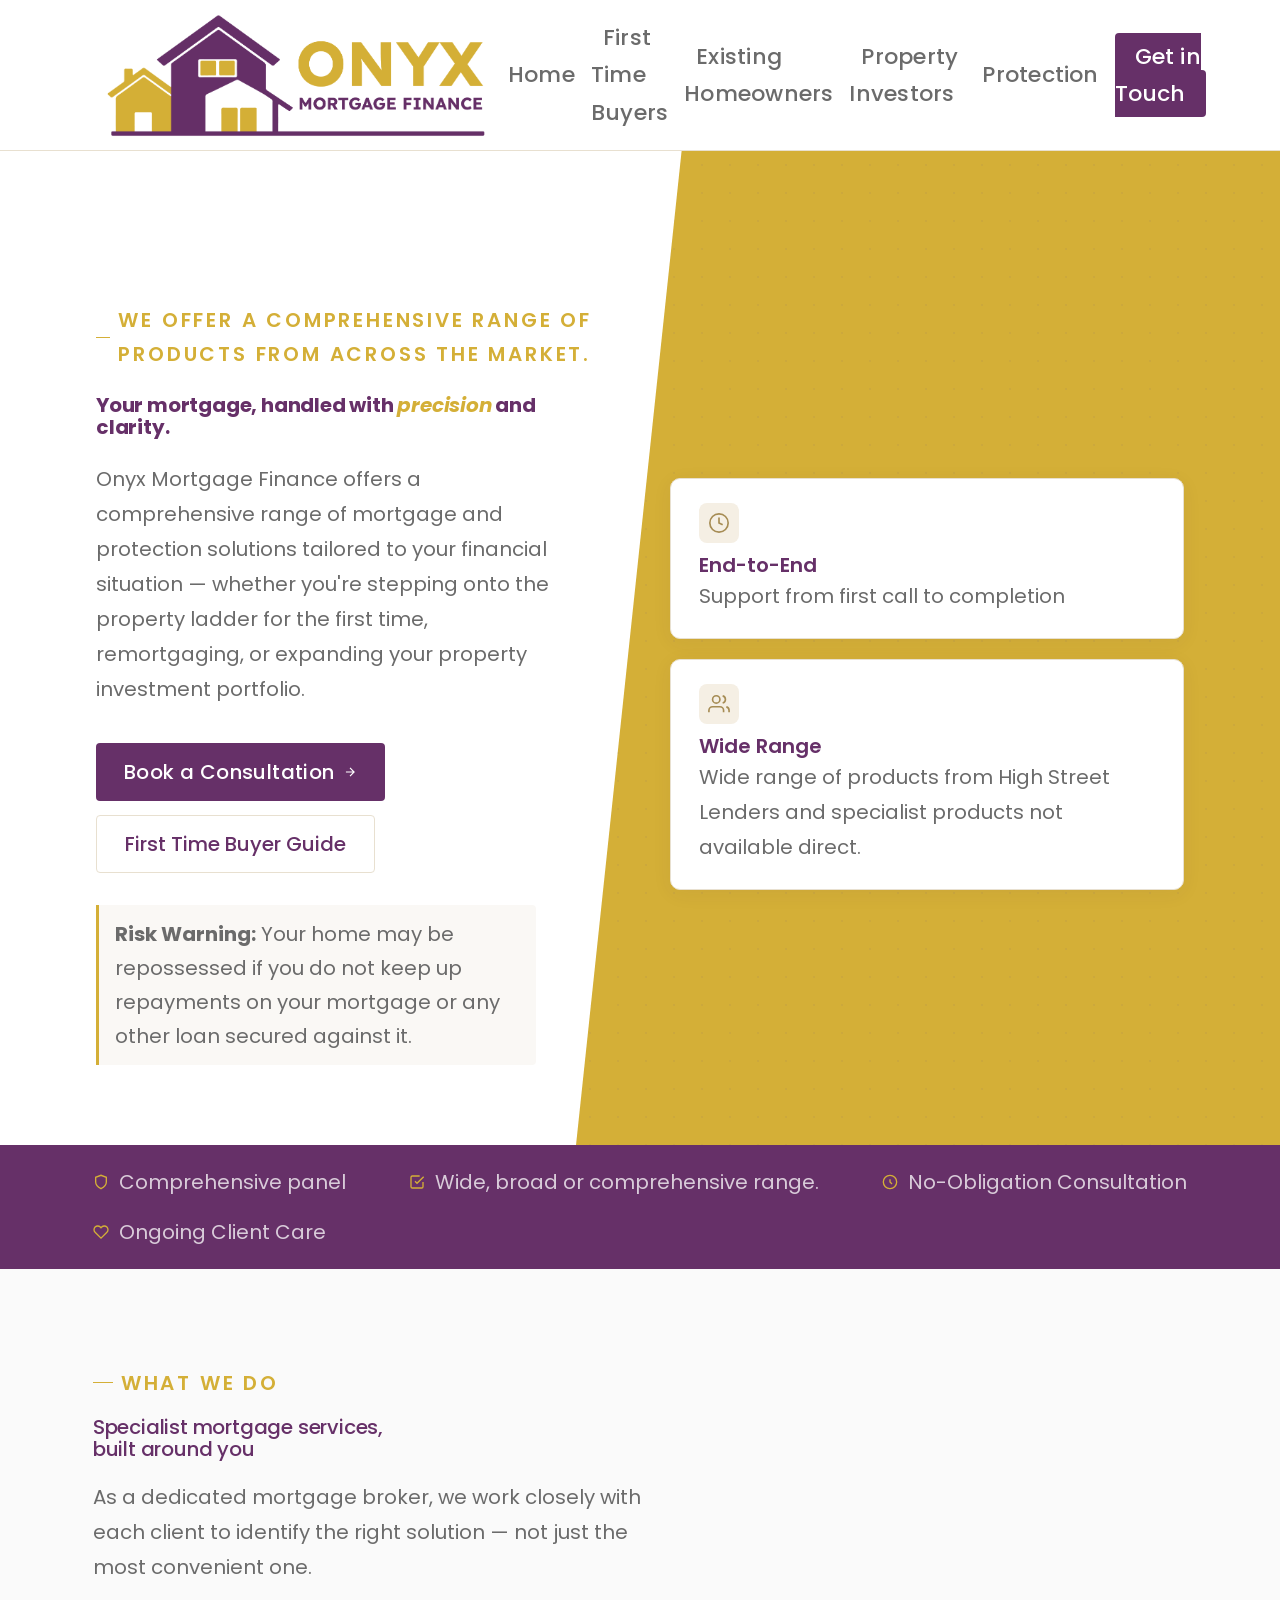
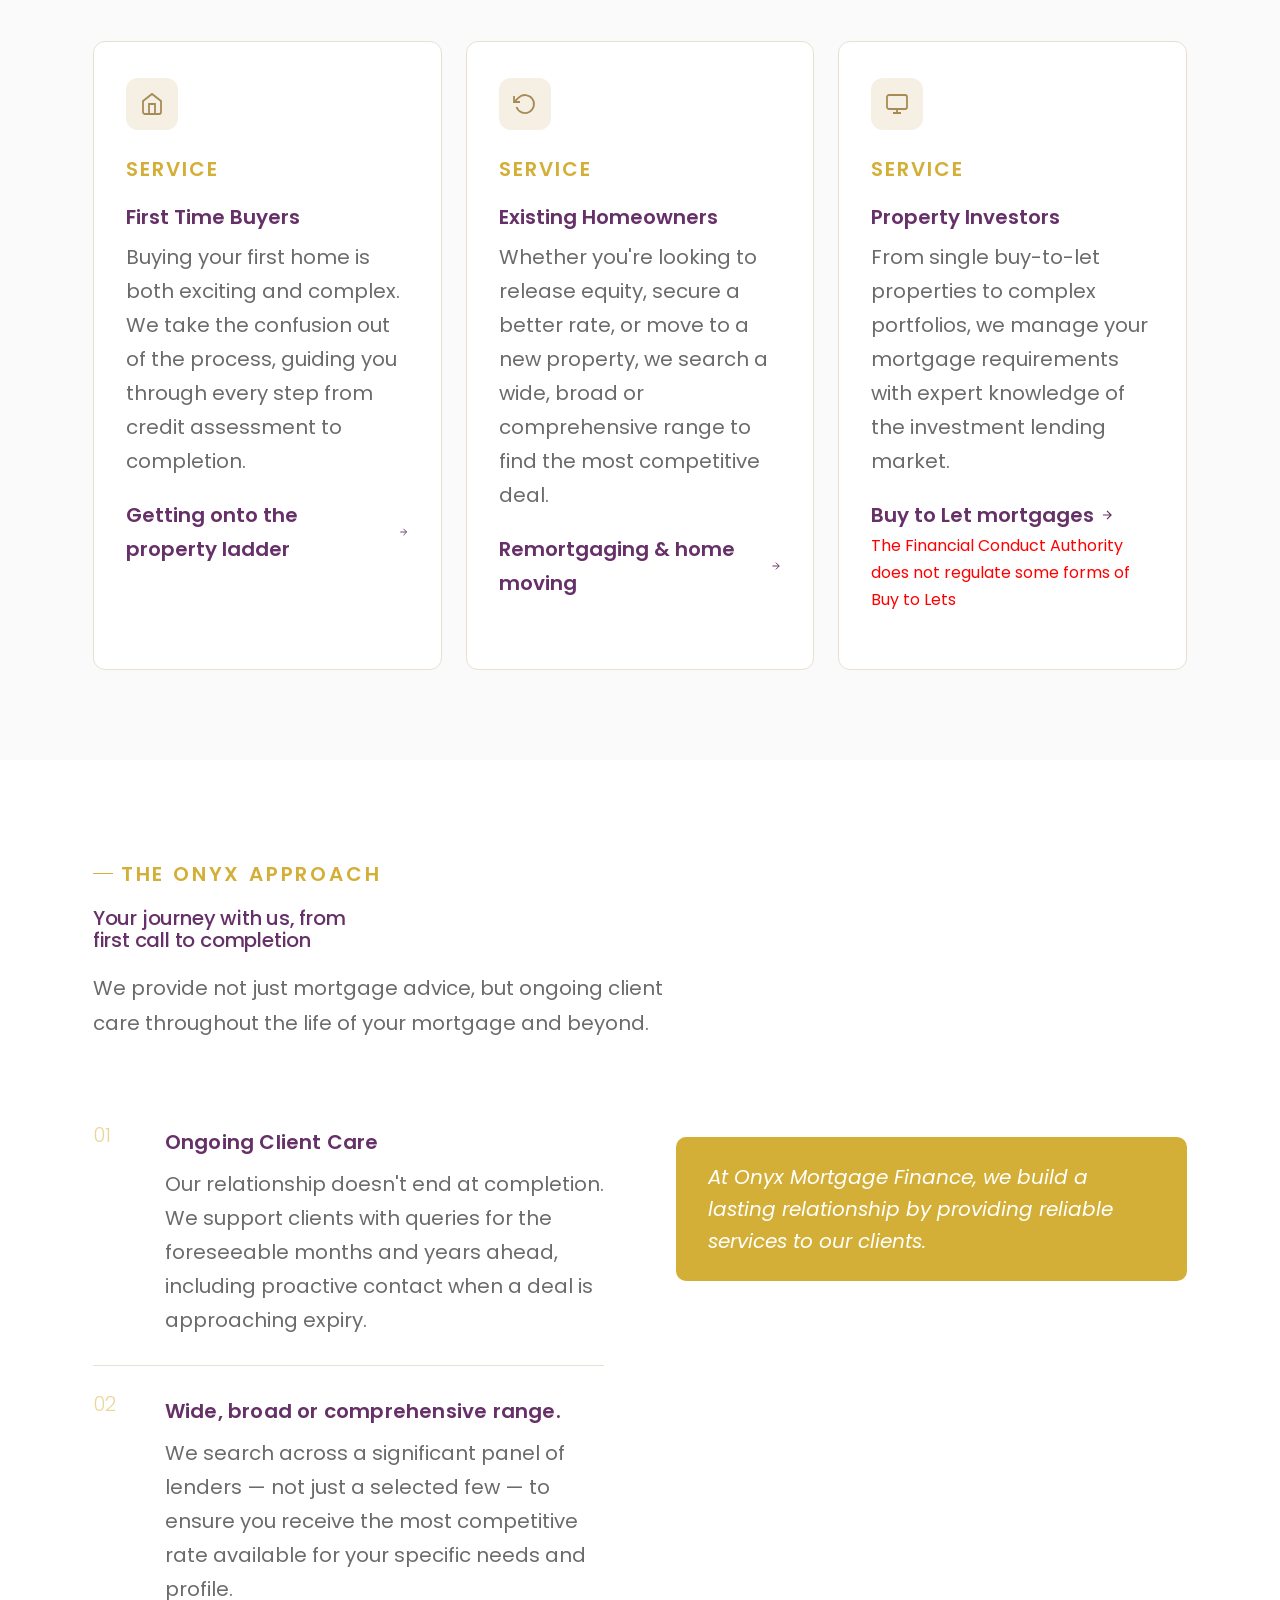
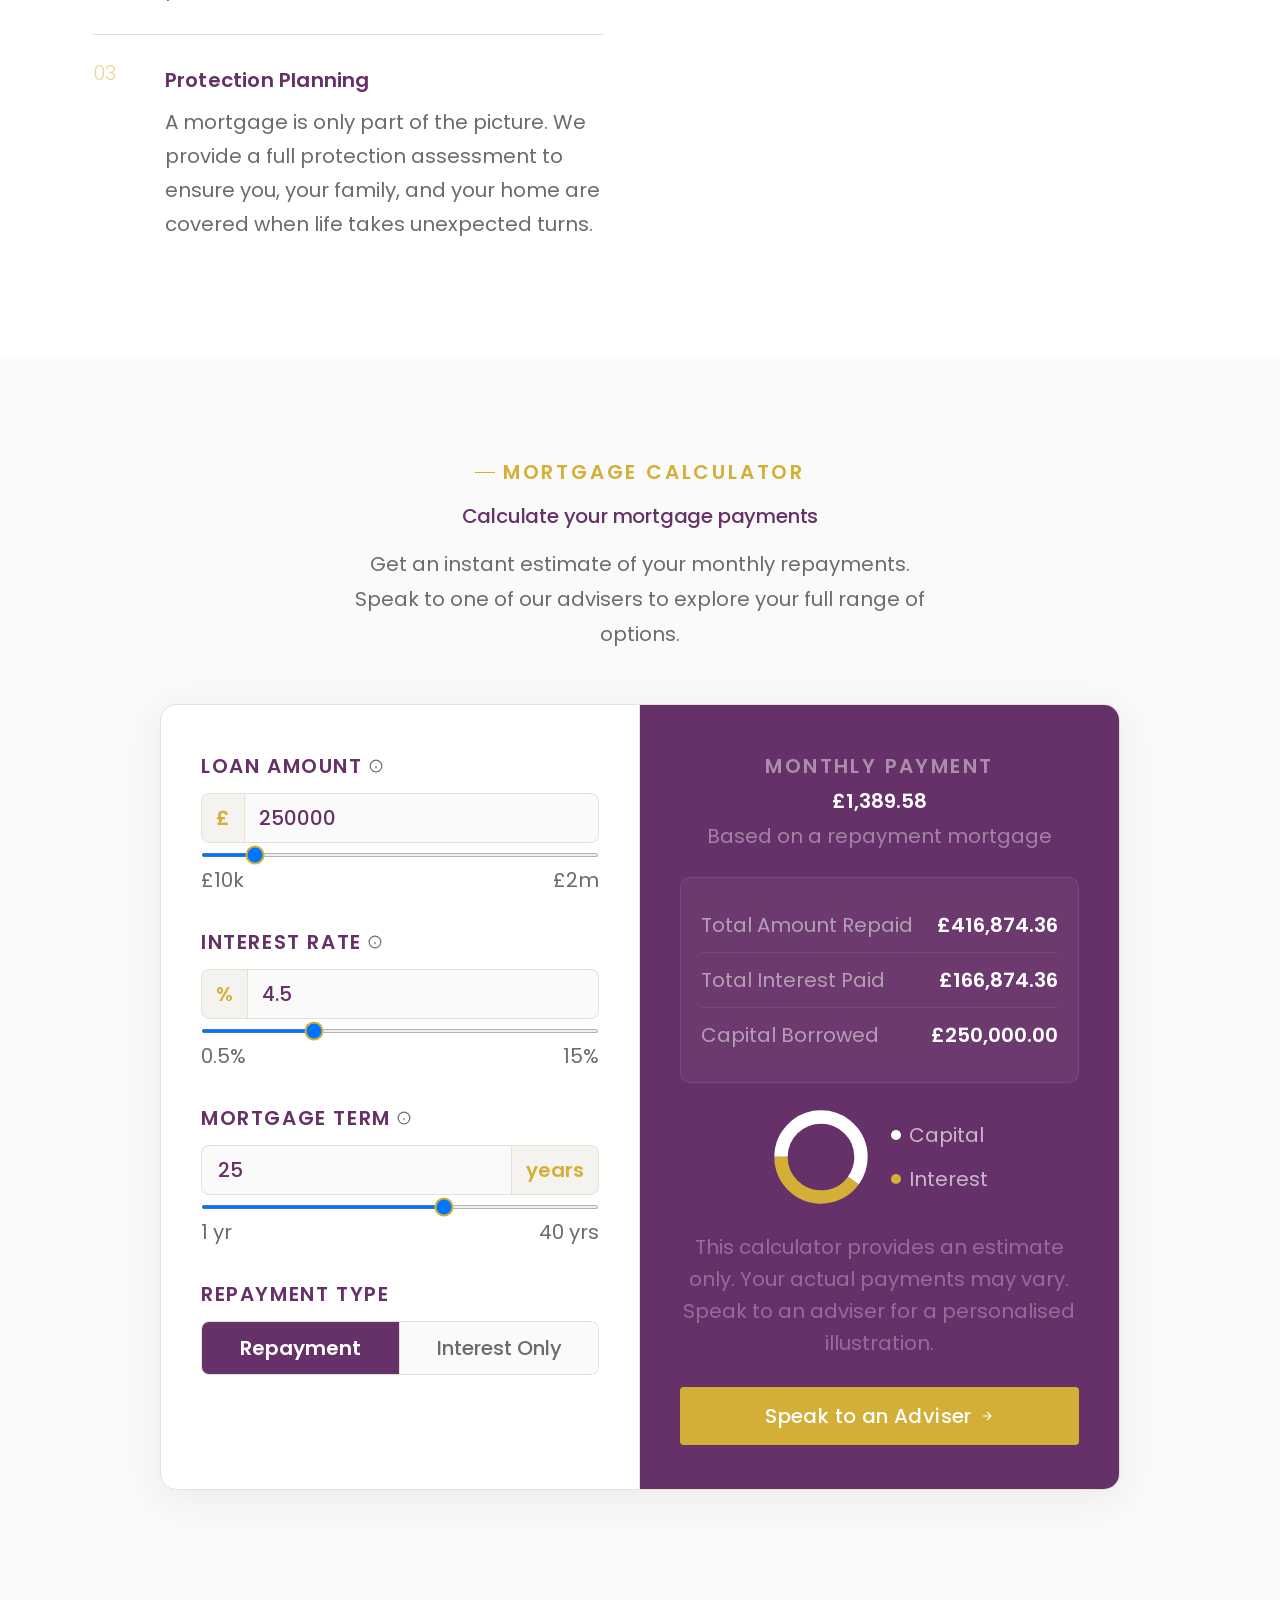
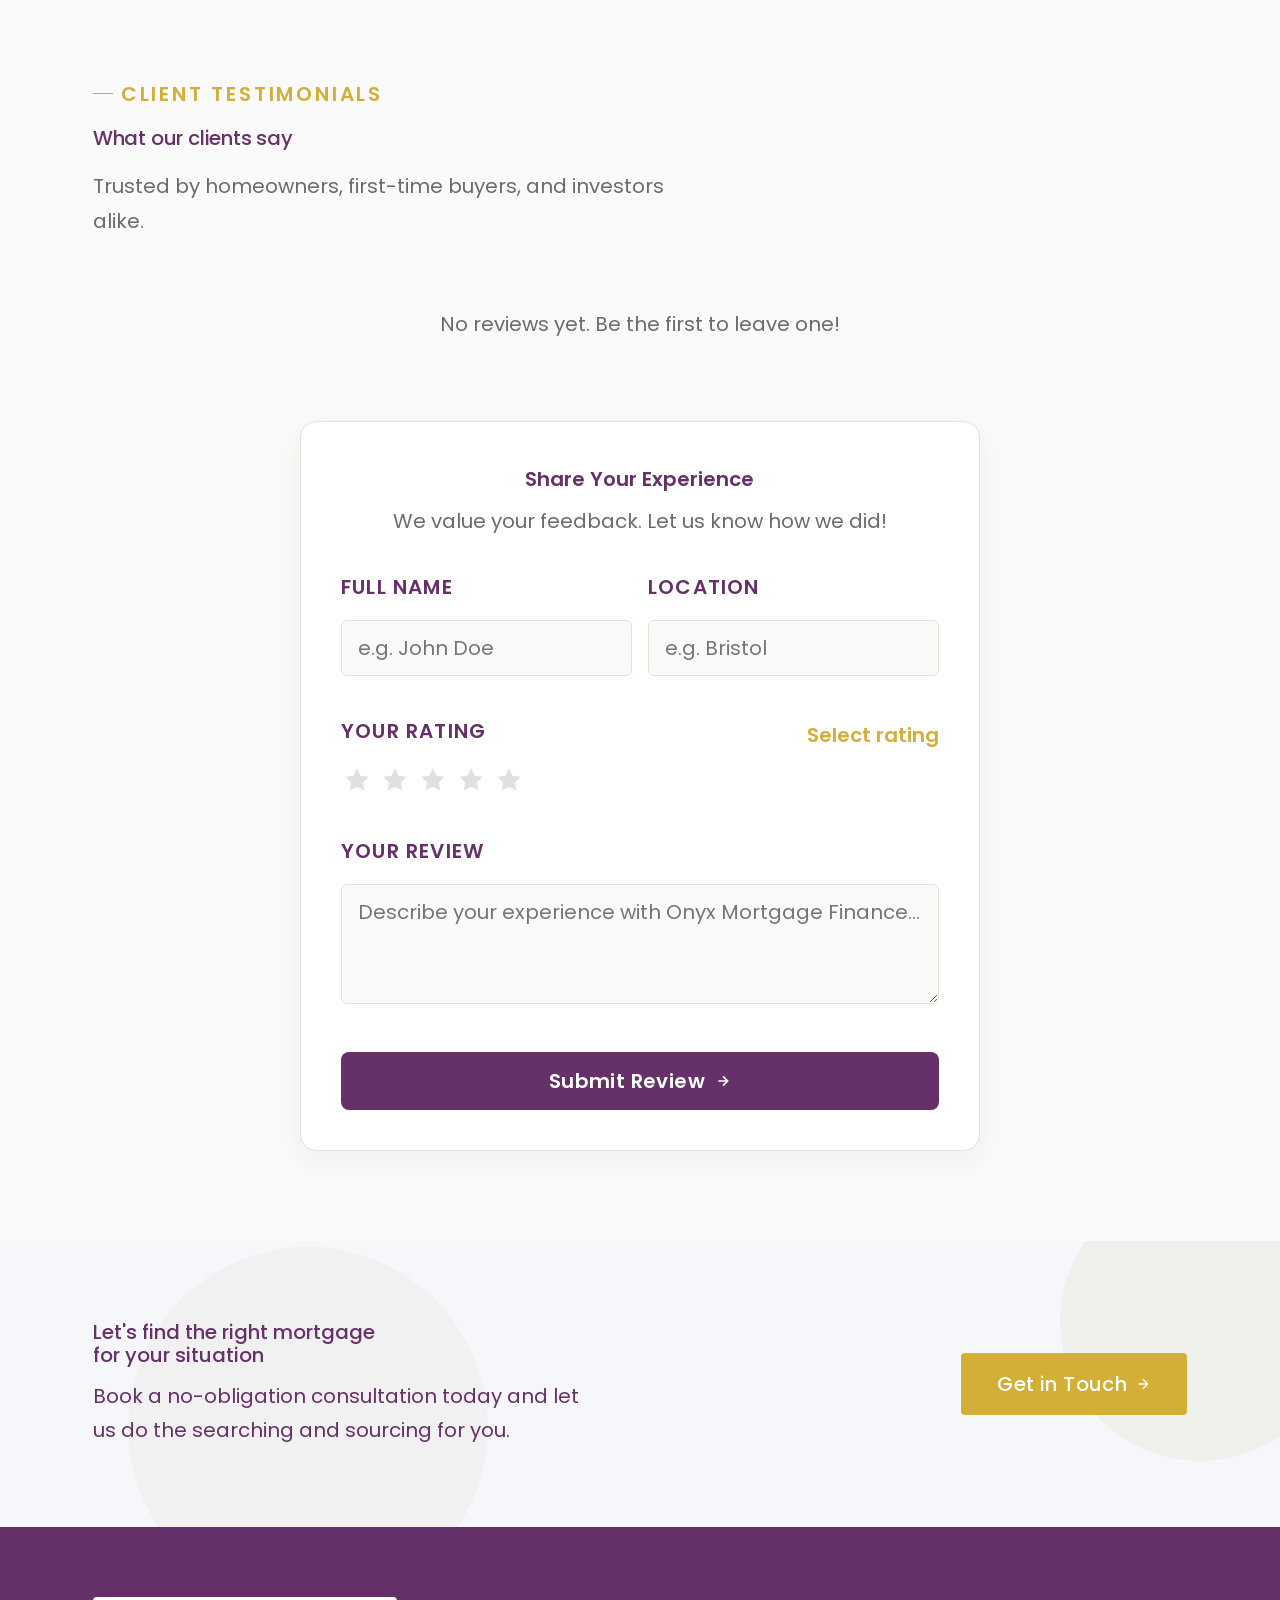
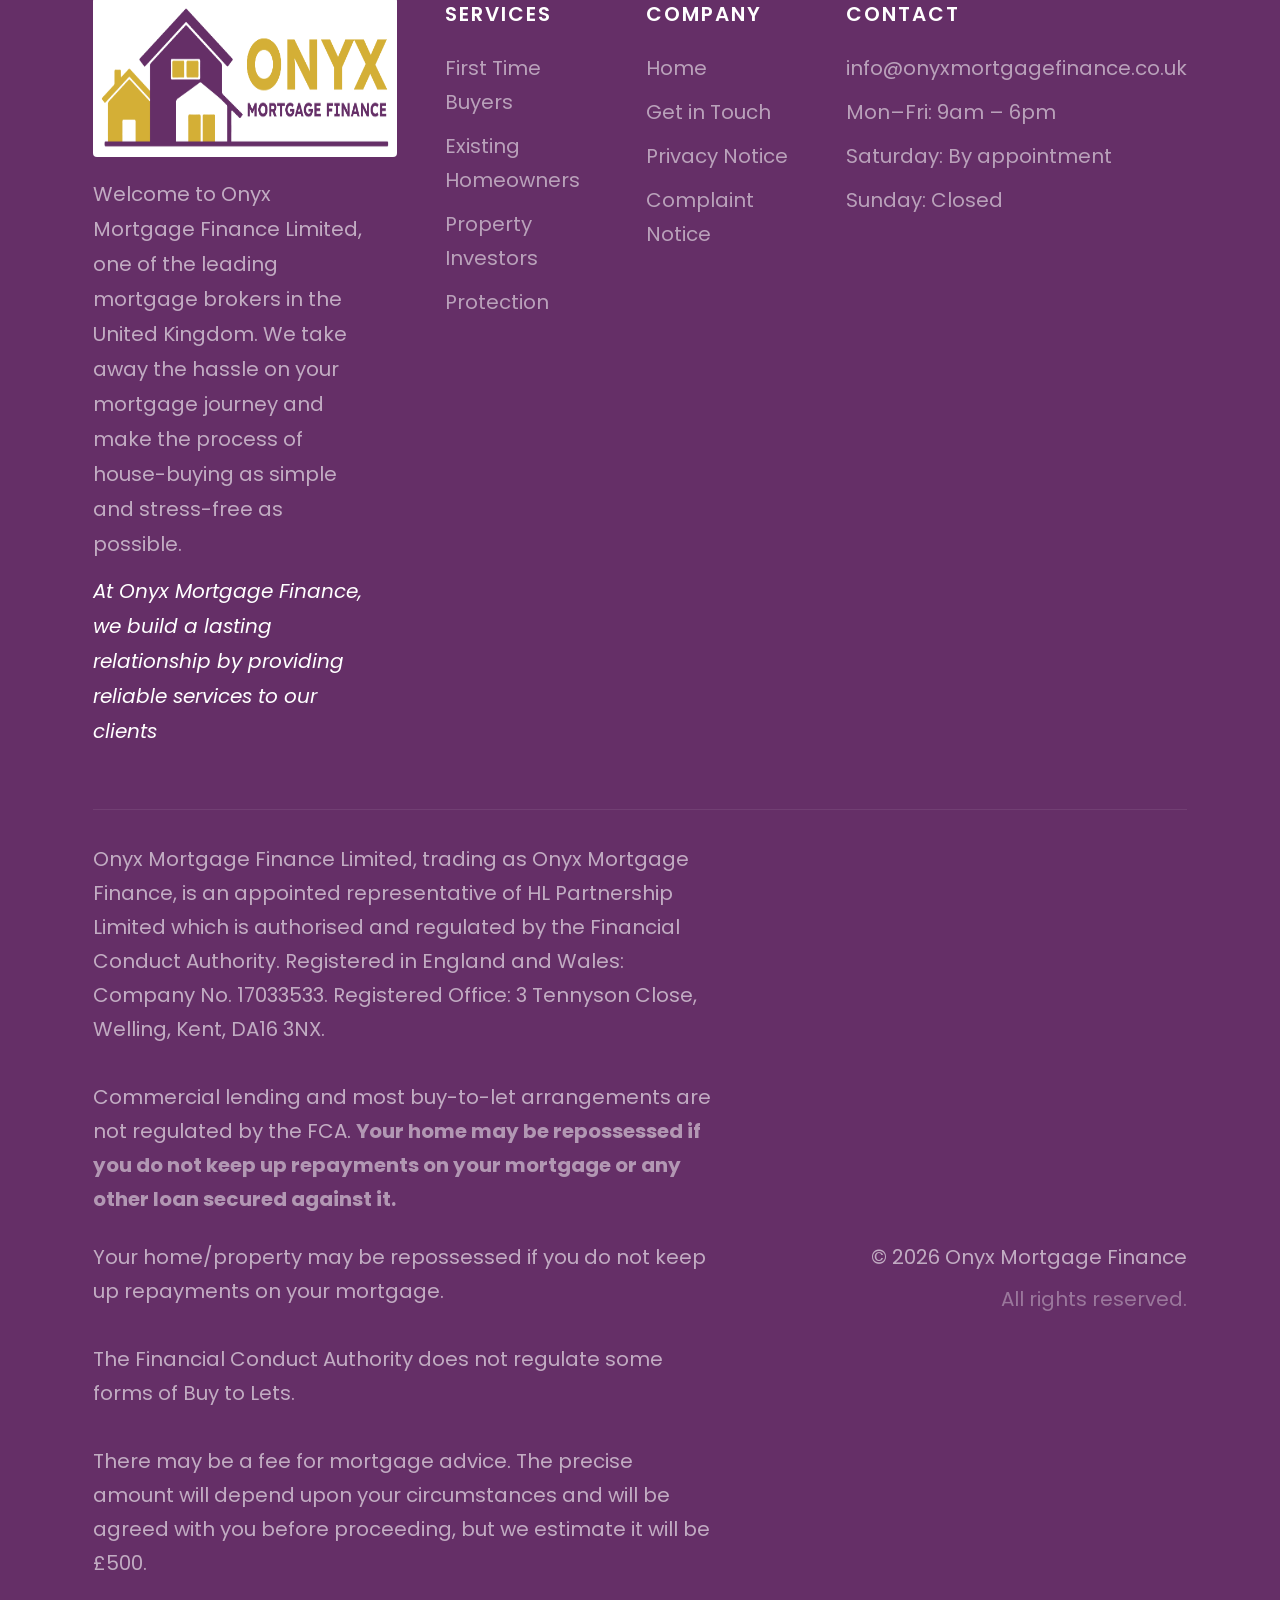
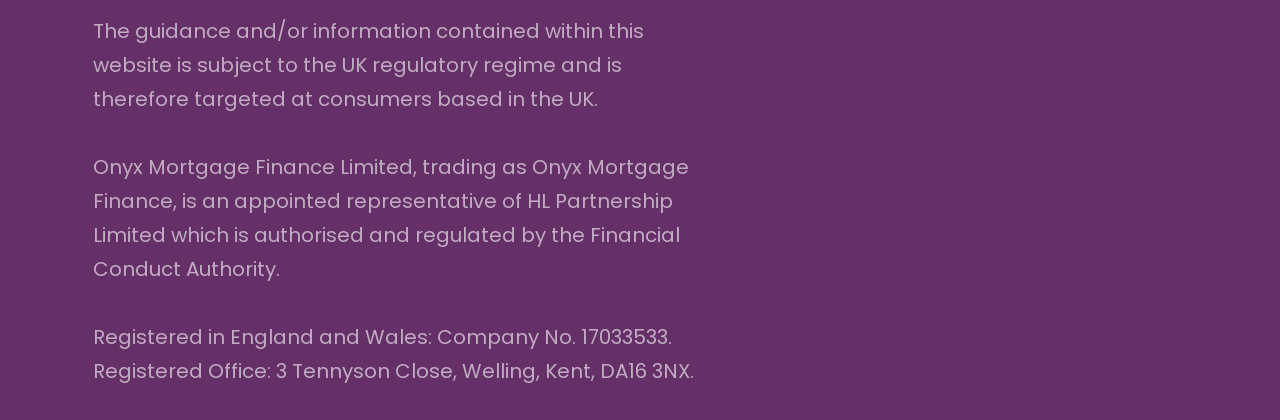
<file: index.html>
<!doctype html>
<html lang="en">
  <head>
    <meta charset="utf-8" />
    <meta content="width=device-width, initial-scale=1.0" name="viewport" />
    <title>
      Onyx Mortgage Finance – Your mortgage, handled with precision and clarity
    </title>
    <link rel="preconnect" href="https://fonts.googleapis.com" />
    <link rel="preconnect" href="https://fonts.gstatic.com" crossorigin />
    <link
      href="https://fonts.googleapis.com/css2?family=Poppins:ital,wght@0,100;0,200;0,300;0,400;0,500;0,600;0,700;0,800;0,900;1,100;1,200;1,300;1,400;1,500;1,600;1,700;1,800;1,900&display=swap"
      rel="stylesheet"
    />
    <link href="./favicon.jpg" rel="icon" />
    <link href="./styles.css" rel="stylesheet" />
  </head>
  <body>
    <nav id="main-nav">
      <div class="nav-inner">
        <a class="nav-logo" href="index.html">
          <div class="nav-logo-mark">
            <img alt="site logo" src="./logos/logo.png" />
          </div>
        </a>
        <ul class="nav-links">
          <li><a href="index.html" id="nav-home">Home</a></li>
          <li><a href="first-time.html">First Time Buyers</a></li>
          <li><a href="homeowners.html">Existing Homeowners</a></li>
          <li><a href="investors.html">Property Investors</a></li>
          <li><a href="protection.html">Protection</a></li>
          <li>
            <a class="nav-cta" href="contact.html">Get in Touch</a>
          </li>
        </ul>
        <div class="hamburger" id="hamburger" onclick="toggleMenu()">
          <span></span><span></span><span></span>
        </div>
      </div>
    </nav>

    <div class="mobile-menu" id="mobile-menu">
      <a href="index.html">Home</a>
      <a href="first-time.html">First Time Buyers</a>
      <a href="homeowners.html">Existing Homeowners</a>
      <a href="investors.html">Property Investors</a>
      <a href="protection.html">Protection</a>
      <a href="privacy.html">Privacy Notice</a>
      <a href="contact.html">Get in Touch</a>
    </div>

    <div class="page active" id="page-home">
      <!-- HERO -->
      <section class="hero">
        <div class="hero-bg-pattern"></div>
        <div class="hero-bg-dots"></div>
        <div class="hero-inner">
          <div class="hero-content">
            <div class="hero-label">
              We offer a comprehensive range of products from across the market.
            </div>
            <h1>Your mortgage, handled with <em>precision</em> and clarity.</h1>
            <p>
              Onyx Mortgage Finance offers a comprehensive range of mortgage and
              protection solutions tailored to your financial situation —
              whether you're stepping onto the property ladder for the first
              time, remortgaging, or expanding your property investment
              portfolio.
            </p>
            <div class="hero-buttons">
              <button
                class="btn-primary"
                onclick="window.location.href = 'contact.html'"
              >
                Book a Consultation
                <svg
                  fill="none"
                  height="14"
                  stroke="currentColor"
                  stroke-width="2"
                  viewbox="0 0 24 24"
                  width="14"
                >
                  <path d="M5 12h14M12 5l7 7-7 7"></path>
                </svg>
              </button>
              <button
                class="btn-secondary"
                onclick="window.location.href = 'first-time.html'"
              >
                First Time Buyer Guide
              </button>
            </div>
            <div class="hero-risk">
              <strong>Risk Warning:</strong> Your home may be repossessed if you
              do not keep up repayments on your mortgage or any other loan
              secured against it.
            </div>
          </div>
          <div class="hero-stats">
            <div class="hero-stat-card">
              <div class="hero-stat-icon">
                <svg
                  fill="none"
                  height="22"
                  stroke="#A68C54"
                  stroke-width="1.8"
                  viewbox="0 0 24 24"
                  width="22"
                >
                  <circle cx="12" cy="12" r="10"></circle>
                  <polyline points="12 6 12 12 16 14"></polyline>
                </svg>
              </div>
              <h3>End-to-End</h3>
              <p>Support from first call to completion</p>
            </div>
            <div class="hero-stat-card">
              <div class="hero-stat-icon">
                <svg
                  fill="none"
                  height="22"
                  stroke="#A68C54"
                  stroke-width="1.8"
                  viewbox="0 0 24 24"
                  width="22"
                >
                  <path d="M17 21v-2a4 4 0 00-4-4H5a4 4 0 00-4 4v2"></path>
                  <circle cx="9" cy="7" r="4"></circle>
                  <path
                    d="M23 21v-2a4 4 0 00-3-3.87M16 3.13a4 4 0 010 7.75"
                  ></path>
                </svg>
              </div>
              <h3>Wide Range</h3>
              <p>
                Wide range of products from High Street Lenders and specialist
                products not available direct.
              </p>
            </div>
          </div>
        </div>
      </section>
      <!-- TRUST BAR -->
      <div class="trust-bar">
        <div class="trust-bar-inner">
          <div class="trust-item">
            <svg
              fill="none"
              height="16"
              stroke="currentColor"
              stroke-width="2"
              viewbox="0 0 24 24"
              width="16"
            >
              <path d="M12 22s8-4 8-10V5l-8-3-8 3v7c0 6 8 10 8 10z"></path>
            </svg>
            Comprehensive panel
          </div>
          <div class="trust-item">
            <svg
              fill="none"
              height="16"
              stroke="currentColor"
              stroke-width="2"
              viewbox="0 0 24 24"
              width="16"
            >
              <polyline points="9 11 12 14 22 4"></polyline>
              <path
                d="M21 12v7a2 2 0 01-2 2H5a2 2 0 01-2-2V5a2 2 0 012-2h11"
              ></path>
            </svg>
            Wide, broad or comprehensive range.
          </div>
          <div class="trust-item">
            <svg
              fill="none"
              height="16"
              stroke="currentColor"
              stroke-width="2"
              viewbox="0 0 24 24"
              width="16"
            >
              <circle cx="12" cy="12" r="10"></circle>
              <path d="M12 8v4l3 3"></path>
            </svg>
            No-Obligation Consultation
          </div>
          <div class="trust-item">
            <svg
              fill="none"
              height="16"
              stroke="currentColor"
              stroke-width="2"
              viewbox="0 0 24 24"
              width="16"
            >
              <path
                d="M20.84 4.61a5.5 5.5 0 00-7.78 0L12 5.67l-1.06-1.06a5.5 5.5 0 00-7.78 7.78l1.06 1.06L12 21.23l7.78-7.78 1.06-1.06a5.5 5.5 0 000-7.78z"
              ></path>
            </svg>
            Ongoing Client Care
          </div>
        </div>
      </div>
      <!-- SERVICES -->
      <section class="section services-section">
        <div class="section-inner">
          <div class="services-header">
            <div>
              <div class="section-label anim">What We Do</div>
              <h2 class="section-title anim" style="transition-delay: 0.1s">
                Specialist mortgage services,<br />built around you
              </h2>
              <p class="section-intro anim" style="transition-delay: 0.2s">
                As a dedicated mortgage broker, we work closely with each client
                to identify the right solution — not just the most convenient
                one.
              </p>
            </div>
          </div>
          <div class="services-grid">
            <div
              class="service-card anim"
              onclick="window.location.href = 'first-time.html'"
            >
              <div class="service-icon">
                <svg
                  fill="none"
                  height="24"
                  stroke="#A68C54"
                  stroke-width="1.8"
                  viewbox="0 0 24 24"
                  width="24"
                >
                  <path d="M3 9l9-7 9 7v11a2 2 0 01-2 2H5a2 2 0 01-2-2z"></path>
                  <polyline points="9 22 9 12 15 12 15 22"></polyline>
                </svg>
              </div>
              <div class="service-sub">Service</div>
              <h3>First Time Buyers</h3>
              <p>
                Buying your first home is both exciting and complex. We take the
                confusion out of the process, guiding you through every step
                from credit assessment to completion.
              </p>
              <div class="service-link">
                Getting onto the property ladder
                <svg
                  fill="none"
                  height="14"
                  stroke="currentColor"
                  stroke-width="2"
                  viewbox="0 0 24 24"
                  width="14"
                >
                  <path d="M5 12h14M12 5l7 7-7 7"></path>
                </svg>
              </div>
            </div>
            <div
              class="service-card anim"
              onclick="window.location.href = 'homeowners.html'"
              style="transition-delay: 0.1s"
            >
              <div class="service-icon">
                <svg
                  fill="none"
                  height="24"
                  stroke="#A68C54"
                  stroke-width="1.8"
                  viewbox="0 0 24 24"
                  width="24"
                >
                  <polyline points="1 4 1 10 7 10"></polyline>
                  <path d="M3.51 15a9 9 0 102.13-9.36L1 10"></path>
                </svg>
              </div>
              <div class="service-sub">Service</div>
              <h3>Existing Homeowners</h3>
              <p>
                Whether you're looking to release equity, secure a better rate,
                or move to a new property, we search a wide, broad or
                comprehensive range to find the most competitive deal.
              </p>
              <div class="service-link">
                Remortgaging &amp; home moving
                <svg
                  fill="none"
                  height="14"
                  stroke="currentColor"
                  stroke-width="2"
                  viewbox="0 0 24 24"
                  width="14"
                >
                  <path d="M5 12h14M12 5l7 7-7 7"></path>
                </svg>
              </div>
            </div>
            <div
              class="service-card anim"
              onclick="window.location.href = 'investors.html'"
              style="transition-delay: 0.2s"
            >
              <div class="service-icon">
                <svg
                  fill="none"
                  height="24"
                  stroke="#A68C54"
                  stroke-width="1.8"
                  viewbox="0 0 24 24"
                  width="24"
                >
                  <rect height="14" rx="2" width="20" x="2" y="3"></rect>
                  <line x1="8" x2="16" y1="21" y2="21"></line>
                  <line x1="12" x2="12" y1="17" y2="21"></line>
                </svg>
              </div>
              <div class="service-sub">Service</div>
              <h3>Property Investors</h3>
              <p>
                From single buy-to-let properties to complex portfolios, we
                manage your mortgage requirements with expert knowledge of the
                investment lending market.
              </p>
              <div class="service-link">
                Buy to Let mortgages
                <svg
                  fill="none"
                  height="14"
                  stroke="currentColor"
                  stroke-width="2"
                  viewbox="0 0 24 24"
                  width="14"
                >
                  <path d="M5 12h14M12 5l7 7-7 7"></path>
                </svg>
              </div>
              <p style="font-size: 16px !important; color: red">
                The Financial Conduct Authority does not regulate some forms of
                Buy to Lets
              </p>
            </div>
          </div>
        </div>
      </section>
      <!-- APPROACH -->
      <section class="section approach-section">
        <div class="section-inner">
          <div class="section-label anim">The Onyx Approach</div>
          <h2 class="section-title anim" style="transition-delay: 0.1s">
            Your journey with us, from<br />first call to completion
          </h2>
          <p class="section-intro anim" style="transition-delay: 0.2s">
            We provide not just mortgage advice, but ongoing client care
            throughout the life of your mortgage and beyond.
          </p>
          <div class="approach-grid">
            <div class="approach-steps anim" style="transition-delay: 0.1s">
              <div class="approach-step">
                <div class="step-num">01</div>
                <div class="step-content">
                  <h4>Ongoing Client Care</h4>
                  <p>
                    Our relationship doesn't end at completion. We support
                    clients with queries for the foreseeable months and years
                    ahead, including proactive contact when a deal is
                    approaching expiry.
                  </p>
                </div>
              </div>
              <div class="approach-step">
                <div class="step-num">02</div>
                <div class="step-content">
                  <h4>Wide, broad or comprehensive range.</h4>
                  <p>
                    We search across a significant panel of lenders — not just a
                    selected few — to ensure you receive the most competitive
                    rate available for your specific needs and profile.
                  </p>
                </div>
              </div>
              <div class="approach-step">
                <div class="step-num">03</div>
                <div class="step-content">
                  <h4>Protection Planning</h4>
                  <p>
                    A mortgage is only part of the picture. We provide a full
                    protection assessment to ensure you, your family, and your
                    home are covered when life takes unexpected turns.
                  </p>
                </div>
              </div>
            </div>
            <div class="anim" style="transition-delay: 0.25s">
              <!-- <div class="approach-quote">
                <blockquote>
                  "Onyx Mortgage Finance found us a deal that saved over £200 a
                  month without affecting our mortgage term. The clarity and
                  care throughout the process was outstanding."
                </blockquote>
                <cite>— Client Testimonial</cite>
              </div> -->
              <div class="trust-statement">
                <p>
                  At Onyx Mortgage Finance, we build a lasting relationship by
                  providing reliable services to our clients.
                </p>
              </div>
            </div>
          </div>
        </div>
      </section>
      <!-- CALCULATOR SECTION -->
      <section class="section calc-section">
        <div class="section-inner">
          <div class="calc-header anim">
            <div class="section-label">Mortgage Calculator</div>
            <h2 class="section-title">Calculate your mortgage payments</h2>
            <p class="section-intro">
              Get an instant estimate of your monthly repayments. Speak to one
              of our advisers to explore your full range of options.
            </p>
          </div>
          <div class="calc-wrapper anim" style="transition-delay: 0.15s">
            <!-- LEFT: INPUTS -->
            <div class="calc-inputs">
              <div class="calc-field-group">
                <label class="calc-label">
                  Loan Amount
                  <span
                    class="calc-tooltip"
                    title="The total amount you wish to borrow"
                  >
                    <svg
                      fill="none"
                      height="14"
                      stroke="currentColor"
                      stroke-width="2"
                      viewbox="0 0 24 24"
                      width="14"
                    >
                      <circle cx="12" cy="12" r="10"></circle>
                      <line x1="12" x2="12" y1="16" y2="12"></line>
                      <line x1="12" x2="12.01" y1="8" y2="8"></line>
                    </svg>
                  </span>
                </label>
                <div class="calc-input-wrap">
                  <span class="calc-prefix">£</span>
                  <input
                    class="calc-input"
                    id="calc-amount"
                    max="5000000"
                    min="10000"
                    step="1000"
                    type="number"
                    value="250000"
                  />
                </div>
                <input
                  class="calc-range"
                  id="calc-amount-range"
                  max="2000000"
                  min="10000"
                  step="5000"
                  type="range"
                  value="250000"
                />
                <div class="calc-range-labels">
                  <span>£10k</span><span>£2m</span>
                </div>
              </div>
              <div class="calc-field-group">
                <label class="calc-label">
                  Interest Rate
                  <span
                    class="calc-tooltip"
                    title="The annual interest rate on your mortgage"
                  >
                    <svg
                      fill="none"
                      height="14"
                      stroke="currentColor"
                      stroke-width="2"
                      viewbox="0 0 24 24"
                      width="14"
                    >
                      <circle cx="12" cy="12" r="10"></circle>
                      <line x1="12" x2="12" y1="16" y2="12"></line>
                      <line x1="12" x2="12.01" y1="8" y2="8"></line>
                    </svg>
                  </span>
                </label>
                <div class="calc-input-wrap">
                  <span class="calc-prefix">%</span>
                  <input
                    class="calc-input"
                    id="calc-rate"
                    max="20"
                    min="0.1"
                    step="0.05"
                    type="number"
                    value="4.5"
                  />
                </div>
                <input
                  class="calc-range"
                  id="calc-rate-range"
                  max="15"
                  min="0.5"
                  step="0.05"
                  type="range"
                  value="4.5"
                />
                <div class="calc-range-labels">
                  <span>0.5%</span><span>15%</span>
                </div>
              </div>
              <div class="calc-field-group">
                <label class="calc-label">
                  Mortgage Term
                  <span
                    class="calc-tooltip"
                    title="The number of years over which you repay the mortgage"
                  >
                    <svg
                      fill="none"
                      height="14"
                      stroke="currentColor"
                      stroke-width="2"
                      viewbox="0 0 24 24"
                      width="14"
                    >
                      <circle cx="12" cy="12" r="10"></circle>
                      <line x1="12" x2="12" y1="16" y2="12"></line>
                      <line x1="12" x2="12.01" y1="8" y2="8"></line>
                    </svg>
                  </span>
                </label>
                <div class="calc-input-wrap">
                  <input
                    class="calc-input"
                    id="calc-term"
                    max="40"
                    min="1"
                    step="1"
                    style="padding-left: 16px"
                    type="number"
                    value="25"
                  />
                  <span class="calc-suffix">years</span>
                </div>
                <input
                  class="calc-range"
                  id="calc-term-range"
                  max="40"
                  min="1"
                  step="1"
                  type="range"
                  value="25"
                />
                <div class="calc-range-labels">
                  <span>1 yr</span><span>40 yrs</span>
                </div>
              </div>
              <div class="calc-field-group">
                <label class="calc-label">Repayment Type</label>
                <div class="calc-toggle-group">
                  <button
                    class="calc-toggle active"
                    id="toggle-repayment"
                    onclick="setRepaymentType('repayment')"
                  >
                    Repayment
                  </button>
                  <button
                    class="calc-toggle"
                    id="toggle-interest"
                    onclick="setRepaymentType('interest')"
                  >
                    Interest Only
                  </button>
                </div>
              </div>
            </div>
            <!-- end inputs -->
            <!-- RIGHT: RESULTS -->
            <div class="calc-results">
              <div class="calc-results-top">
                <p class="calc-results-label">Monthly Payment</p>
                <div class="calc-monthly" id="calc-monthly">£0</div>
                <p class="calc-repayment-note" id="calc-repayment-note">
                  Based on a repayment mortgage
                </p>
              </div>
              <div class="calc-breakdown">
                <div class="calc-breakdown-item">
                  <span class="calc-breakdown-label">Total Amount Repaid</span>
                  <span class="calc-breakdown-value" id="calc-total">£0</span>
                </div>
                <div class="calc-breakdown-divider"></div>
                <div class="calc-breakdown-item">
                  <span class="calc-breakdown-label">Total Interest Paid</span>
                  <span class="calc-breakdown-value" id="calc-interest"
                    >£0</span
                  >
                </div>
                <div class="calc-breakdown-divider"></div>
                <div class="calc-breakdown-item">
                  <span class="calc-breakdown-label">Capital Borrowed</span>
                  <span class="calc-breakdown-value" id="calc-capital">£0</span>
                </div>
              </div>
              <!-- DONUT CHART -->
              <div class="calc-chart-wrap">
                <svg class="calc-donut" id="calc-donut" viewbox="0 0 120 120">
                  <circle
                    class="calc-donut-bg"
                    cx="60"
                    cy="60"
                    fill="none"
                    r="48"
                    stroke-width="16"
                  ></circle>
                  <circle
                    class="calc-donut-capital"
                    cx="60"
                    cy="60"
                    fill="none"
                    id="calc-donut-capital"
                    r="48"
                    stroke-dasharray="0 301.6"
                    stroke-dashoffset="75.4"
                    stroke-width="16"
                  ></circle>
                  <circle
                    class="calc-donut-interest"
                    cx="60"
                    cy="60"
                    fill="none"
                    id="calc-donut-interest"
                    r="48"
                    stroke-dasharray="0 301.6"
                    stroke-dashoffset="75.4"
                    stroke-width="16"
                  ></circle>
                </svg>
                <div class="calc-chart-legend">
                  <span class="calc-legend-item"
                    ><i
                      class="calc-legend-dot"
                      style="background: var(--white)"
                    ></i
                    >Capital</span
                  >
                  <span class="calc-legend-item"
                    ><i
                      class="calc-legend-dot"
                      style="background: var(--gold)"
                    ></i
                    >Interest</span
                  >
                </div>
              </div>
              <div class="calc-disclaimer">
                This calculator provides an estimate only. Your actual payments
                may vary. Speak to an adviser for a personalised illustration.
              </div>
              <button
                class="btn-primar speak"
                onclick="window.location.href = 'contact.html'"
                style="width: 100%; justify-content: center; margin-top: 4px"
              >
                Speak to an Adviser
                <svg
                  fill="none"
                  height="14"
                  stroke="currentColor"
                  stroke-width="2"
                  viewbox="0 0 24 24"
                  width="14"
                >
                  <path d="M5 12h14M12 5l7 7-7 7"></path>
                </svg>
              </button>
            </div>
            <!-- end results -->
          </div>
          <!-- end wrapper -->
        </div>
      </section>

      <!-- END CALCULATOR SECTION -->
      <!-- TESTIMONIALS -->
      <section class="section testimonials-section">
        <div class="section-inner">
          <div class="section-label anim">Client Testimonials</div>
          <h2 class="section-title anim" style="transition-delay: 0.1s">
            What our clients say
          </h2>
          <p class="section-intro anim" style="transition-delay: 0.2s">
            Trusted by homeowners, first-time buyers, and investors alike.
          </p>

          <!-- Reviews Grid (loaded dynamically) -->
          <div class="testimonials-grid" id="reviews-container">
            <div style="grid-column: 1 / -1; text-align: center; padding: 40px; color: var(--text-light);">
              Loading testimonials...
            </div>
          </div>

          <!-- Review Submission Form Card -->
          <div class="review-form-container anim" style="transition-delay: 0.3s">
            <div class="review-form-header">
              <h3>Share Your Experience</h3>
              <p>We value your feedback. Let us know how we did!</p>
            </div>
            
            <form id="review-submission-form" class="review-form" onsubmit="event.preventDefault();">
              <div class="form-row">
                <div class="form-group">
                  <label for="review-name">Full Name</label>
                  <input type="text" id="review-name" placeholder="e.g. John Doe" required />
                </div>
                <div class="form-group">
                  <label for="review-location">Location</label>
                  <input type="text" id="review-location" placeholder="e.g. Bristol" required />
                </div>
              </div>
              
              <div class="form-group">
                <div class="rating-label-wrapper">
                  <label>Your Rating</label>
                  <span class="rating-value-display" id="rating-value-display">Select rating</span>
                </div>
                <div class="rating-stars-input" id="rating-stars-input">
                  <button type="button" class="star-input-btn" data-value="1" aria-label="1 star">
                    <svg viewBox="0 0 24 24"><polygon points="12 2 15.09 8.26 22 9.27 17 14.14 18.18 21.02 12 17.77 5.82 21.02 7 14.14 2 9.27 8.91 8.26 12 2"></polygon></svg>
                  </button>
                  <button type="button" class="star-input-btn" data-value="2" aria-label="2 stars">
                    <svg viewBox="0 0 24 24"><polygon points="12 2 15.09 8.26 22 9.27 17 14.14 18.18 21.02 12 17.77 5.82 21.02 7 14.14 2 9.27 8.91 8.26 12 2"></polygon></svg>
                  </button>
                  <button type="button" class="star-input-btn" data-value="3" aria-label="3 stars">
                    <svg viewBox="0 0 24 24"><polygon points="12 2 15.09 8.26 22 9.27 17 14.14 18.18 21.02 12 17.77 5.82 21.02 7 14.14 2 9.27 8.91 8.26 12 2"></polygon></svg>
                  </button>
                  <button type="button" class="star-input-btn" data-value="4" aria-label="4 stars">
                    <svg viewBox="0 0 24 24"><polygon points="12 2 15.09 8.26 22 9.27 17 14.14 18.18 21.02 12 17.77 5.82 21.02 7 14.14 2 9.27 8.91 8.26 12 2"></polygon></svg>
                  </button>
                  <button type="button" class="star-input-btn" data-value="5" aria-label="5 stars">
                    <svg viewBox="0 0 24 24"><polygon points="12 2 15.09 8.26 22 9.27 17 14.14 18.18 21.02 12 17.77 5.82 21.02 7 14.14 2 9.27 8.91 8.26 12 2"></polygon></svg>
                  </button>
                </div>
                <input type="hidden" id="review-rating-val" value="" required />
              </div>
              
              <div class="form-group">
                <label for="review-text">Your Review</label>
                <textarea id="review-text" rows="4" placeholder="Describe your experience with Onyx Mortgage Finance..." required></textarea>
              </div>
              
              <button type="submit" id="btn-submit-review" class="btn-submit-review">
                Submit Review
                <svg width="16" height="16" viewBox="0 0 24 24" fill="none" stroke="currentColor" stroke-width="2.5"><path d="M5 12h14M12 5l7 7-7 7"></path></svg>
              </button>
            </form>
          </div>
        </div>
      </section>

      <!-- CTA STRIP -->
      <section class="cta-strip">
        <div class="cta-strip-inner">
          <div>
            <h2>Let's find the right mortgage<br />for your situation</h2>
            <p>
              Book a no-obligation consultation today and let us do the
              searching and sourcing for you.
            </p>
          </div>
          <button
            class="btn-gold"
            onclick="window.location.href = 'contact.html'"
          >
            Get in Touch
            <svg
              fill="none"
              height="16"
              stroke="currentColor"
              stroke-width="2"
              viewbox="0 0 24 24"
              width="16"
            >
              <path d="M5 12h14M12 5l7 7-7 7"></path>
            </svg>
          </button>
        </div>
      </section>
    </div>

    <footer id="main-footer">
      <div class="footer-inner">
        <div class="footer-top">
          <div class="footer-brand">
            <div
              class="footer-logo"
              onclick="window.location.href = 'index.html'"
            >
              <div class="footer-logo-mark">
                <img alt="site logo" src="./logos/logo.png" />
              </div>
            </div>
            <p>
              Welcome to Onyx Mortgage Finance Limited, one of the leading
              mortgage brokers in the United Kingdom. We take away the hassle on
              your mortgage journey and make the process of house-buying as
              simple and stress-free as possible.
            </p>
            <p
              style="
                margin-top: 12px;
                font-style: italic;
                color: white;
                font-size: 16px;
              "
            >
              At Onyx Mortgage Finance, we build a lasting relationship by
              providing reliable services to our clients
            </p>
          </div>
          <div class="footer-col">
            <h4>Services</h4>
            <a href="first-time.html">First Time Buyers</a>
            <a href="homeowners.html">Existing Homeowners</a>
            <a href="investors.html">Property Investors</a>
            <a href="protection.html">Protection</a>
          </div>
          <div class="footer-col">
            <h4>Company</h4>
            <a href="index.html">Home</a>
            <a href="contact.html">Get in Touch</a>
            <a href="privacy.html">Privacy Notice</a>
            <a href="complaint.html">Complaint Notice</a>
          </div>
          <div class="footer-col">
            <h4>Contact</h4>
            <a href="mailto:info@onyxmortgagefinance.co.uk"
              >info@onyxmortgagefinance.co.uk</a
            >
            <a>Mon–Fri: 9am – 6pm</a>
            <a>Saturday: By appointment</a>
            <a>Sunday: Closed</a>
          </div>
        </div>
        <div class="footer-divider"></div>
        <div class="footer-bottom">
          <div class="footer-legal">
            Onyx Mortgage Finance Limited, trading as Onyx Mortgage Finance, is
            an appointed representative of HL Partnership Limited which is
            authorised and regulated by the Financial Conduct Authority.
            Registered in England and Wales: Company No. 17033533. Registered
            Office: 3 Tennyson Close, Welling, Kent, DA16 3NX.<br /><br />
            Commercial lending and most buy-to-let arrangements are not
            regulated by the FCA.
            <strong style="color: rgba(255, 255, 255, 0.5)"
              >Your home may be repossessed if you do not keep up repayments on
              your mortgage or any other loan secured against it.</strong
            >
          </div>
          <div class="footer-legal">
            Your home/property may be repossessed if you do not keep up
            repayments on your mortgage. <br /><br />
            The Financial Conduct Authority does not regulate some forms of Buy
            to Lets. <br /><br />
            There may be a fee for mortgage advice. The precise amount will
            depend upon your circumstances and will be agreed with you before
            proceeding, but we estimate it will be £500. <br /><br />
            The guidance and/or information contained within this website is
            subject to the UK regulatory regime and is therefore targeted at
            consumers based in the UK. <br /><br />
            Onyx Mortgage Finance Limited, trading as Onyx Mortgage Finance, is
            an appointed representative of HL Partnership Limited which is
            authorised and regulated by the Financial Conduct Authority.
            <br /><br />
            Registered in England and Wales: Company No. 17033533. Registered
            Office: 3 Tennyson Close, Welling, Kent, DA16 3NX.
          </div>
          <div class="footer-copyright">
            <div style="color: rgba(255, 255, 255, 0.6); margin-bottom: 8px">
              © 2026 Onyx Mortgage Finance
            </div>
            <div>All rights reserved.</div>
          </div>
        </div>
      </div>
    </footer>

    <script src="main.js"></script>
    <script>
      // PARTNERS DATA
      const partners = [
        { name: 'NatWest', logo: 'natwest.png' },
        { name: 'Nationwide', logo: 'nationwide.png' },
        { name: 'Santander UK', logo: 'santander.png' },
        { name: 'Barclays', logo: 'barclays.png' },
        { name: 'HSBC UK', logo: 'hsbc.png' },
        { name: 'Halifax', logo: 'halifax.svg' },
        { name: 'TSB Bank', logo: 'tsb.png' },
        { name: 'Metro Bank', logo: 'metro-bank.png' },
        { name: 'The Co-operative Bank', logo: 'co-operative-bank.png' },
        { name: 'Clydesdale Bank', logo: 'clydesdale.png' },
        { name: 'Virgin Money', logo: 'virgin-money.png' },
        { name: 'Coventry Building Society', logo: 'coventry-bs.png' },
        { name: 'Skipton Building Society', logo: 'skipton-bs.png' },
        { name: 'Leeds Building Society', logo: 'leeds-bs.png' },
        { name: 'Principality Building Society', logo: 'principality-bs.png' },
        { name: 'Aldermore', logo: 'aldermore.png' },
        { name: 'Kent Reliance', logo: 'kent-reliance.png' },
        { name: 'Accord Mortgages', logo: 'accord-mortgages.png' },
        { name: 'Foundation Home Loans', logo: 'foundation-home-loans.png' },
        { name: 'Kensington Mortgages', logo: 'kensington-mortgages.png' },
      ];

      function buildPartners() {
        const track = document.getElementById('partners-track');
        const all = [...partners, ...partners]; // duplicate for seamless loop
        track.innerHTML = all
          .map(
            (p) => `
    <div class="partner-item">
      <img 
        src="logos/${p.logo}" 
        alt="${p.name}" 
        title="${p.name}"
        onerror="this.style.display='none'; this.nextElementSibling.style.display='block';"
      />
      <span class="partner-name" style="display:none">${p.name}</span>
    </div>
  `,
          )
          .join('');
      }

      // calculator
      (function () {
        let repaymentType = 'repayment';

        function fmt(n) {
          return (
            '£' +
            n.toLocaleString('en-GB', {
              minimumFractionDigits: 2,
              maximumFractionDigits: 2,
            })
          );
        }

        function calculate() {
          const P =
            parseFloat(document.getElementById('calc-amount').value) || 0;
          const annualRate =
            parseFloat(document.getElementById('calc-rate').value) || 0;
          const years =
            parseFloat(document.getElementById('calc-term').value) || 1;
          const n = years * 12;
          const r = annualRate / 100 / 12;

          let monthly, totalPaid, totalInterest;

          if (repaymentType === 'interest') {
            monthly = P * r;
            totalPaid = monthly * n + P;
            totalInterest = monthly * n;
          } else {
            if (r === 0) {
              monthly = P / n;
            } else {
              monthly =
                (P * (r * Math.pow(1 + r, n))) / (Math.pow(1 + r, n) - 1);
            }
            totalPaid = monthly * n;
            totalInterest = totalPaid - P;
          }

          document.getElementById('calc-monthly').textContent = fmt(monthly);
          document.getElementById('calc-total').textContent = fmt(totalPaid);
          document.getElementById('calc-interest').textContent =
            fmt(totalInterest);
          document.getElementById('calc-capital').textContent = fmt(P);

          // Donut chart
          const circumference = 2 * Math.PI * 48; // 301.6
          const capitalFrac = totalPaid > 0 ? P / totalPaid : 0;
          const interestFrac = totalPaid > 0 ? totalInterest / totalPaid : 0;
          const capitalLen = capitalFrac * circumference;
          const interestLen = interestFrac * circumference;

          const capEl = document.getElementById('calc-donut-capital');
          const intEl = document.getElementById('calc-donut-interest');

          capEl.setAttribute(
            'stroke-dasharray',
            `${capitalLen} ${circumference - capitalLen}`,
          );
          capEl.setAttribute('stroke-dashoffset', circumference * 0.25); // start at top

          intEl.setAttribute(
            'stroke-dasharray',
            `${interestLen} ${circumference - interestLen}`,
          );
          intEl.setAttribute(
            'stroke-dashoffset',
            circumference * 0.25 - capitalLen,
          );
        }

        function syncRange(inputId, rangeId) {
          const input = document.getElementById(inputId);
          const range = document.getElementById(rangeId);
          input.addEventListener('input', () => {
            range.value = input.value;
            calculate();
          });
          range.addEventListener('input', () => {
            input.value = range.value;
            calculate();
          });
        }

        window.setRepaymentType = function (type) {
          repaymentType = type;
          document
            .getElementById('toggle-repayment')
            .classList.toggle('active', type === 'repayment');
          document
            .getElementById('toggle-interest')
            .classList.toggle('active', type === 'interest');
          document.getElementById('calc-repayment-note').textContent =
            type === 'interest'
              ? 'Based on an interest only mortgage'
              : 'Based on a repayment mortgage';
          calculate();
        };

        syncRange('calc-amount', 'calc-amount-range');
        syncRange('calc-rate', 'calc-rate-range');
        syncRange('calc-term', 'calc-term-range');

        // Run on load
        if (document.getElementById('calc-amount')) calculate();
      })();

      // INIT
      buildPartners();
    </script>
  </body>
</html>
</file>
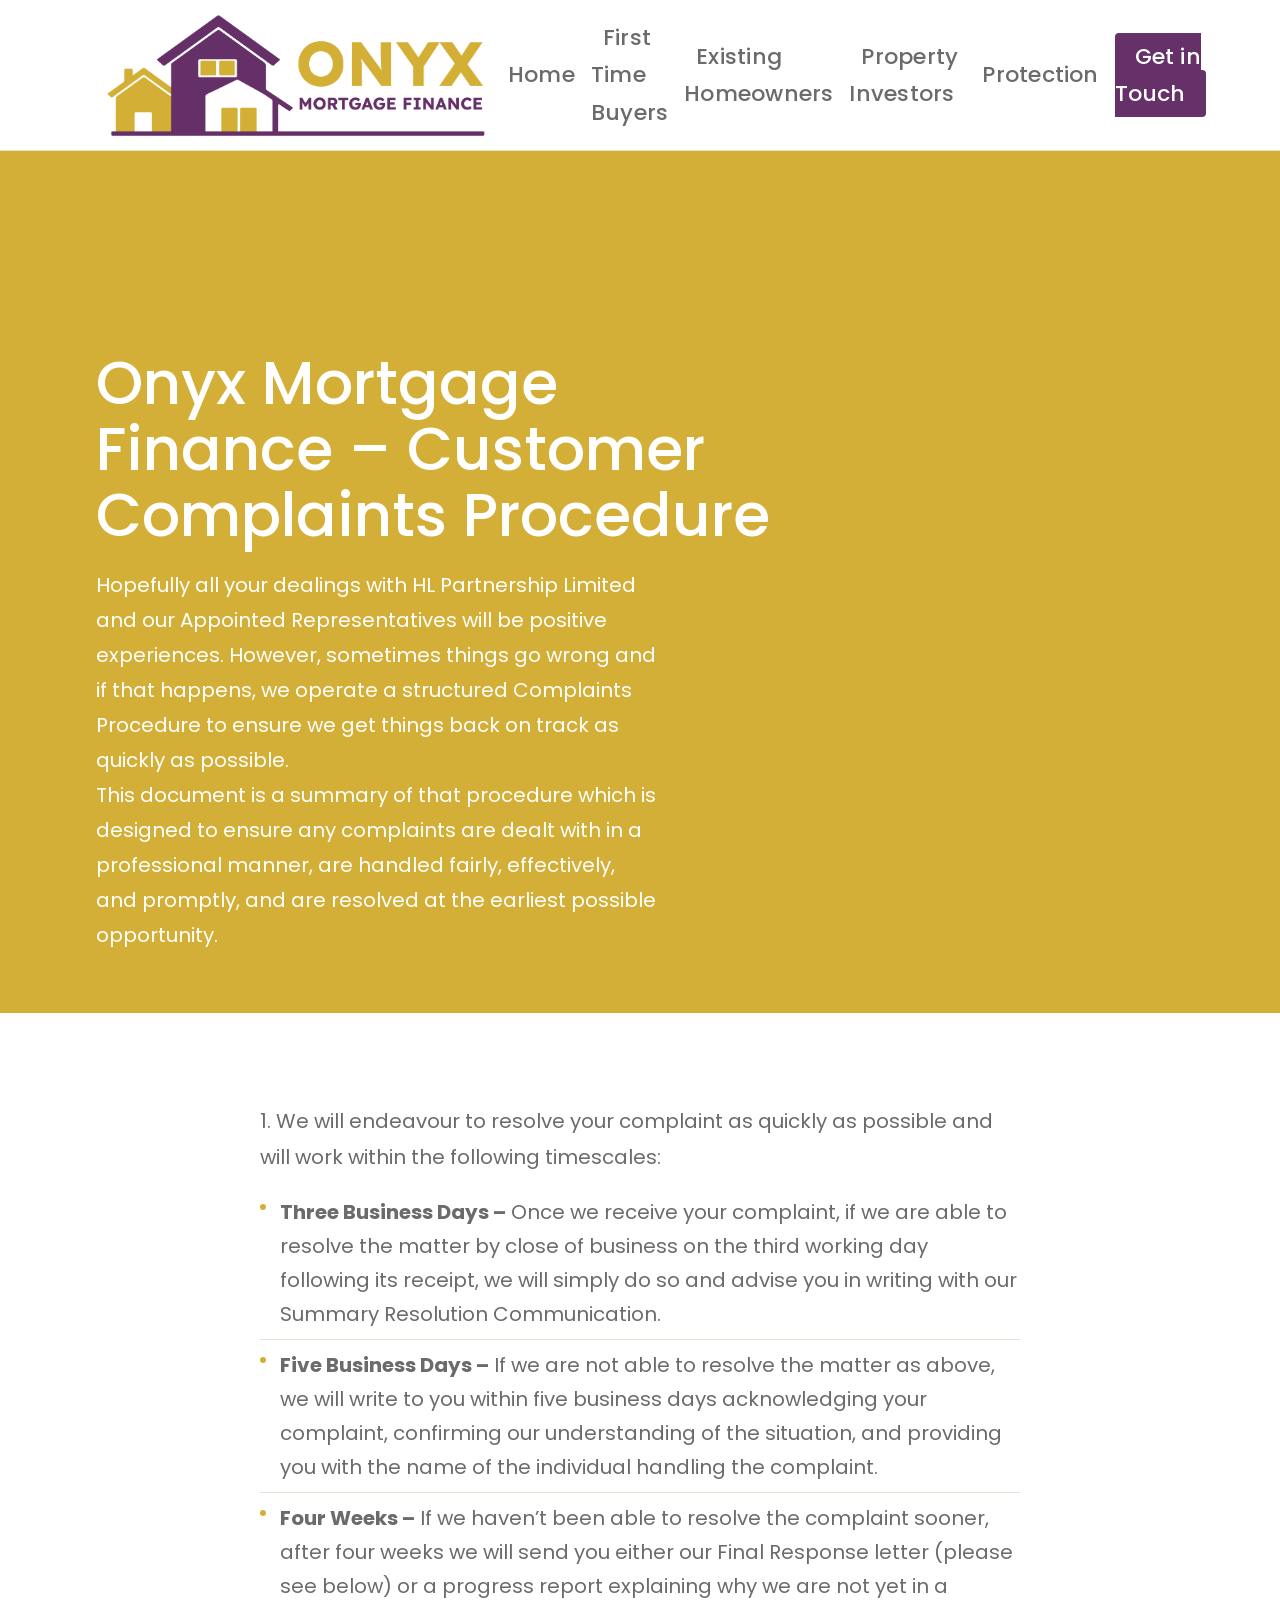
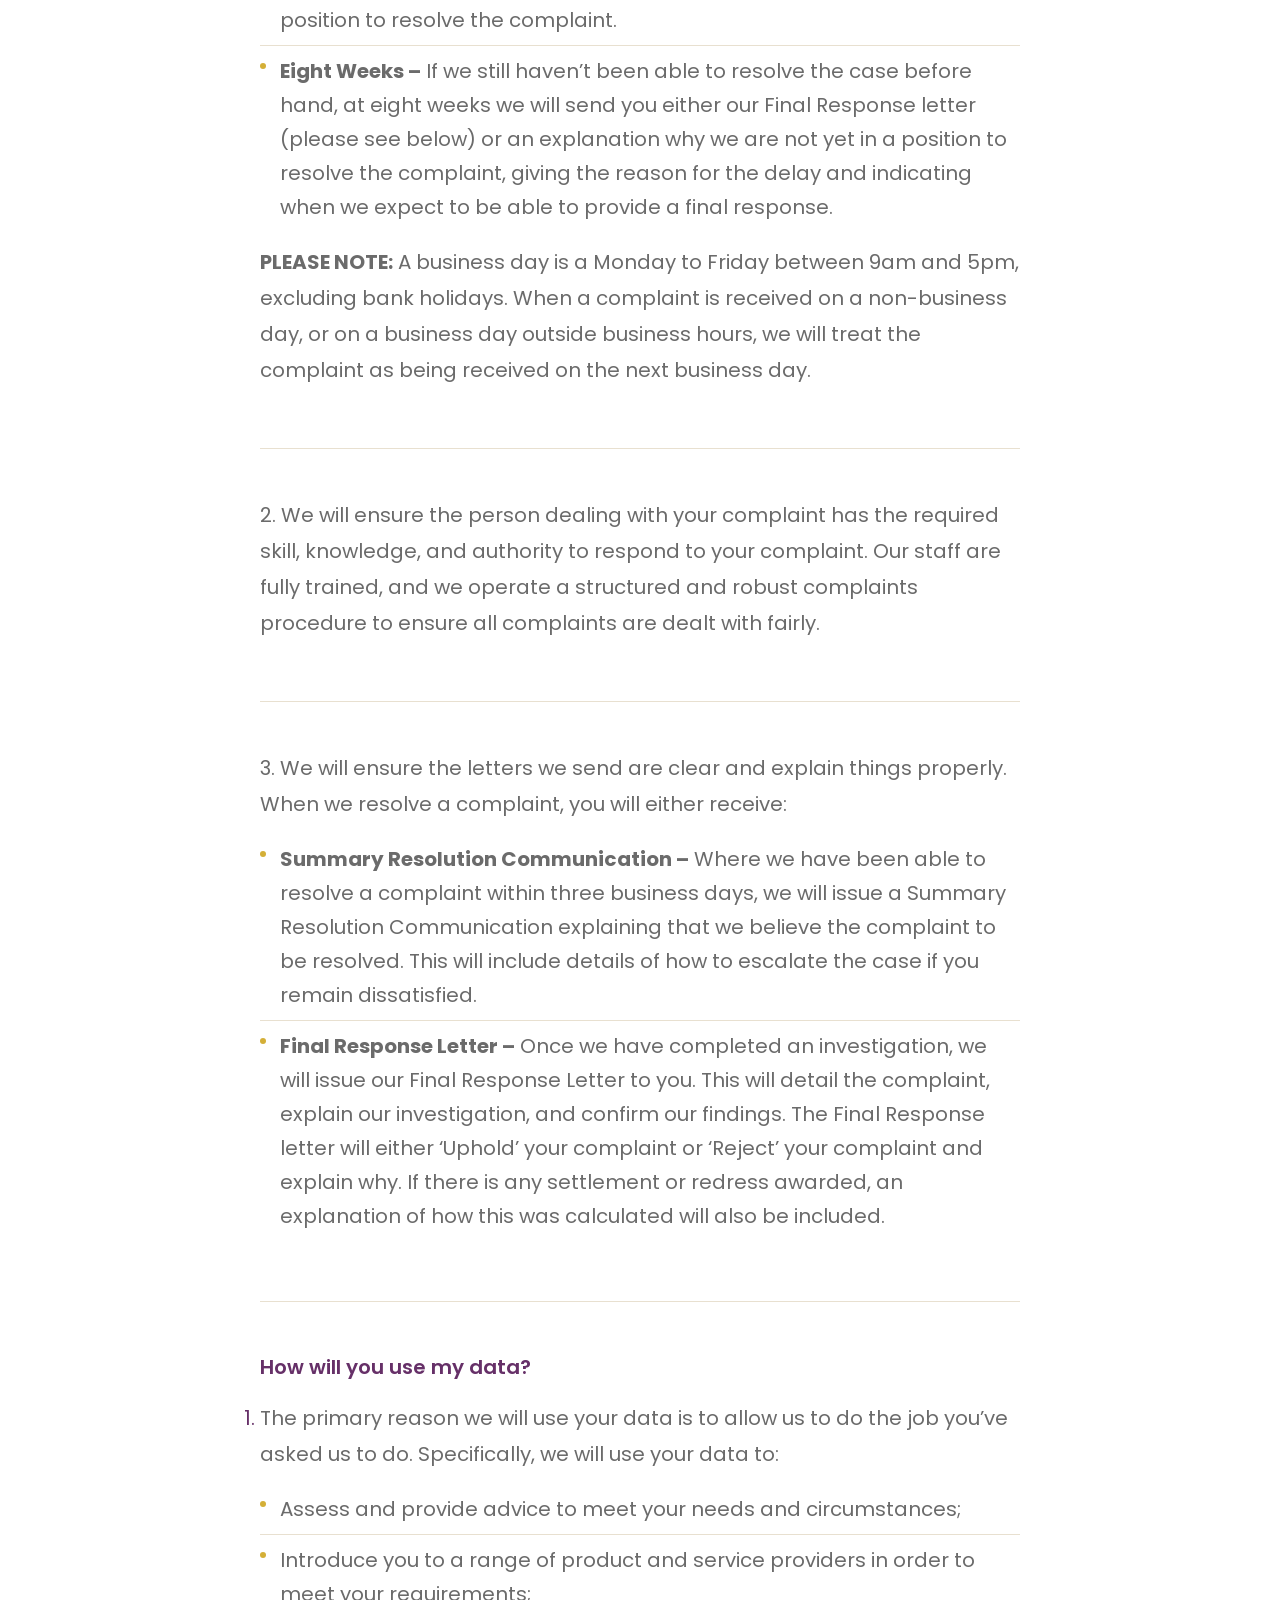
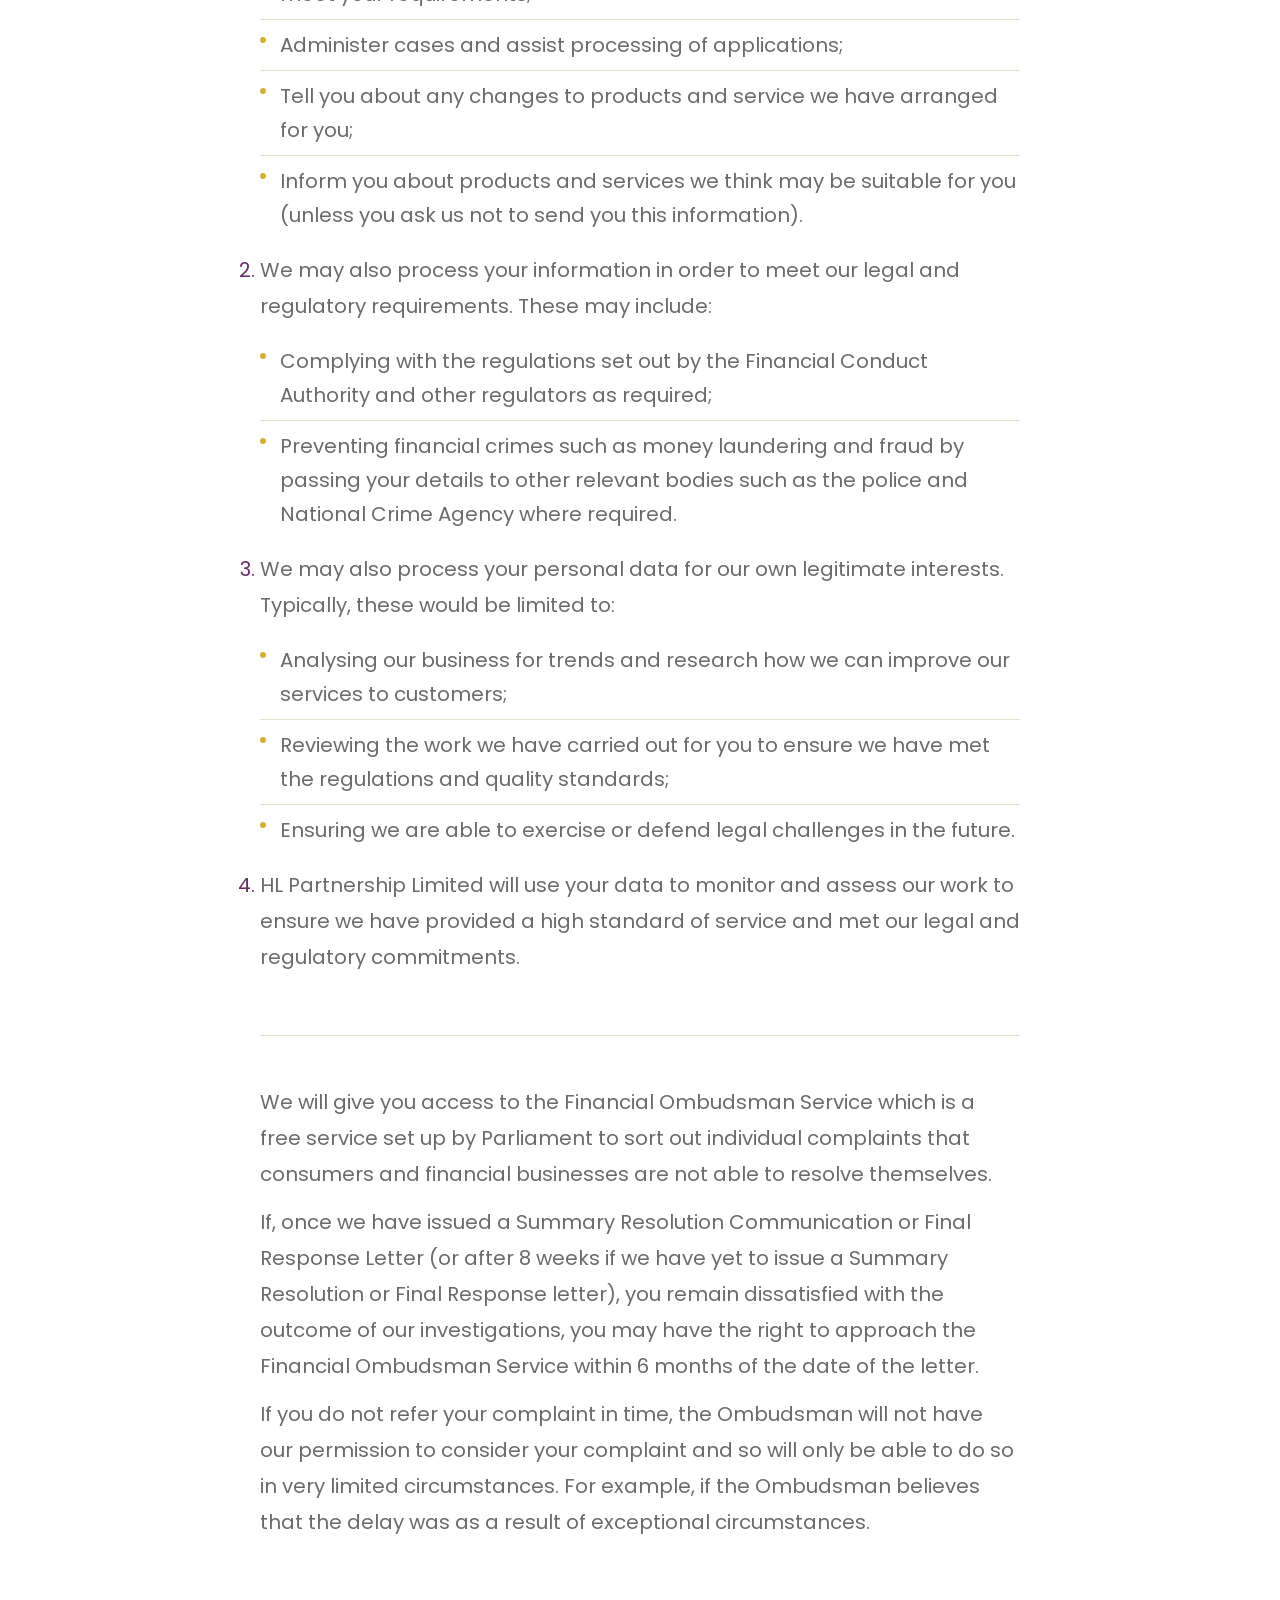
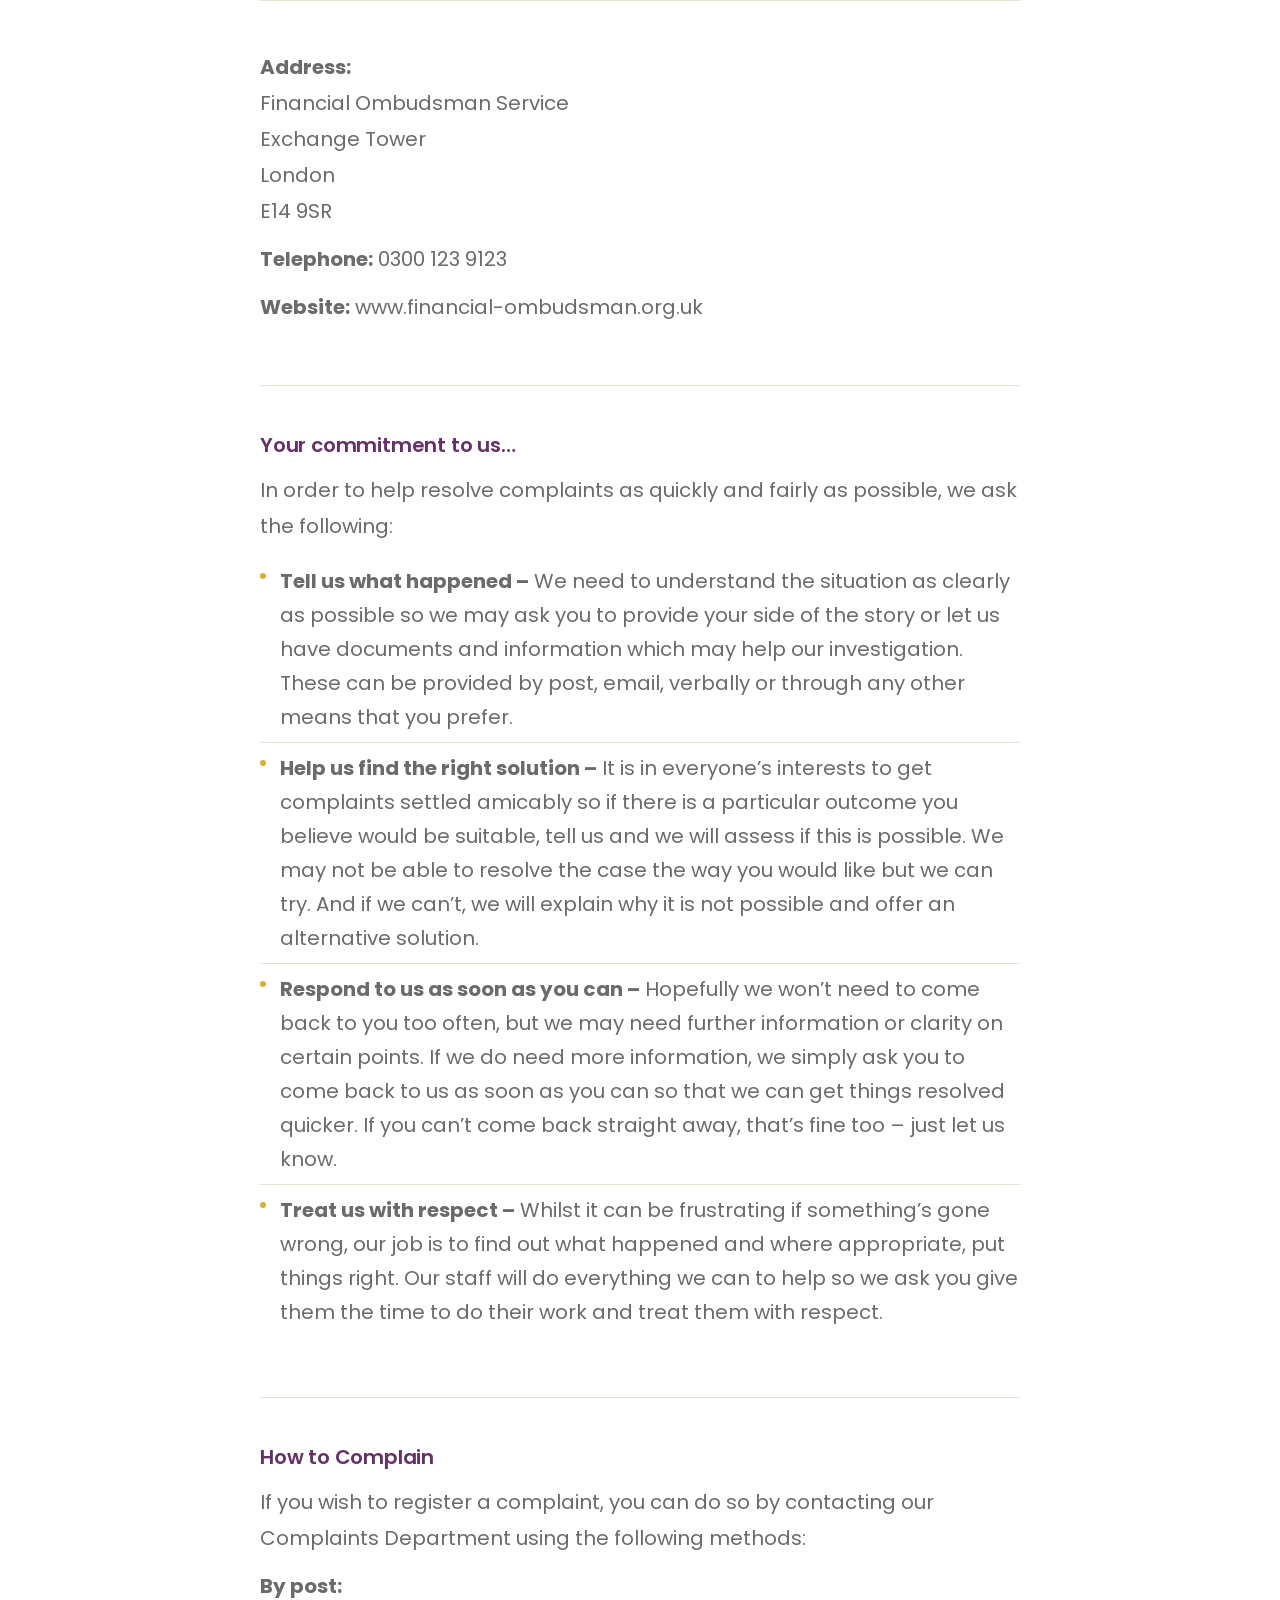
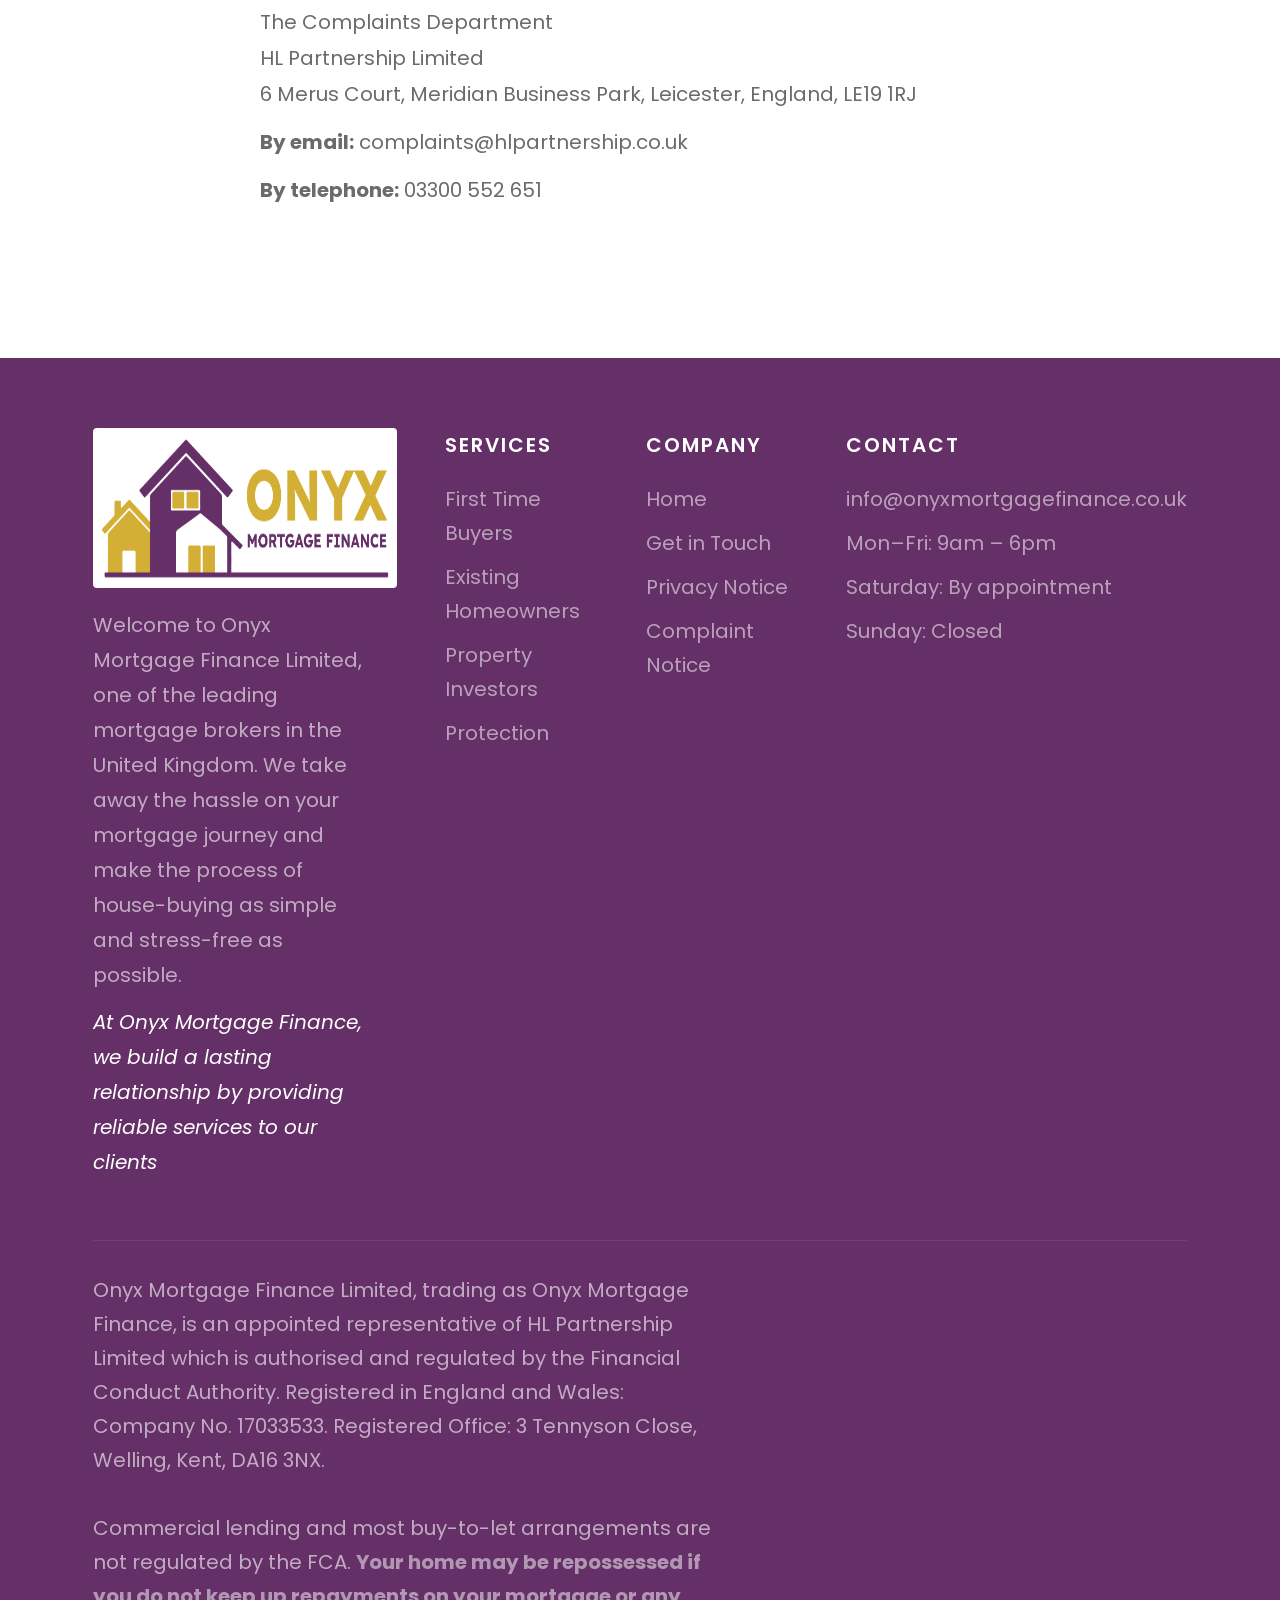
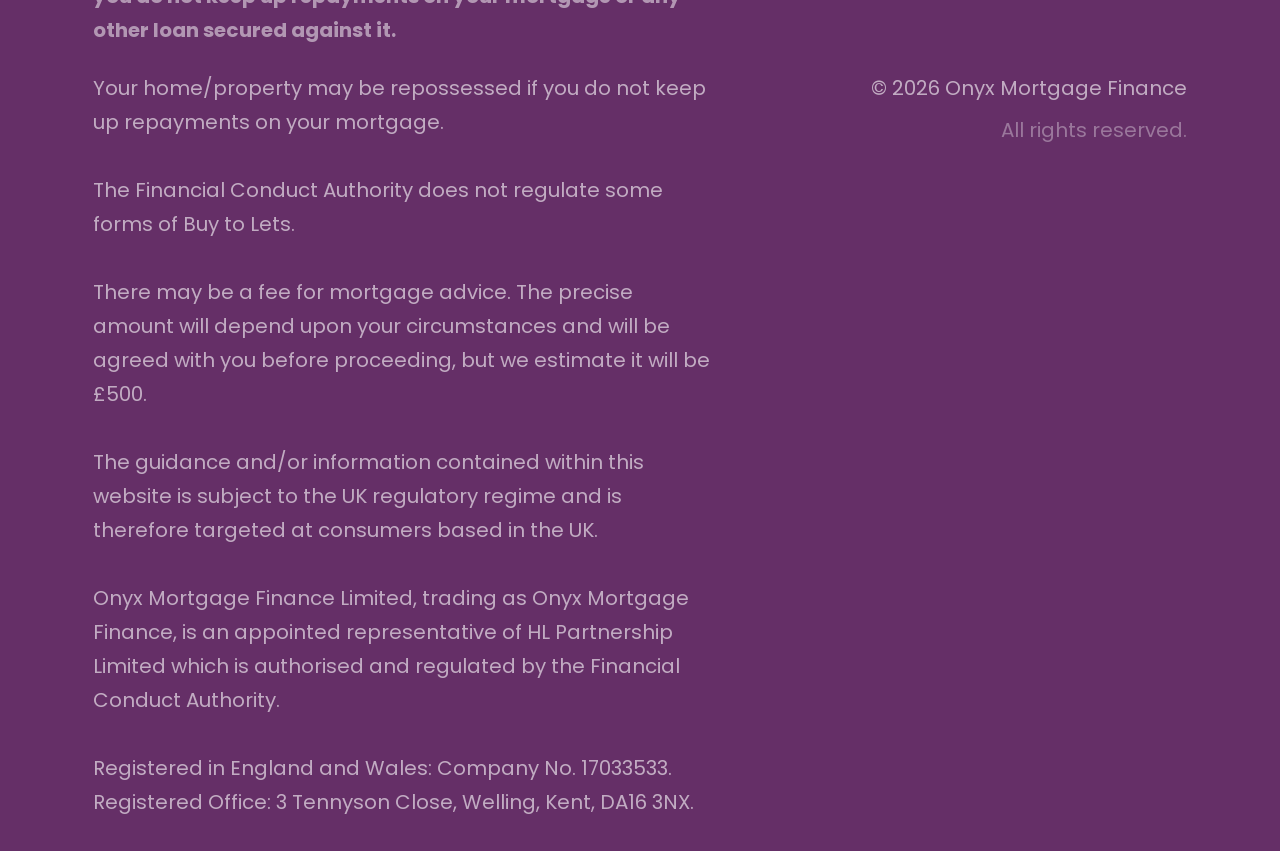
<file: complaint.html>
<!doctype html>
<html lang="en">
  <head>
    <meta charset="utf-8" />
    <meta content="width=device-width, initial-scale=1.0" name="viewport" />
    <title>Privacy Notice | Onyx Mortgage Finance</title>
    <link rel="preconnect" href="https://fonts.googleapis.com" />
    <link rel="preconnect" href="https://fonts.gstatic.com" crossorigin />
    <link
      href="https://fonts.googleapis.com/css2?family=Poppins:ital,wght@0,100;0,200;0,300;0,400;0,500;0,600;0,700;0,800;0,900;1,100;1,200;1,300;1,400;1,500;1,600;1,700;1,800;1,900&display=swap"
      rel="stylesheet"
    />
    <link href="./favicon.jpg" rel="icon" />
    <link href="./styles.css" rel="stylesheet" />
  </head>
  <body>
    <nav id="main-nav">
      <div class="nav-inner">
        <a class="nav-logo" href="index.html">
          <div class="nav-logo-mark">
            <img alt="site logo" src="./logos/logo.png" />
          </div>
        </a>
        <ul class="nav-links">
          <li><a href="index.html" id="nav-home">Home</a></li>
          <li><a href="first-time.html">First Time Buyers</a></li>
          <li><a href="homeowners.html">Existing Homeowners</a></li>
          <li><a href="investors.html">Property Investors</a></li>
          <li><a href="protection.html">Protection</a></li>
          <li>
            <a class="nav-cta" href="contact.html">Get in Touch</a>
          </li>
        </ul>
        <div class="hamburger" id="hamburger" onclick="toggleMenu()">
          <span></span><span></span><span></span>
        </div>
      </div>
    </nav>

    <div class="mobile-menu" id="mobile-menu">
      <a href="index.html">Home</a>
      <a href="first-time.html">First Time Buyers</a>
      <a href="homeowners.html">Existing Homeowners</a>
      <a href="investors.html">Property Investors</a>
      <a href="protection.html">Protection</a>
      <a href="privacy.html">Privacy Notice</a>
      <a href="contact.html">Get in Touch</a>
    </div>

    <div class="page active" id="page-privacy">
      <div class="page-hero">
        <div class="page-hero-inner">
          <div class="hero-label">Legal</div>
          <h1>Onyx Mortgage Finance – Customer Complaints Procedure</h1>
          <p>
            Hopefully all your dealings with HL Partnership Limited and our
            Appointed Representatives will be positive experiences. However,
            sometimes things go wrong and if that happens, we operate a
            structured Complaints Procedure to ensure we get things back on
            track as quickly as possible.
          </p>
          <p>
            This document is a summary of that procedure which is designed to
            ensure any complaints are dealt with in a professional manner, are
            handled fairly, effectively, and promptly, and are resolved at the
            earliest possible opportunity.
          </p>
        </div>
        <svg
          class="page-hero-wave"
          preserveaspectratio="none"
          viewbox="0 0 1440 60"
          xmlns="http://www.w3.org/2000/svg"
        >
          <path
            d="M0 60L1440 60L1440 0C1200 40 900 60 720 50C540 40 240 0 0 20Z"
            fill="white"
          ></path>
        </svg>
      </div>
      <section class="section">
        <div class="section-inner">
          <div class="privacy-content">
            <div class="privacy-section">
              <div class="timescale-box">
                <p>
                  1. We will endeavour to resolve your complaint as quickly as
                  possible and will work within the following timescales:
                </p>
                <ul class="timescale-list">
                  <li>
                    <strong>Three Business Days –</strong> Once we receive your
                    complaint, if we are able to resolve the matter by close of
                    business on the third working day following its receipt, we
                    will simply do so and advise you in writing with our Summary
                    Resolution Communication.
                  </li>
                  <li>
                    <strong>Five Business Days –</strong> If we are not able to
                    resolve the matter as above, we will write to you within
                    five business days acknowledging your complaint, confirming
                    our understanding of the situation, and providing you with
                    the name of the individual handling the complaint.
                  </li>
                  <li>
                    <strong>Four Weeks –</strong> If we haven’t been able to
                    resolve the complaint sooner, after four weeks we will send
                    you either our Final Response letter (please see below) or a
                    progress report explaining why we are not yet in a position
                    to resolve the complaint.
                  </li>
                  <li>
                    <strong>Eight Weeks –</strong> If we still haven’t been able
                    to resolve the case before hand, at eight weeks we will send
                    you either our Final Response letter (please see below) or
                    an explanation why we are not yet in a position to resolve
                    the complaint, giving the reason for the delay and
                    indicating when we expect to be able to provide a final
                    response.
                  </li>
                </ul>
                <p class="note">
                  <strong>PLEASE NOTE:</strong> A business day is a Monday to
                  Friday between 9am and 5pm, excluding bank holidays. When a
                  complaint is received on a non-business day, or on a business
                  day outside business hours, we will treat the complaint as
                  being received on the next business day.
                </p>
              </div>
            </div>

            <div class="privacy-section">
              <p>
                2. We will ensure the person dealing with your complaint has the
                required skill, knowledge, and authority to respond to your
                complaint. Our staff are fully trained, and we operate a
                structured and robust complaints procedure to ensure all
                complaints are dealt with fairly.
              </p>
            </div>
            <div class="privacy-section">
              <p>
                3. We will ensure the letters we send are clear and explain
                things properly. When we resolve a complaint, you will either
                receive:
              </p>

              <ul class="outcome-list">
                <li>
                  <strong>Summary Resolution Communication –</strong> Where we
                  have been able to resolve a complaint within three business
                  days, we will issue a Summary Resolution Communication
                  explaining that we believe the complaint to be resolved. This
                  will include details of how to escalate the case if you remain
                  dissatisfied.
                </li>
                <li>
                  <strong>Final Response Letter –</strong> Once we have
                  completed an investigation, we will issue our Final Response
                  Letter to you. This will detail the complaint, explain our
                  investigation, and confirm our findings. The Final Response
                  letter will either ‘Uphold’ your complaint or ‘Reject’ your
                  complaint and explain why. If there is any settlement or
                  redress awarded, an explanation of how this was calculated
                  will also be included.
                </li>
              </ul>
            </div>
            <div class="privacy-section">
              <h2>How will you use my data?</h2>
              <ol>
                <li>
                  <p>
                    The primary reason we will use your data is to allow us to
                    do the job you’ve asked us to do. Specifically, we will use
                    your data to:
                  </p>
                  <ul>
                    <li>
                      Assess and provide advice to meet your needs and
                      circumstances;
                    </li>
                    <li>
                      Introduce you to a range of product and service providers
                      in order to meet your requirements;
                    </li>
                    <li>
                      Administer cases and assist processing of applications;
                    </li>
                    <li>
                      Tell you about any changes to products and service we have
                      arranged for you;
                    </li>
                    <li>
                      Inform you about products and services we think may be
                      suitable for you (unless you ask us not to send you this
                      information).
                    </li>
                  </ul>
                </li>
                <li>
                  <p>
                    We may also process your information in order to meet our
                    legal and regulatory requirements. These may include:
                  </p>
                  <ul>
                    <li>
                      Complying with the regulations set out by the Financial
                      Conduct Authority and other regulators as required;
                    </li>
                    <li>
                      Preventing financial crimes such as money laundering and
                      fraud by passing your details to other relevant bodies
                      such as the police and National Crime Agency where
                      required.
                    </li>
                  </ul>
                </li>
                <li>
                  <p>
                    We may also process your personal data for our own
                    legitimate interests. Typically, these would be limited to:
                  </p>
                  <ul>
                    <li>
                      Analysing our business for trends and research how we can
                      improve our services to customers;
                    </li>
                    <li>
                      Reviewing the work we have carried out for you to ensure
                      we have met the regulations and quality standards;
                    </li>
                    <li>
                      Ensuring we are able to exercise or defend legal
                      challenges in the future.
                    </li>
                  </ul>
                </li>
                <li>
                  <p>
                    HL Partnership Limited will use your data to monitor and
                    assess our work to ensure we have provided a high standard
                    of service and met our legal and regulatory commitments.
                  </p>
                </li>
              </ol>
            </div>
            <div class="privacy-section">
              <p>
                We will give you access to the Financial Ombudsman Service which
                is a free service set up by Parliament to sort out individual
                complaints that consumers and financial businesses are not able
                to resolve themselves.
              </p>
              <p>
                If, once we have issued a Summary Resolution Communication or
                Final Response Letter (or after 8 weeks if we have yet to issue
                a Summary Resolution or Final Response letter), you remain
                dissatisfied with the outcome of our investigations, you may
                have the right to approach the Financial Ombudsman Service
                within 6 months of the date of the letter.
              </p>
              <p>
                If you do not refer your complaint in time, the Ombudsman will
                not have our permission to consider your complaint and so will
                only be able to do so in very limited circumstances. For
                example, if the Ombudsman believes that the delay was as a
                result of exceptional circumstances.
              </p>
            </div>
            <div class="privacy-section">
              <div class="contact-card">
                <p>
                  <strong>Address:</strong><br />Financial Ombudsman Service<br />Exchange
                  Tower<br />London<br />E14 9SR
                </p>
                <p><strong>Telephone:</strong> 0300 123 9123</p>
                <p><strong>Website:</strong> www.financial-ombudsman.org.uk</p>
              </div>
            </div>
            <div class="privacy-section">
              <h2 class="section-title">Your commitment to us…</h2>
              <p>
                In order to help resolve complaints as quickly and fairly as
                possible, we ask the following:
              </p>
              <ul class="user-list">
                <li>
                  <strong>Tell us what happened –</strong> We need to understand
                  the situation as clearly as possible so we may ask you to
                  provide your side of the story or let us have documents and
                  information which may help our investigation. These can be
                  provided by post, email, verbally or through any other means
                  that you prefer.
                </li>
                <li>
                  <strong>Help us find the right solution –</strong> It is in
                  everyone’s interests to get complaints settled amicably so if
                  there is a particular outcome you believe would be suitable,
                  tell us and we will assess if this is possible. We may not be
                  able to resolve the case the way you would like but we can
                  try. And if we can’t, we will explain why it is not possible
                  and offer an alternative solution.
                </li>
                <li>
                  <strong>Respond to us as soon as you can –</strong> Hopefully
                  we won’t need to come back to you too often, but we may need
                  further information or clarity on certain points. If we do
                  need more information, we simply ask you to come back to us as
                  soon as you can so that we can get things resolved quicker. If
                  you can’t come back straight away, that’s fine too – just let
                  us know.
                </li>
                <li>
                  <strong>Treat us with respect –</strong> Whilst it can be
                  frustrating if something’s gone wrong, our job is to find out
                  what happened and where appropriate, put things right. Our
                  staff will do everything we can to help so we ask you give
                  them the time to do their work and treat them with respect.
                </li>
              </ul>
            </div>
            <div class="privacy-section">
              <h2 class="section-title">How to Complain</h2>
              <p>
                If you wish to register a complaint, you can do so by contacting
                our Complaints Department using the following methods:
              </p>
              <div class="contact-card accent">
                <p>
                  <strong>By post:</strong><br />The Complaints Department<br />HL
                  Partnership Limited<br />6 Merus Court, Meridian Business
                  Park, Leicester, England, LE19 1RJ
                </p>
                <p><strong>By email:</strong> complaints@hlpartnership.co.uk</p>
                <p><strong>By telephone:</strong> 03300 552 651</p>
              </div>
            </div>
          </div>
        </div>
      </section>
    </div>

    <footer id="main-footer">
      <div class="footer-inner">
        <div class="footer-top">
          <div class="footer-brand">
            <div
              class="footer-logo"
              onclick="window.location.href = 'index.html'"
            >
              <div class="footer-logo-mark">
                <img alt="site logo" src="./logos/logo.png" />
              </div>
            </div>
            <p>
              Welcome to Onyx Mortgage Finance Limited, one of the leading
              mortgage brokers in the United Kingdom. We take away the hassle on
              your mortgage journey and make the process of house-buying as
              simple and stress-free as possible.
            </p>
            <p
              style="
                margin-top: 12px;
                font-style: italic;
                color: white;
                font-size: 16px;
              "
            >
              At Onyx Mortgage Finance, we build a lasting relationship by
              providing reliable services to our clients
            </p>
          </div>
          <div class="footer-col">
            <h4>Services</h4>
            <a href="first-time.html">First Time Buyers</a>
            <a href="homeowners.html">Existing Homeowners</a>
            <a href="investors.html">Property Investors</a>
            <a href="protection.html">Protection</a>
          </div>
          <div class="footer-col">
            <h4>Company</h4>
            <a href="index.html">Home</a>
            <a href="contact.html">Get in Touch</a>
            <a href="privacy.html">Privacy Notice</a>
            <a href="complaint.html">Complaint Notice</a>
          </div>
          <div class="footer-col">
            <h4>Contact</h4>
            <a href="mailto:info@onyxmortgagefinance.co.uk"
              >info@onyxmortgagefinance.co.uk</a
            >
            <a>Mon–Fri: 9am – 6pm</a>
            <a>Saturday: By appointment</a>
            <a>Sunday: Closed</a>
          </div>
        </div>
        <div class="footer-divider"></div>
        <div class="footer-bottom">
          <div class="footer-legal">
            Onyx Mortgage Finance Limited, trading as Onyx Mortgage Finance, is
            an appointed representative of HL Partnership Limited which is
            authorised and regulated by the Financial Conduct Authority.
            Registered in England and Wales: Company No. 17033533. Registered
            Office: 3 Tennyson Close, Welling, Kent, DA16 3NX.<br /><br />
            Commercial lending and most buy-to-let arrangements are not
            regulated by the FCA.
            <strong style="color: rgba(255, 255, 255, 0.5)"
              >Your home may be repossessed if you do not keep up repayments on
              your mortgage or any other loan secured against it.</strong
            >
          </div>

          <div class="footer-legal">
            Your home/property may be repossessed if you do not keep up
            repayments on your mortgage. <br /><br />
            The Financial Conduct Authority does not regulate some forms of Buy
            to Lets. <br /><br />
            There may be a fee for mortgage advice. The precise amount will
            depend upon your circumstances and will be agreed with you before
            proceeding, but we estimate it will be £500. <br /><br />
            The guidance and/or information contained within this website is
            subject to the UK regulatory regime and is therefore targeted at
            consumers based in the UK. <br /><br />
            Onyx Mortgage Finance Limited, trading as Onyx Mortgage Finance, is
            an appointed representative of HL Partnership Limited which is
            authorised and regulated by the Financial Conduct Authority.
            <br /><br />
            Registered in England and Wales: Company No. 17033533. Registered
            Office: 3 Tennyson Close, Welling, Kent, DA16 3NX.
          </div>
          <div class="footer-copyright">
            <div style="color: rgba(255, 255, 255, 0.6); margin-bottom: 8px">
              © 2026 Onyx Mortgage Finance
            </div>
            <div>All rights reserved.</div>
          </div>
        </div>
      </div>
    </footer>

    <script src="main.js"></script>
  </body>
</html>
</file>
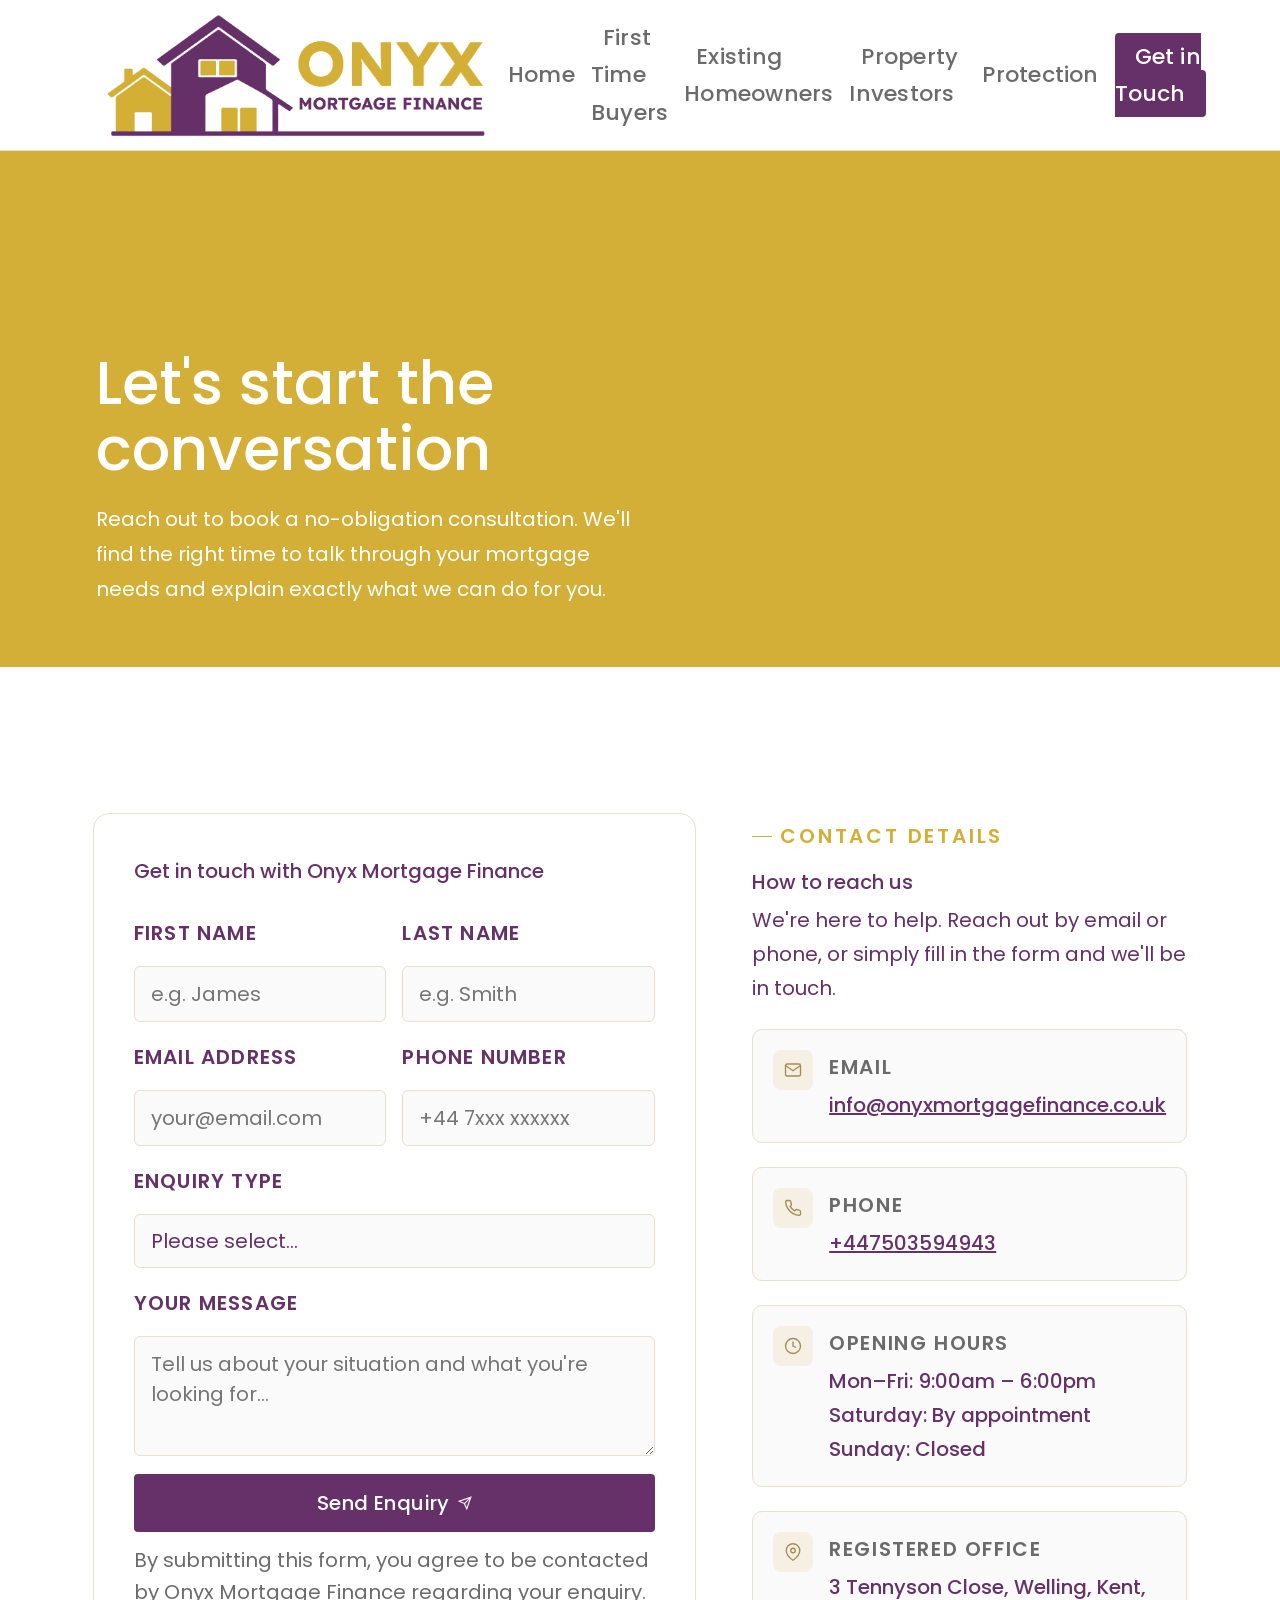
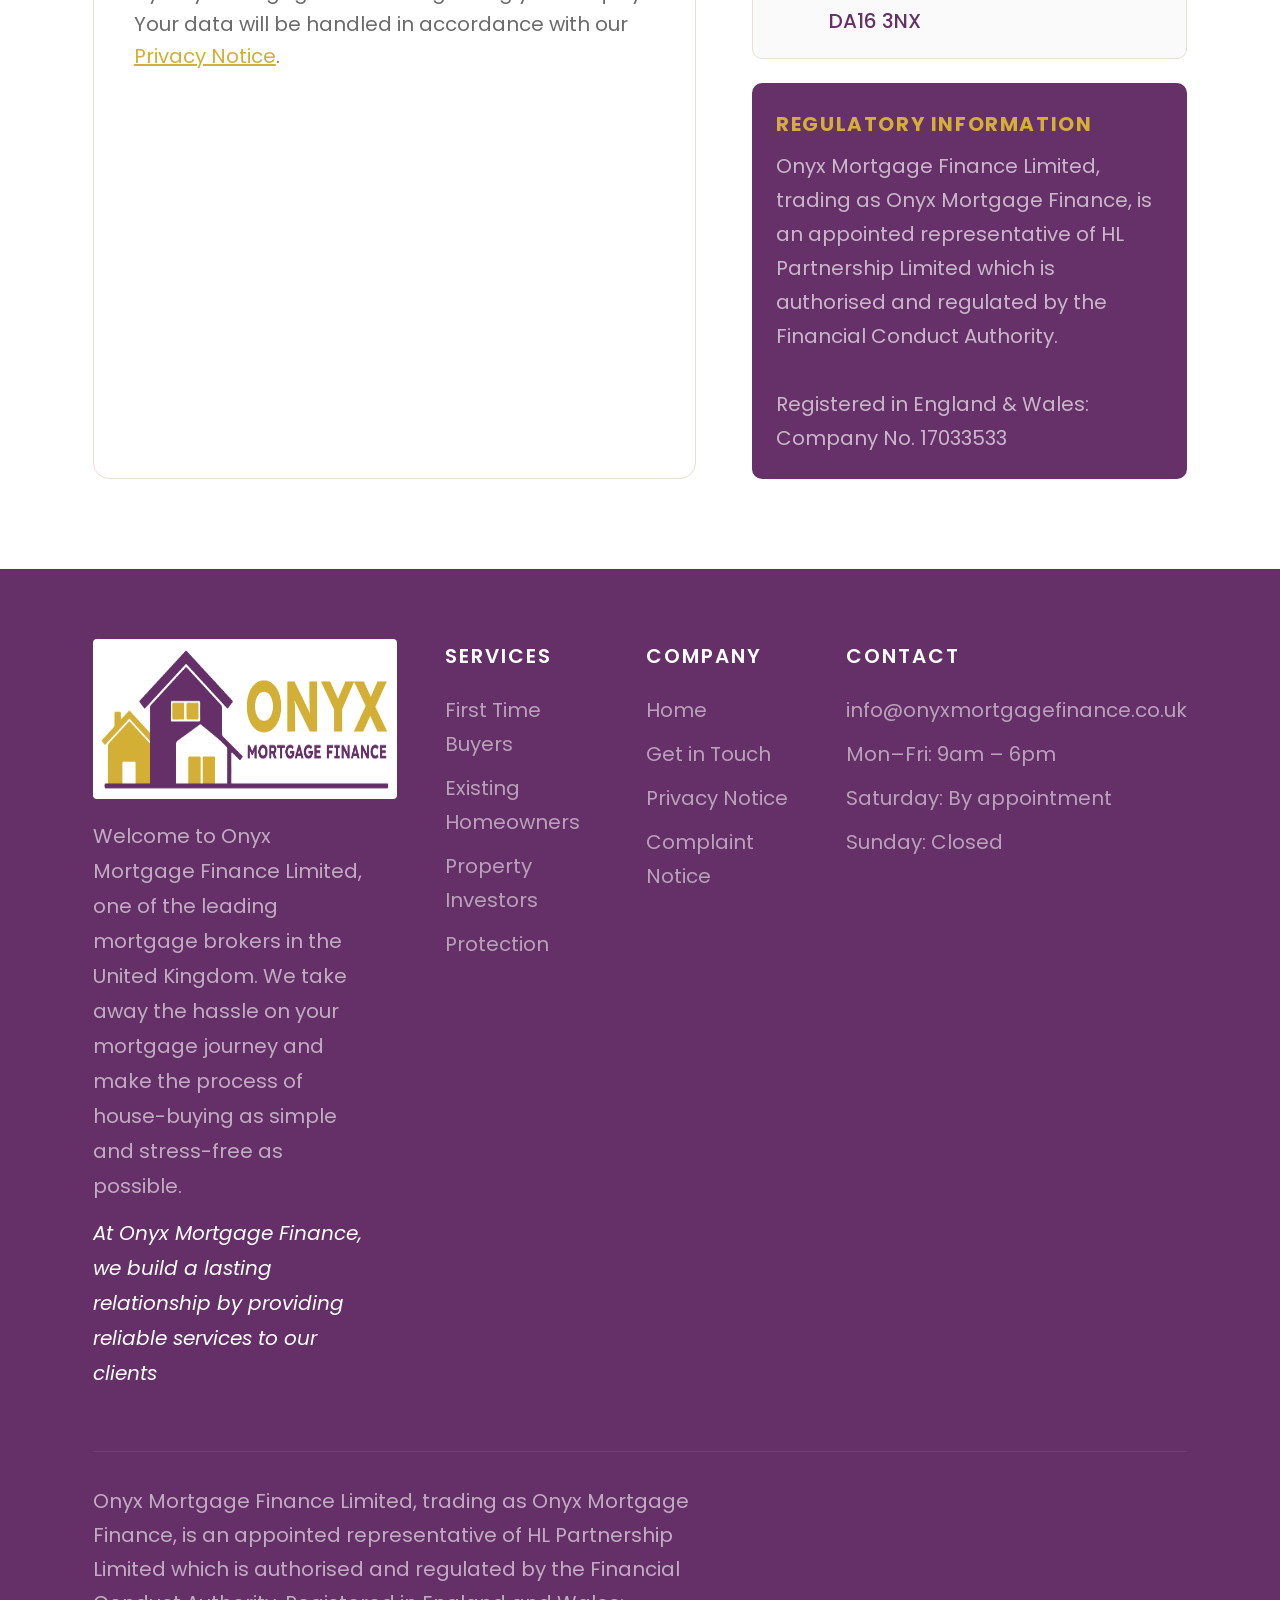
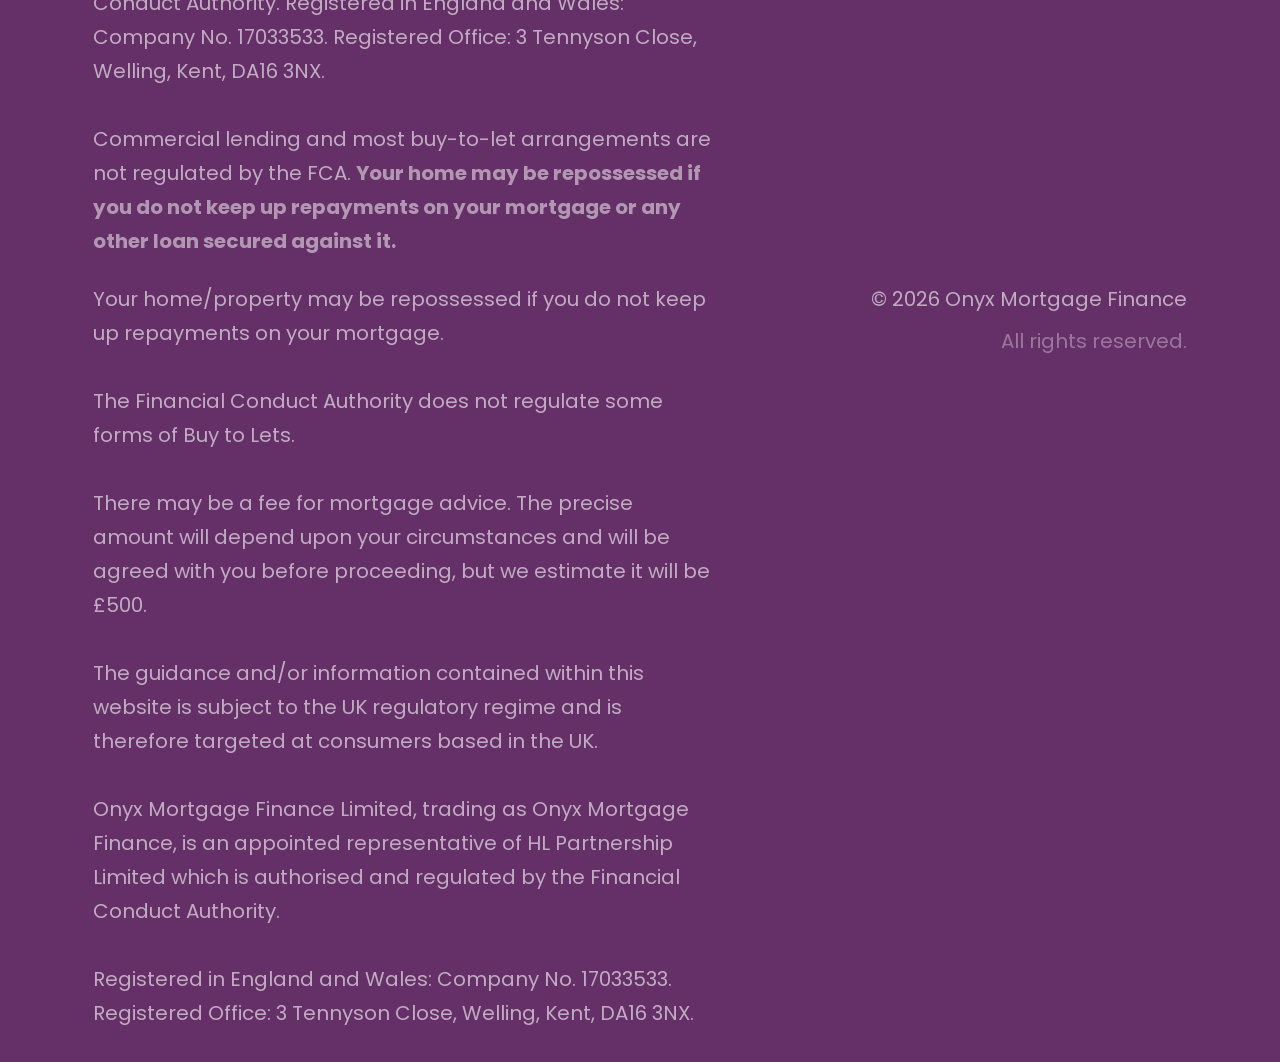
<file: contact.html>
<!doctype html>
<html lang="en">
  <head>
    <meta charset="utf-8" />
    <meta content="width=device-width, initial-scale=1.0" name="viewport" />
    <title>Get in Touch | Onyx Mortgage Finance</title>
    <link rel="preconnect" href="https://fonts.googleapis.com" />
    <link rel="preconnect" href="https://fonts.gstatic.com" crossorigin />
    <link
      href="https://fonts.googleapis.com/css2?family=Poppins:ital,wght@0,100;0,200;0,300;0,400;0,500;0,600;0,700;0,800;0,900;1,100;1,200;1,300;1,400;1,500;1,600;1,700;1,800;1,900&display=swap"
      rel="stylesheet"
    />
    <link href="./favicon.jpg" rel="icon" />
    <link href="./styles.css" rel="stylesheet" />
  </head>
  <body>
    <nav id="main-nav">
      <div class="nav-inner">
        <a class="nav-logo" href="index.html">
          <div class="nav-logo-mark">
            <img alt="site logo" src="./logos/logo.png" />
          </div>
        </a>
        <ul class="nav-links">
          <li><a href="index.html" id="nav-home">Home</a></li>
          <li><a href="first-time.html">First Time Buyers</a></li>
          <li><a href="homeowners.html">Existing Homeowners</a></li>
          <li><a href="investors.html">Property Investors</a></li>
          <li><a href="protection.html">Protection</a></li>
          <li>
            <a class="nav-cta" href="contact.html">Get in Touch</a>
          </li>
        </ul>
        <div class="hamburger" id="hamburger" onclick="toggleMenu()">
          <span></span><span></span><span></span>
        </div>
      </div>
    </nav>

    <div class="mobile-menu" id="mobile-menu">
      <a href="index.html">Home</a>
      <a href="first-time.html">First Time Buyers</a>
      <a href="homeowners.html">Existing Homeowners</a>
      <a href="investors.html">Property Investors</a>
      <a href="protection.html">Protection</a>
      <a href="privacy.html">Privacy Notice</a>
      <a href="contact.html">Get in Touch</a>
    </div>

    <div class="page active" id="page-contact">
      <div class="page-hero">
        <div class="page-hero-inner">
          <div class="hero-label">Contact</div>
          <h1>Let's start the conversation</h1>
          <p>
            Reach out to book a no-obligation consultation. We'll find the right
            time to talk through your mortgage needs and explain exactly what we
            can do for you.
          </p>
        </div>
        <svg
          class="page-hero-wave"
          preserveaspectratio="none"
          viewbox="0 0 1440 60"
          xmlns="http://www.w3.org/2000/svg"
        >
          <path
            d="M0 60L1440 60L1440 0C1200 40 900 60 720 50C540 40 240 0 0 20Z"
            fill="white"
          ></path>
        </svg>
      </div>
      <section class="section">
        <div class="section-inner">
          <div class="contact-grid">
            <div class="contact-form anim">
              <h3>Get in touch with Onyx Mortgage Finance</h3>
              <div class="form-row">
                <div class="form-group">
                  <label>First Name</label>
                  <input placeholder="e.g. James" type="text" />
                </div>
                <div class="form-group">
                  <label>Last Name</label>
                  <input placeholder="e.g. Smith" type="text" />
                </div>
              </div>
              <div class="form-row">
                <div class="form-group">
                  <label>Email Address</label>
                  <input placeholder="your@email.com" type="email" />
                </div>
                <div class="form-group">
                  <label>Phone Number</label>
                  <input placeholder="+44 7xxx xxxxxx" type="tel" />
                </div>
              </div>
              <div class="form-group">
                <label>Enquiry Type</label>
                <select>
                  <option value="">Please select…</option>
                  <option>First Time Buyer</option>
                  <option>Remortgage</option>
                  <option>Buy to Let</option>
                  <option>Property Investor</option>
                  <option>Protection Assessment</option>
                  <option>General Enquiry</option>
                </select>
              </div>
              <div class="form-group">
                <label>Your Message</label>
                <textarea
                  placeholder="Tell us about your situation and what you're looking for…"
                ></textarea>
              </div>
              <button
                class="btn-primary"
                style="width: 100%; justify-content: center"
              >
                Send Enquiry
                <svg
                  fill="none"
                  height="14"
                  stroke="currentColor"
                  stroke-width="2"
                  viewbox="0 0 24 24"
                  width="14"
                >
                  <line x1="22" x2="11" y1="2" y2="13"></line>
                  <polygon points="22 2 15 22 11 13 2 9 22 2"></polygon>
                </svg>
              </button>
              <p class="form-note">
                By submitting this form, you agree to be contacted by Onyx
                Mortgage Finance regarding your enquiry. Your data will be
                handled in accordance with our
                <a
                  href="privacy.html"
                  style="color: var(--gold); cursor: pointer"
                  >Privacy Notice</a
                >.
              </p>
            </div>
            <div class="contact-info anim" style="transition-delay: 0.2s">
              <div>
                <div class="section-label" style="margin-bottom: 12px">
                  Contact Details
                </div>
                <h3>How to reach us</h3>
                <p>
                  We're here to help. Reach out by email or phone, or simply
                  fill in the form and we'll be in touch.
                </p>
              </div>
              <div class="contact-detail">
                <div class="contact-detail-icon">
                  <svg
                    fill="none"
                    height="18"
                    stroke="#A68C54"
                    stroke-width="1.8"
                    viewbox="0 0 24 24"
                    width="18"
                  >
                    <path
                      d="M4 4h16c1.1 0 2 .9 2 2v12c0 1.1-.9 2-2 2H4c-1.1 0-2-.9-2-2V6c0-1.1.9-2 2-2z"
                    ></path>
                    <polyline points="22,6 12,13 2,6"></polyline>
                  </svg>
                </div>
                <div class="contact-detail-text">
                  <strong>Email</strong>
                  <span
                    ><a href="mailto:info@onyxmortgagefinance.co.uk"
                      >info@onyxmortgagefinance.co.uk</a
                    ></span
                  >
                </div>
              </div>
              <div class="contact-detail">
                <div class="contact-detail-icon">
                  <svg
                    fill="none"
                    height="18"
                    width="18"
                    viewBox="0 0 24 24"
                    stroke="#A68C54"
                    stroke-width="1.8"
                    stroke-linecap="round"
                    stroke-linejoin="round"
                  >
                    <path
                      d="M22 16.92v3a2 2 0 0 1-2.18 2 
           19.79 19.79 0 0 1-8.63-3.07 
           19.5 19.5 0 0 1-6-6 
           19.79 19.79 0 0 1-3.07-8.67A2 2 0 0 1 4.11 2h3a2 
           2 0 0 1 2 1.72 
           12.84 12.84 0 0 0 .7 2.81 
           2 2 0 0 1-.45 2.11L8.09 9.91 
           a16 16 0 0 0 6 6l1.27-1.27 
           a2 2 0 0 1 2.11-.45 
           12.84 12.84 0 0 0 2.81.7A2 
           2 0 0 1 22 16.92z"
                    ></path>
                  </svg>
                </div>
                <div class="contact-detail-text">
                  <strong>Phone</strong>
                  <span><a href="tel:+447503594943">+447503594943</a></span>
                </div>
              </div>
              <div class="contact-detail">
                <div class="contact-detail-icon">
                  <svg
                    fill="none"
                    height="18"
                    stroke="#A68C54"
                    stroke-width="1.8"
                    viewbox="0 0 24 24"
                    width="18"
                  >
                    <circle cx="12" cy="12" r="10"></circle>
                    <polyline points="12 6 12 12 16 14"></polyline>
                  </svg>
                </div>
                <div class="contact-detail-text">
                  <strong>Opening Hours</strong>
                  <span
                    >Mon–Fri: 9:00am – 6:00pm<br />Saturday: By appointment<br />Sunday:
                    Closed</span
                  >
                </div>
              </div>
              <div class="contact-detail">
                <div class="contact-detail-icon">
                  <svg
                    fill="none"
                    height="18"
                    stroke="#A68C54"
                    stroke-width="1.8"
                    viewbox="0 0 24 24"
                    width="18"
                  >
                    <path
                      d="M21 10c0 7-9 13-9 13s-9-6-9-13a9 9 0 0118 0z"
                    ></path>
                    <circle cx="12" cy="10" r="3"></circle>
                  </svg>
                </div>
                <div class="contact-detail-text">
                  <strong>Registered Office</strong>
                  <span>3 Tennyson Close, Welling, Kent, DA16 3NX</span>
                </div>
              </div>
              <div class="reg-box">
                <strong>Regulatory Information</strong>
                Onyx Mortgage Finance Limited, trading as Onyx Mortgage Finance,
                is an appointed representative of HL Partnership Limited which
                is authorised and regulated by the Financial Conduct
                Authority.<br /><br />
                Registered in England &amp; Wales: Company No. 17033533
              </div>
            </div>
          </div>
        </div>
      </section>
    </div>

    <footer id="main-footer">
      <div class="footer-inner">
        <div class="footer-top">
          <div class="footer-brand">
            <div
              class="footer-logo"
              onclick="window.location.href = 'index.html'"
            >
              <div class="footer-logo-mark">
                <img alt="site logo" src="./logos/logo.png" />
              </div>
            </div>
            <p>
              Welcome to Onyx Mortgage Finance Limited, one of the leading
              mortgage brokers in the United Kingdom. We take away the hassle on
              your mortgage journey and make the process of house-buying as
              simple and stress-free as possible.
            </p>
            <p
              style="
                margin-top: 12px;
                font-style: italic;
                color: white;
                font-size: 16px;
              "
            >
              At Onyx Mortgage Finance, we build a lasting relationship by
              providing reliable services to our clients
            </p>
          </div>
          <div class="footer-col">
            <h4>Services</h4>
            <a href="first-time.html">First Time Buyers</a>
            <a href="homeowners.html">Existing Homeowners</a>
            <a href="investors.html">Property Investors</a>
            <a href="protection.html">Protection</a>
          </div>
          <div class="footer-col">
            <h4>Company</h4>
            <a href="index.html">Home</a>
            <a href="contact.html">Get in Touch</a>
            <a href="privacy.html">Privacy Notice</a>
            <a href="complaint.html">Complaint Notice</a>
          </div>
          <div class="footer-col">
            <h4>Contact</h4>
            <a href="mailto:info@onyxmortgagefinance.co.uk"
              >info@onyxmortgagefinance.co.uk</a
            >
            <a>Mon–Fri: 9am – 6pm</a>
            <a>Saturday: By appointment</a>
            <a>Sunday: Closed</a>
          </div>
        </div>
        <div class="footer-divider"></div>
        <div class="footer-bottom">
          <div class="footer-legal">
            Onyx Mortgage Finance Limited, trading as Onyx Mortgage Finance, is
            an appointed representative of HL Partnership Limited which is
            authorised and regulated by the Financial Conduct Authority.
            Registered in England and Wales: Company No. 17033533. Registered
            Office: 3 Tennyson Close, Welling, Kent, DA16 3NX.<br /><br />
            Commercial lending and most buy-to-let arrangements are not
            regulated by the FCA.
            <strong style="color: rgba(255, 255, 255, 0.5)"
              >Your home may be repossessed if you do not keep up repayments on
              your mortgage or any other loan secured against it.</strong
            >
          </div>
          <div class="footer-legal">
            Your home/property may be repossessed if you do not keep up
            repayments on your mortgage. <br /><br />
            The Financial Conduct Authority does not regulate some forms of Buy
            to Lets. <br /><br />
            There may be a fee for mortgage advice. The precise amount will
            depend upon your circumstances and will be agreed with you before
            proceeding, but we estimate it will be £500. <br /><br />
            The guidance and/or information contained within this website is
            subject to the UK regulatory regime and is therefore targeted at
            consumers based in the UK. <br /><br />
            Onyx Mortgage Finance Limited, trading as Onyx Mortgage Finance, is
            an appointed representative of HL Partnership Limited which is
            authorised and regulated by the Financial Conduct Authority.
            <br /><br />
            Registered in England and Wales: Company No. 17033533. Registered
            Office: 3 Tennyson Close, Welling, Kent, DA16 3NX.
          </div>
          <div class="footer-copyright">
            <div style="color: rgba(255, 255, 255, 0.6); margin-bottom: 8px">
              © 2026 Onyx Mortgage Finance
            </div>
            <div>All rights reserved.</div>
          </div>
        </div>
      </div>
    </footer>

    <script src="main.js"></script>
  </body>
</html>
</file>
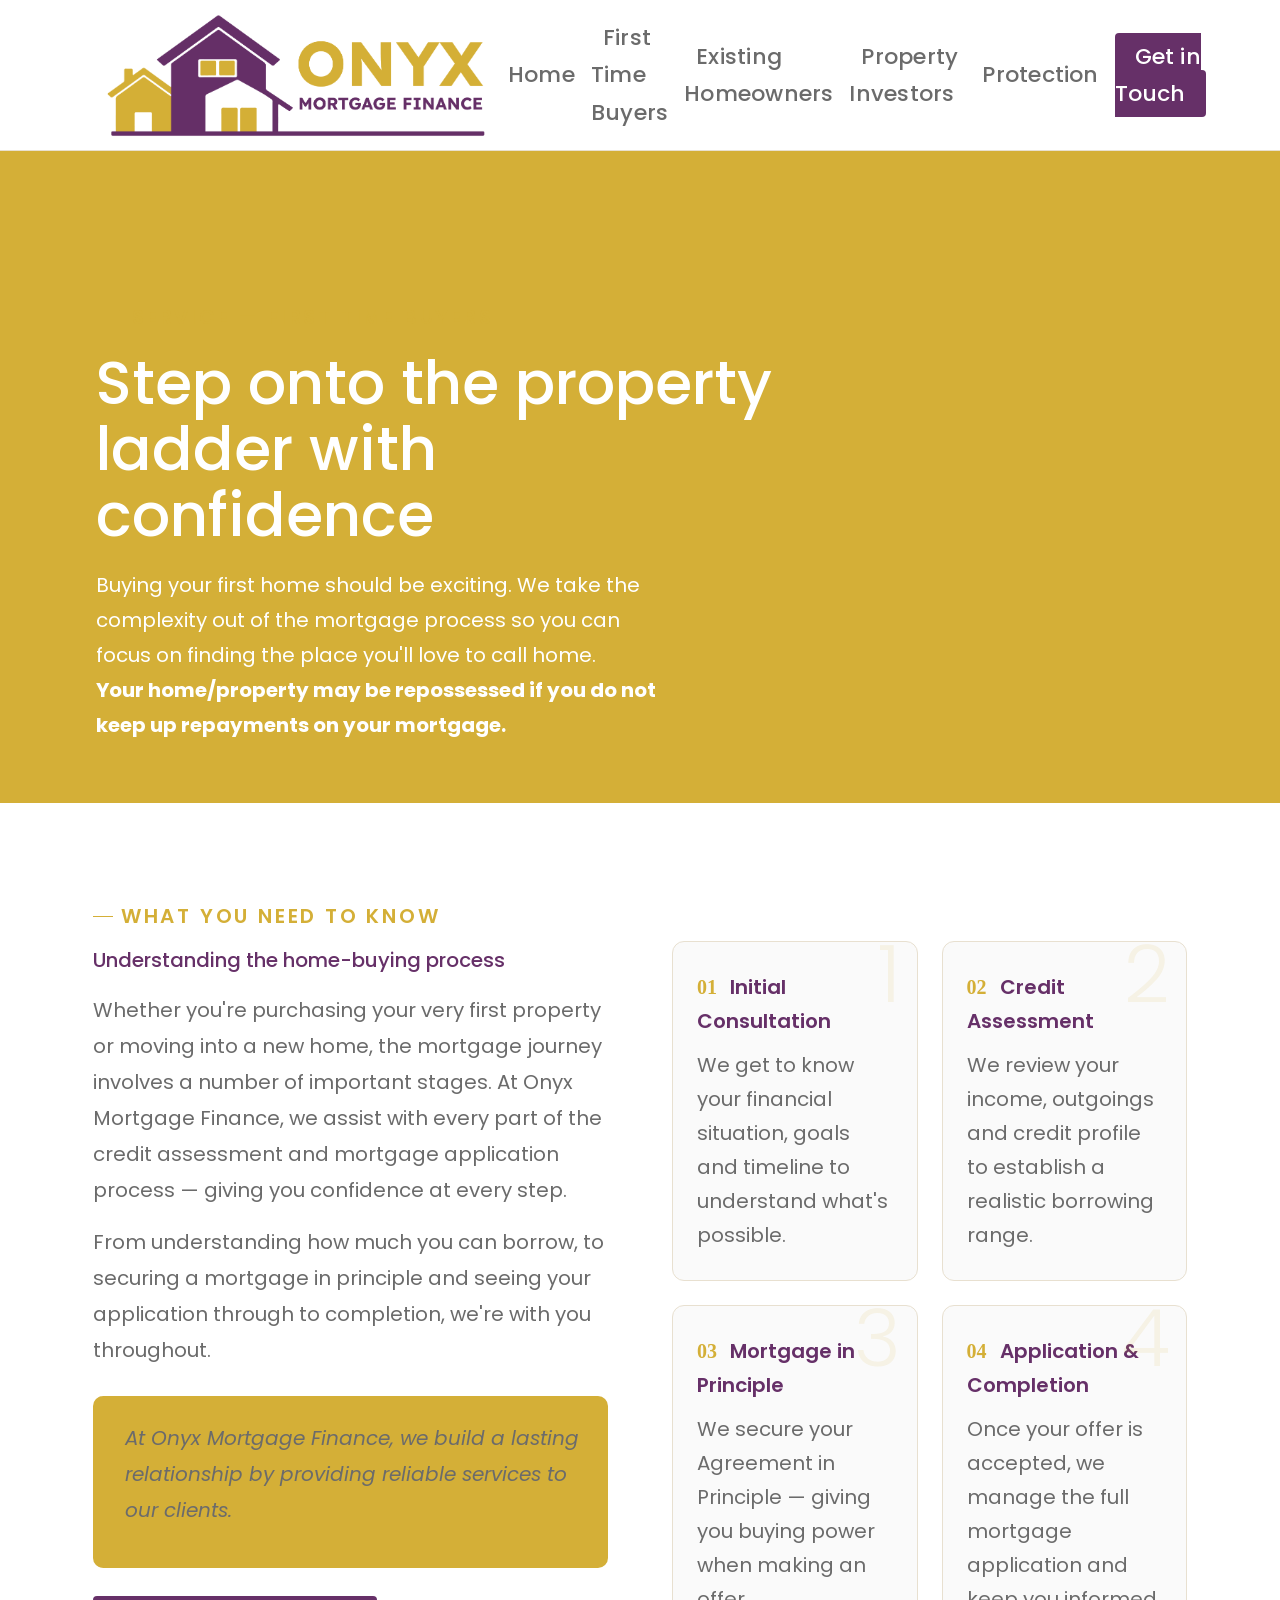
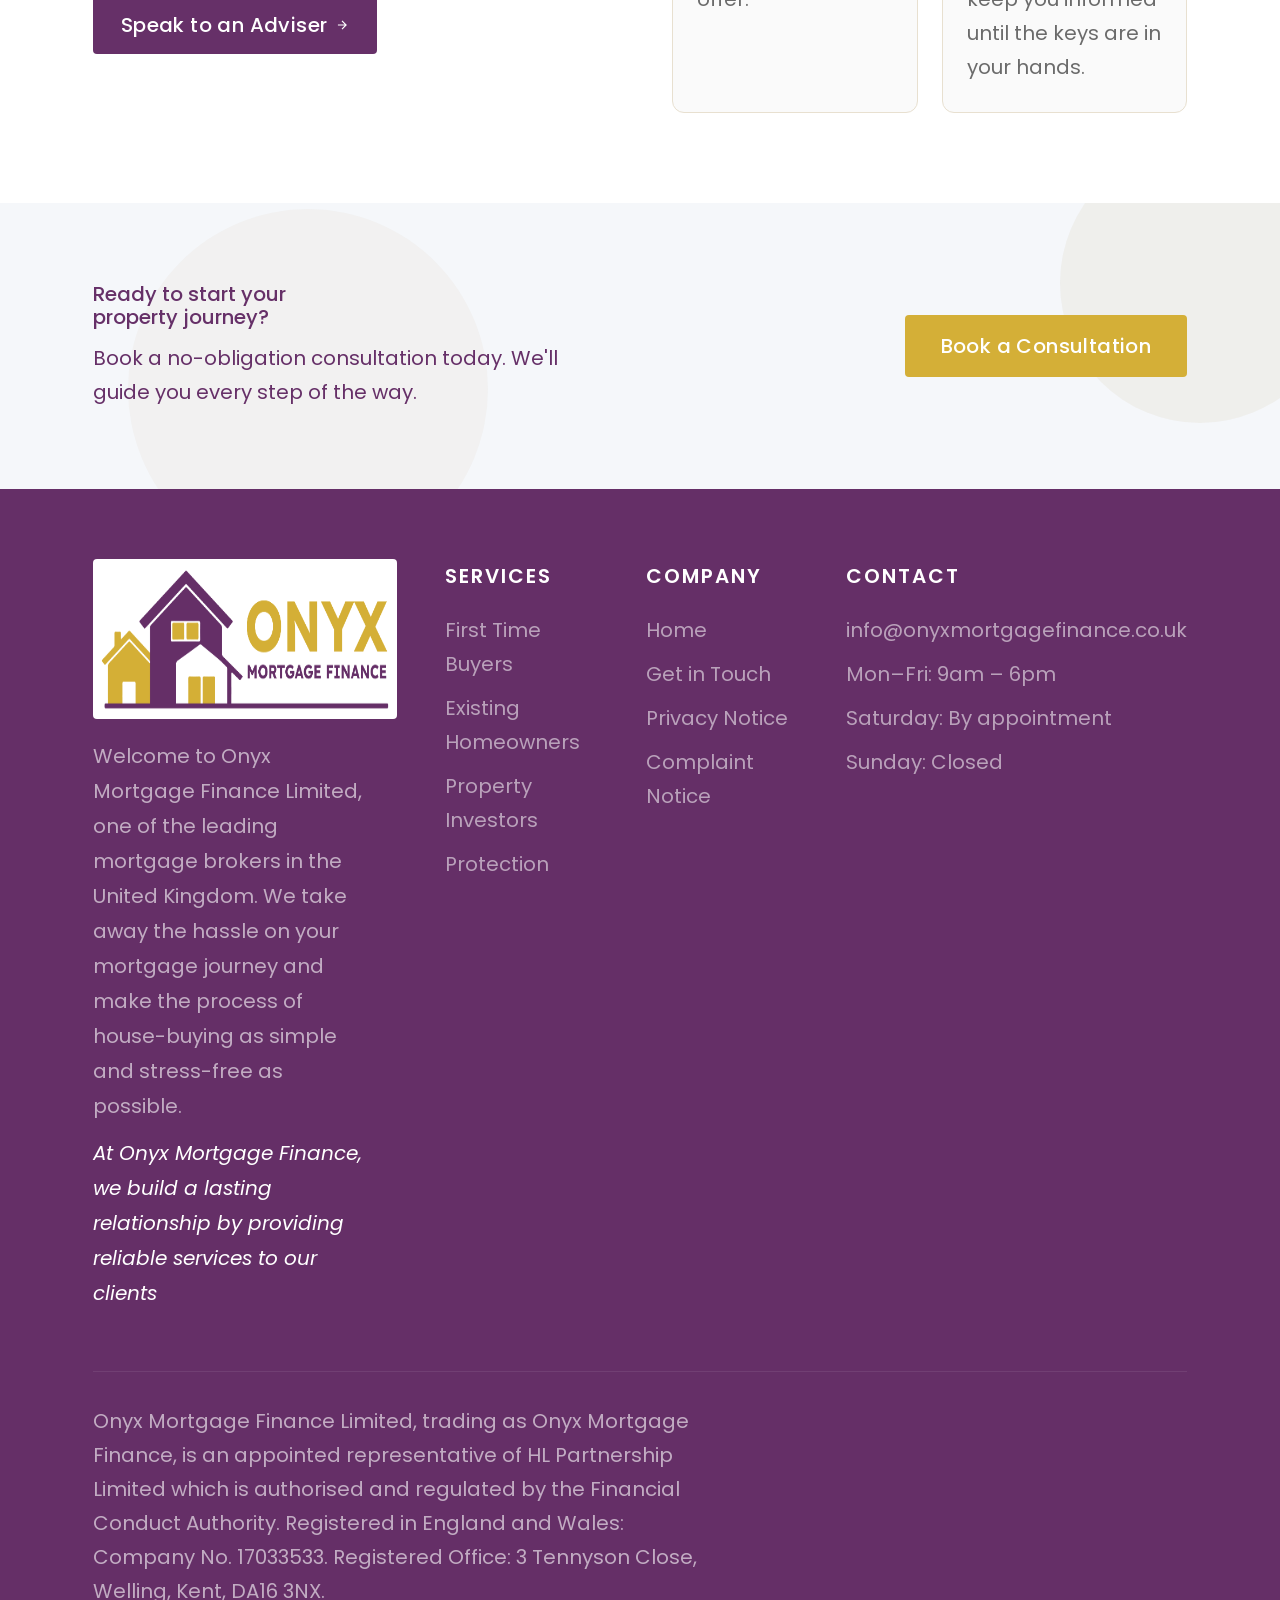
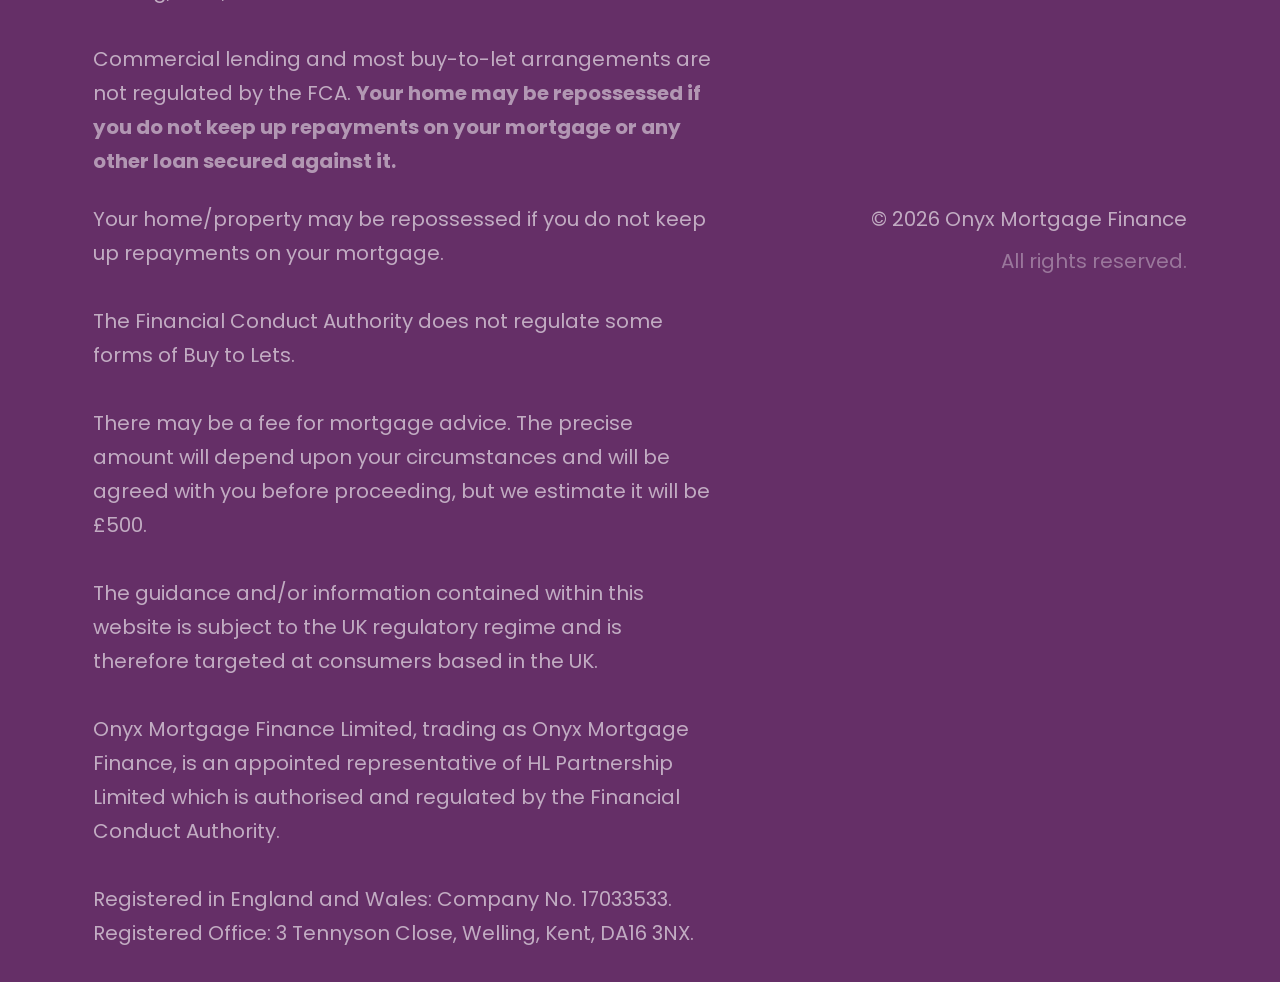
<file: first-time.html>
<!doctype html>
<html lang="en">
  <head>
    <meta charset="utf-8" />
    <meta content="width=device-width, initial-scale=1.0" name="viewport" />
    <title>First Time Buyers | Onyx Mortgage Finance</title>
    <link rel="preconnect" href="https://fonts.googleapis.com" />
    <link rel="preconnect" href="https://fonts.gstatic.com" crossorigin />
    <link
      href="https://fonts.googleapis.com/css2?family=Poppins:ital,wght@0,100;0,200;0,300;0,400;0,500;0,600;0,700;0,800;0,900;1,100;1,200;1,300;1,400;1,500;1,600;1,700;1,800;1,900&display=swap"
      rel="stylesheet"
    />
    <link href="./favicon.jpg" rel="icon" />
    <link href="./styles.css" rel="stylesheet" />
  </head>
  <body>
    <nav id="main-nav">
      <div class="nav-inner">
        <a class="nav-logo" href="index.html">
          <div class="nav-logo-mark">
            <img alt="site logo" src="./logos/logo.png" />
          </div>
        </a>
        <ul class="nav-links">
          <li><a href="index.html" id="nav-home">Home</a></li>
          <li><a href="first-time.html">First Time Buyers</a></li>
          <li><a href="homeowners.html">Existing Homeowners</a></li>
          <li><a href="investors.html">Property Investors</a></li>
          <li><a href="protection.html">Protection</a></li>
          <li>
            <a class="nav-cta" href="contact.html">Get in Touch</a>
          </li>
        </ul>
        <div class="hamburger" id="hamburger" onclick="toggleMenu()">
          <span></span><span></span><span></span>
        </div>
      </div>
    </nav>

    <div class="mobile-menu" id="mobile-menu">
      <a href="index.html">Home</a>
      <a href="first-time.html">First Time Buyers</a>
      <a href="homeowners.html">Existing Homeowners</a>
      <a href="investors.html">Property Investors</a>
      <a href="protection.html">Protection</a>
      <a href="privacy.html">Privacy Notice</a>
      <a href="contact.html">Get in Touch</a>
    </div>

    <div class="page active" id="page-first-time">
      <div class="page-hero">
        <div class="page-hero-inner">
          <div class="hero-label">Service — First Time Buyers</div>
          <h1>Step onto the property ladder with confidence</h1>
          <p>
            Buying your first home should be exciting. We take the complexity
            out of the mortgage process so you can focus on finding the place
            you'll love to call home.
          </p>
          <p>
            <b>
              Your home/property may be repossessed if you do not keep up
              repayments on your mortgage.</b
            >
          </p>
        </div>
        <svg
          class="page-hero-wave"
          preserveaspectratio="none"
          viewbox="0 0 1440 60"
          xmlns="http://www.w3.org/2000/svg"
        >
          <path
            d="M0 60L1440 60L1440 0C1200 40 900 60 720 50C540 40 240 0 0 20Z"
            fill="white"
          ></path>
        </svg>
      </div>
      <section class="section">
        <div class="section-inner">
          <div class="info-grid">
            <div class="info-text anim">
              <div class="section-label">What you need to know</div>
              <h2>Understanding the home-buying process</h2>
              <p>
                Whether you're purchasing your very first property or moving
                into a new home, the mortgage journey involves a number of
                important stages. At Onyx Mortgage Finance, we assist with every
                part of the credit assessment and mortgage application process —
                giving you confidence at every step.
              </p>
              <p>
                From understanding how much you can borrow, to securing a
                mortgage in principle and seeing your application through to
                completion, we're with you throughout.
              </p>
              <div class="trust-statement" style="margin-top: 28px">
                <p>
                  At Onyx Mortgage Finance, we build a lasting relationship by
                  providing reliable services to our clients.
                </p>
              </div>
              <button
                class="btn-primary"
                onclick="window.location.href = 'contact.html'"
                style="margin-top: 28px"
              >
                Speak to an Adviser
                <svg
                  fill="none"
                  height="14"
                  stroke="currentColor"
                  stroke-width="2"
                  viewbox="0 0 24 24"
                  width="14"
                >
                  <path d="M5 12h14M12 5l7 7-7 7"></path>
                </svg>
              </button>
            </div>
            <div class="anim" style="transition-delay: 0.2s">
              <div class="steps-grid">
                <div class="step-card" data-step="1">
                  <h3>
                    <span
                      style="
                        font-family: 'Cormorant Garamond', serif;
                        font-size: 26px;
                        color: var(--gold);
                        font-weight: 600;
                        margin-right: 8px;
                      "
                      >01</span
                    >
                    Initial Consultation
                  </h3>
                  <p>
                    We get to know your financial situation, goals and timeline
                    to understand what's possible.
                  </p>
                </div>
                <div class="step-card" data-step="2">
                  <h3>
                    <span
                      style="
                        font-family: 'Cormorant Garamond', serif;
                        font-size: 26px;
                        color: var(--gold);
                        font-weight: 600;
                        margin-right: 8px;
                      "
                      >02</span
                    >
                    Credit Assessment
                  </h3>
                  <p>
                    We review your income, outgoings and credit profile to
                    establish a realistic borrowing range.
                  </p>
                </div>
                <div class="step-card" data-step="3">
                  <h3>
                    <span
                      style="
                        font-family: 'Cormorant Garamond', serif;
                        font-size: 26px;
                        color: var(--gold);
                        font-weight: 600;
                        margin-right: 8px;
                      "
                      >03</span
                    >
                    Mortgage in Principle
                  </h3>
                  <p>
                    We secure your Agreement in Principle — giving you buying
                    power when making an offer.
                  </p>
                </div>
                <div class="step-card" data-step="4">
                  <h3>
                    <span
                      style="
                        font-family: 'Cormorant Garamond', serif;
                        font-size: 26px;
                        color: var(--gold);
                        font-weight: 600;
                        margin-right: 8px;
                      "
                      >04</span
                    >
                    Application &amp; Completion
                  </h3>
                  <p>
                    Once your offer is accepted, we manage the full mortgage
                    application and keep you informed until the keys are in your
                    hands.
                  </p>
                </div>
              </div>
            </div>
          </div>
        </div>
      </section>
      <section class="cta-strip">
        <div class="cta-strip-inner">
          <div>
            <h2>Ready to start your<br />property journey?</h2>
            <p>
              Book a no-obligation consultation today. We'll guide you every
              step of the way.
            </p>
          </div>
          <button
            class="btn-gold"
            onclick="window.location.href = 'contact.html'"
          >
            Book a Consultation
          </button>
        </div>
      </section>
    </div>

    <footer id="main-footer">
      <div class="footer-inner">
        <div class="footer-top">
          <div class="footer-brand">
            <div
              class="footer-logo"
              onclick="window.location.href = 'index.html'"
            >
              <div class="footer-logo-mark">
                <img alt="site logo" src="./logos/logo.png" />
              </div>
            </div>
            <p>
              Welcome to Onyx Mortgage Finance Limited, one of the leading
              mortgage brokers in the United Kingdom. We take away the hassle on
              your mortgage journey and make the process of house-buying as
              simple and stress-free as possible.
            </p>
            <p
              style="
                margin-top: 12px;
                font-style: italic;
                color: white;
                font-size: 16px;
              "
            >
              At Onyx Mortgage Finance, we build a lasting relationship by
              providing reliable services to our clients
            </p>
          </div>
          <div class="footer-col">
            <h4>Services</h4>
            <a href="first-time.html">First Time Buyers</a>
            <a href="homeowners.html">Existing Homeowners</a>
            <a href="investors.html">Property Investors</a>
            <a href="protection.html">Protection</a>
          </div>
          <div class="footer-col">
            <h4>Company</h4>
            <a href="index.html">Home</a>
            <a href="contact.html">Get in Touch</a>
            <a href="privacy.html">Privacy Notice</a>
            <a href="complaint.html">Complaint Notice</a>
          </div>
          <div class="footer-col">
            <h4>Contact</h4>
            <a href="mailto:info@onyxmortgagefinance.co.uk"
              >info@onyxmortgagefinance.co.uk</a
            >
            <a>Mon–Fri: 9am – 6pm</a>
            <a>Saturday: By appointment</a>
            <a>Sunday: Closed</a>
          </div>
        </div>
        <div class="footer-divider"></div>
        <div class="footer-bottom">
          <div class="footer-legal">
            Onyx Mortgage Finance Limited, trading as Onyx Mortgage Finance, is
            an appointed representative of HL Partnership Limited which is
            authorised and regulated by the Financial Conduct Authority.
            Registered in England and Wales: Company No. 17033533. Registered
            Office: 3 Tennyson Close, Welling, Kent, DA16 3NX.<br /><br />
            Commercial lending and most buy-to-let arrangements are not
            regulated by the FCA.
            <strong style="color: rgba(255, 255, 255, 0.5)"
              >Your home may be repossessed if you do not keep up repayments on
              your mortgage or any other loan secured against it.</strong
            >
          </div>
          <div class="footer-legal">
            Your home/property may be repossessed if you do not keep up
            repayments on your mortgage. <br /><br />
            The Financial Conduct Authority does not regulate some forms of Buy
            to Lets. <br /><br />
            There may be a fee for mortgage advice. The precise amount will
            depend upon your circumstances and will be agreed with you before
            proceeding, but we estimate it will be £500. <br /><br />
            The guidance and/or information contained within this website is
            subject to the UK regulatory regime and is therefore targeted at
            consumers based in the UK. <br /><br />
            Onyx Mortgage Finance Limited, trading as Onyx Mortgage Finance, is
            an appointed representative of HL Partnership Limited which is
            authorised and regulated by the Financial Conduct Authority.
            <br /><br />
            Registered in England and Wales: Company No. 17033533. Registered
            Office: 3 Tennyson Close, Welling, Kent, DA16 3NX.
          </div>
          <div class="footer-copyright">
            <div style="color: rgba(255, 255, 255, 0.6); margin-bottom: 8px">
              © 2026 Onyx Mortgage Finance
            </div>
            <div>All rights reserved.</div>
          </div>
        </div>
      </div>
    </footer>

    <script src="main.js"></script>
  </body>
</html>
</file>
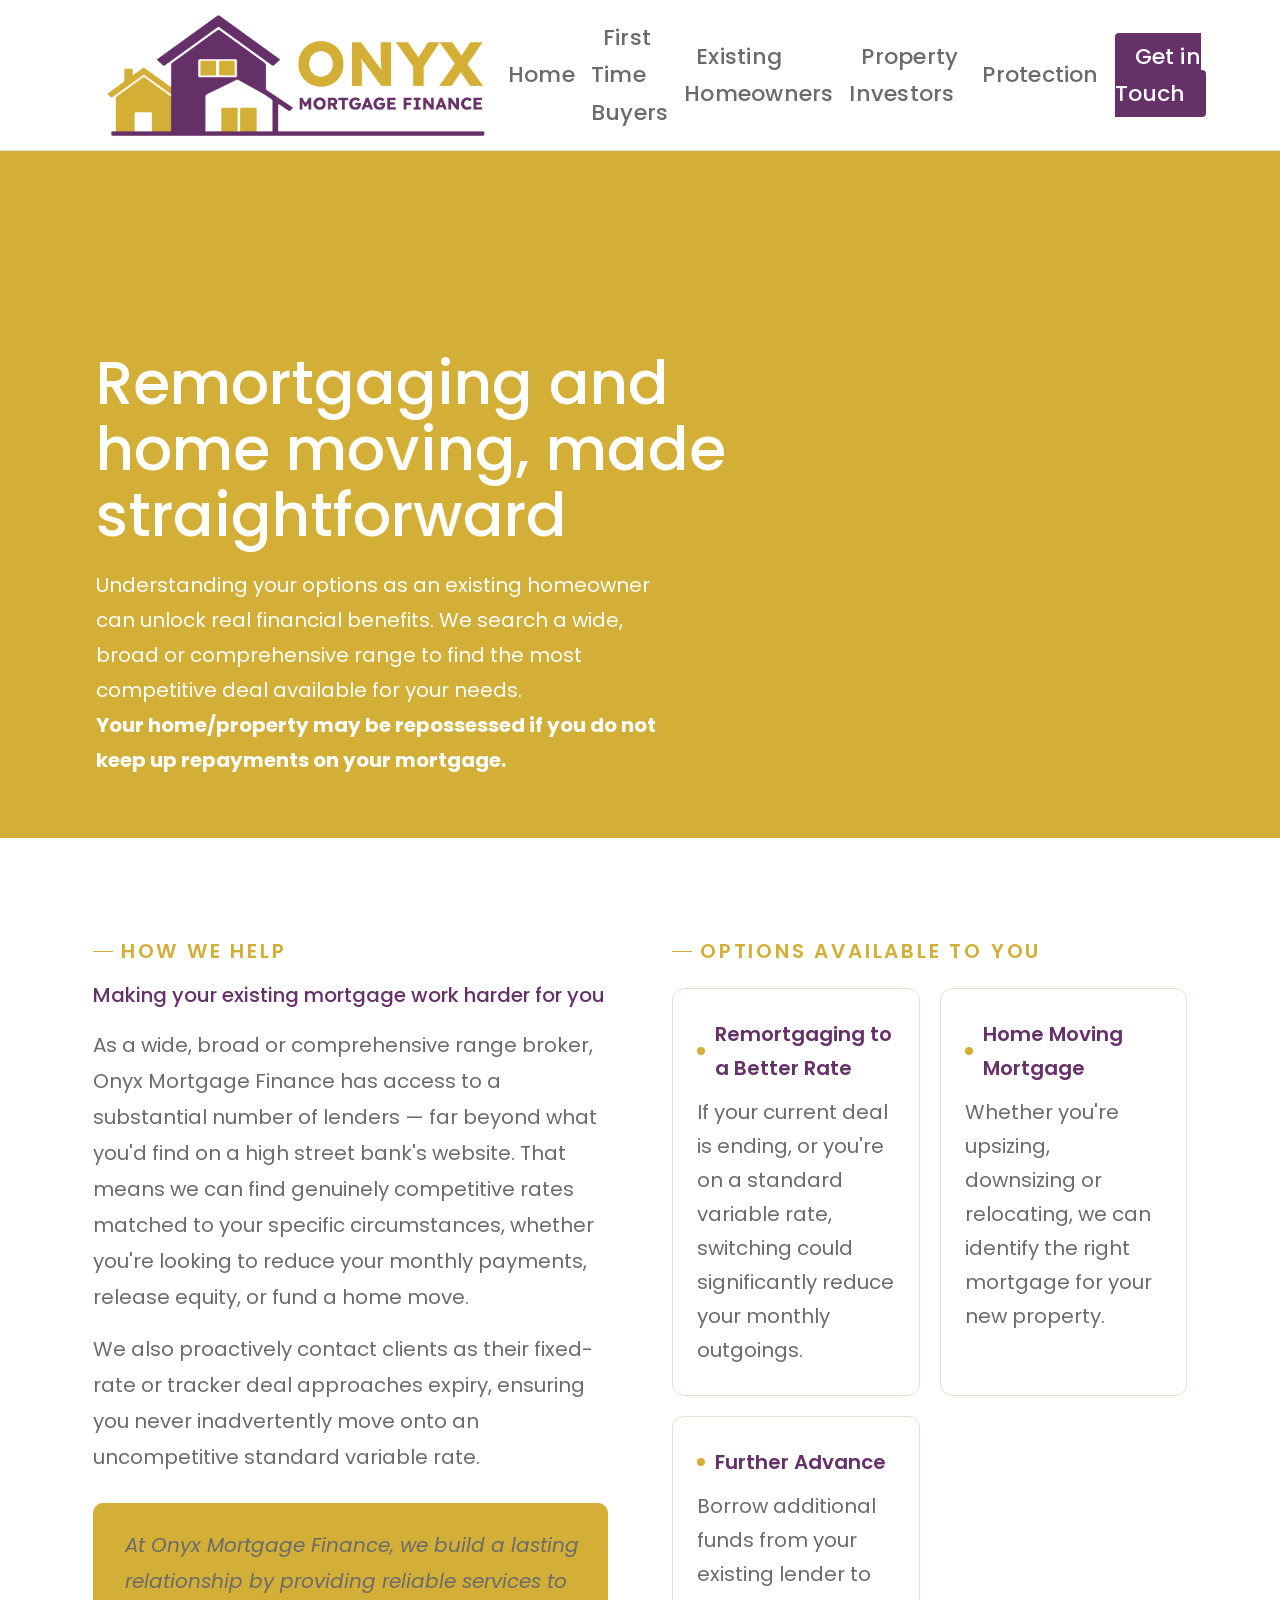
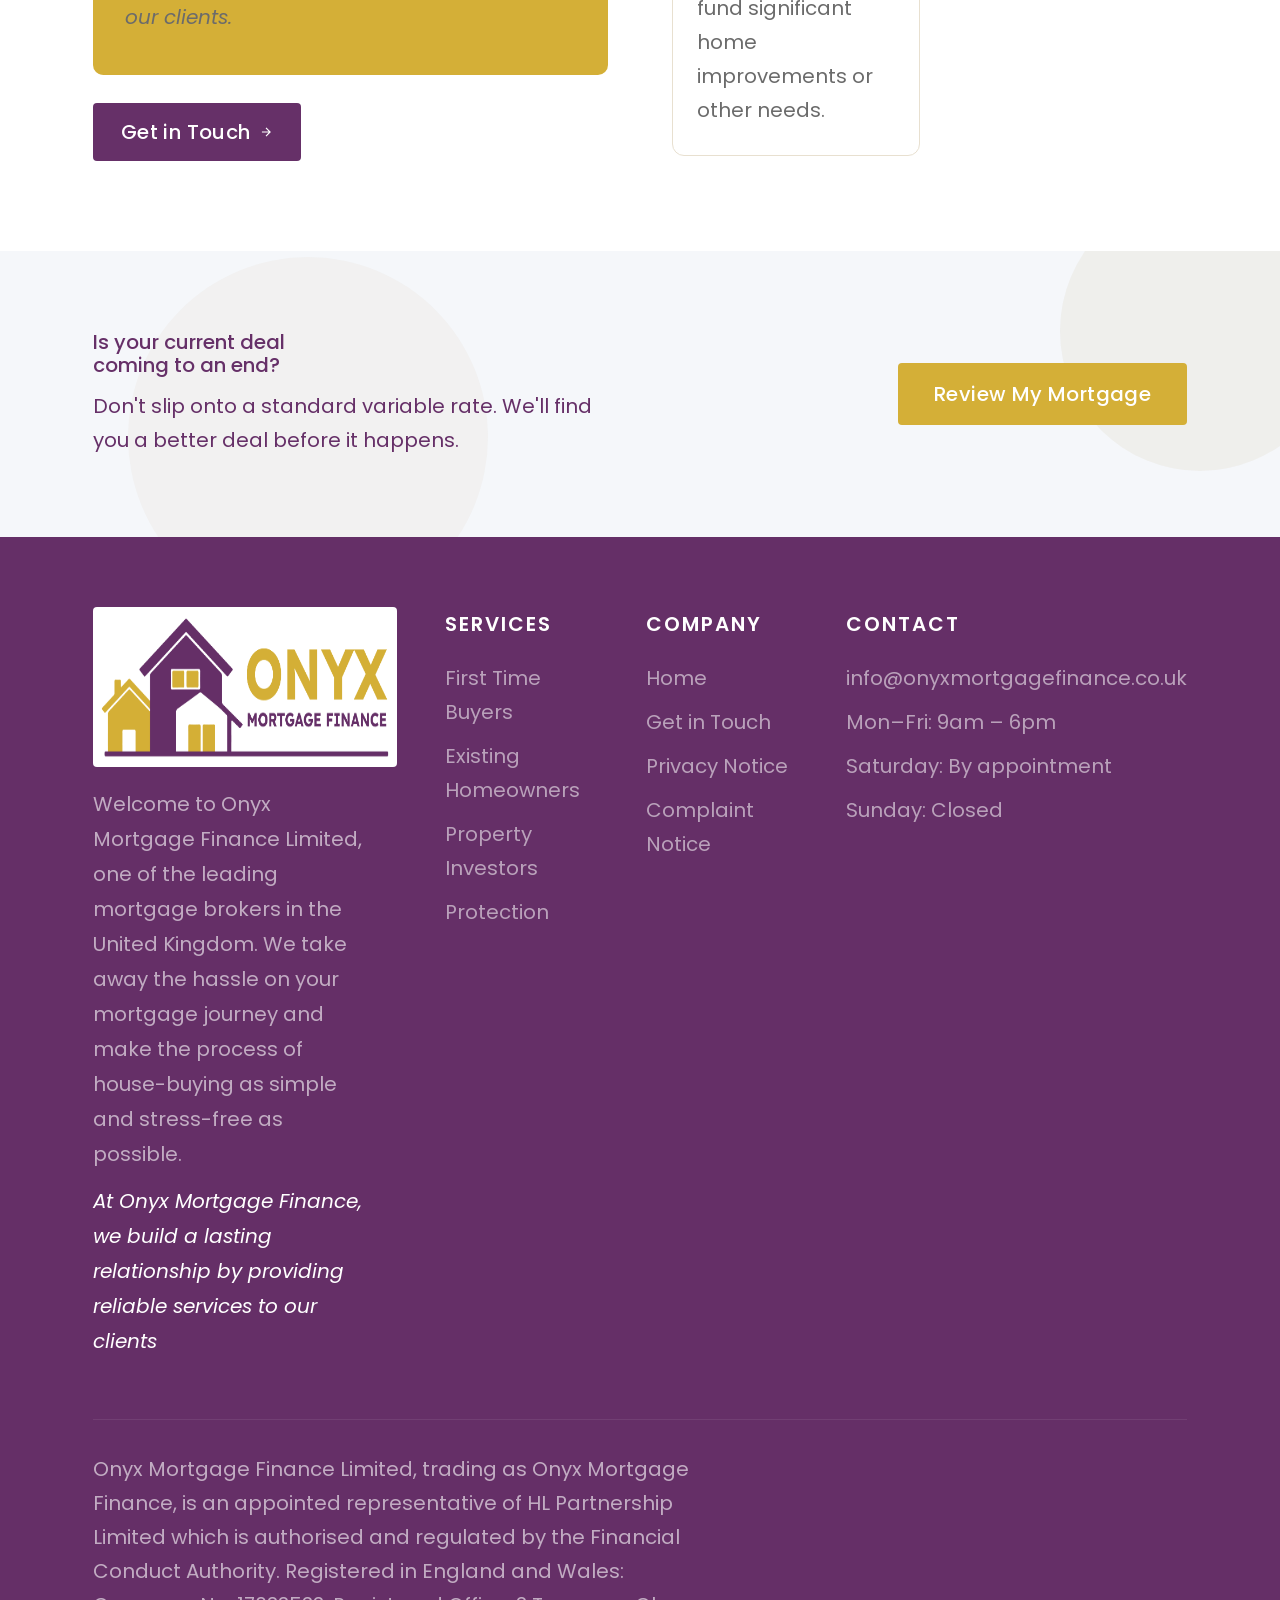
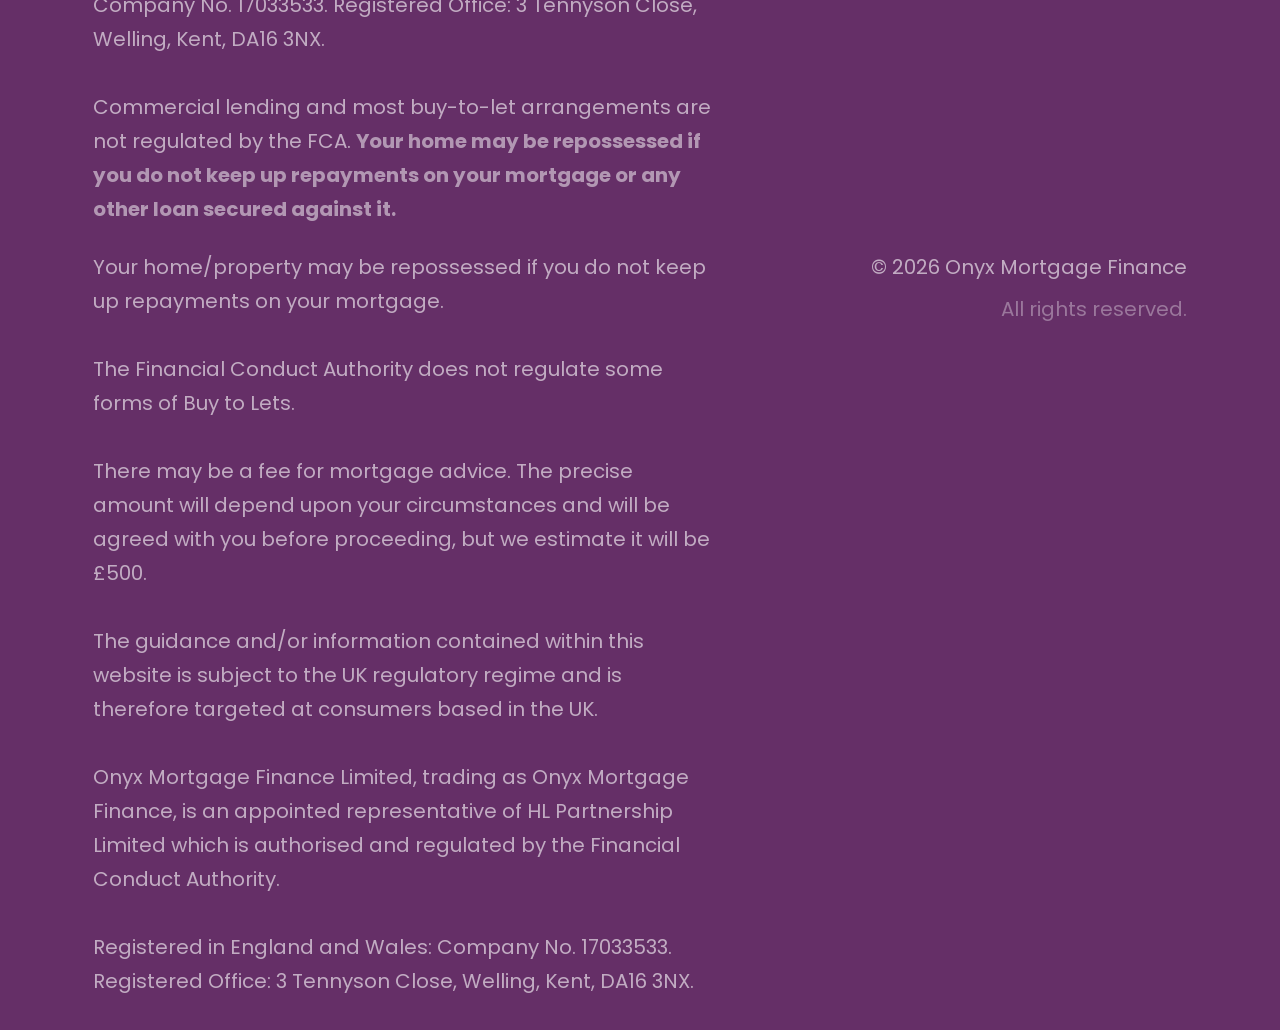
<file: homeowners.html>
<!doctype html>
<html lang="en">
  <head>
    <meta charset="utf-8" />
    <meta content="width=device-width, initial-scale=1.0" name="viewport" />
    <title>Existing Homeowners | Onyx Mortgage Finance</title>
    <link rel="preconnect" href="https://fonts.googleapis.com" />
    <link rel="preconnect" href="https://fonts.gstatic.com" crossorigin />
    <link
      href="https://fonts.googleapis.com/css2?family=Poppins:ital,wght@0,100;0,200;0,300;0,400;0,500;0,600;0,700;0,800;0,900;1,100;1,200;1,300;1,400;1,500;1,600;1,700;1,800;1,900&display=swap"
      rel="stylesheet"
    />
    <link href="./favicon.jpg" rel="icon" />
    <link href="./styles.css" rel="stylesheet" />
  </head>
  <body>
    <nav id="main-nav">
      <div class="nav-inner">
        <a class="nav-logo" href="index.html">
          <div class="nav-logo-mark">
            <img alt="site logo" src="./logos/logo.png" />
          </div>
        </a>
        <ul class="nav-links">
          <li><a href="index.html" id="nav-home">Home</a></li>
          <li><a href="first-time.html">First Time Buyers</a></li>
          <li><a href="homeowners.html">Existing Homeowners</a></li>
          <li><a href="investors.html">Property Investors</a></li>
          <li><a href="protection.html">Protection</a></li>
          <li>
            <a class="nav-cta" href="contact.html">Get in Touch</a>
          </li>
        </ul>
        <div class="hamburger" id="hamburger" onclick="toggleMenu()">
          <span></span><span></span><span></span>
        </div>
      </div>
    </nav>

    <div class="mobile-menu" id="mobile-menu">
      <a href="index.html">Home</a>
      <a href="first-time.html">First Time Buyers</a>
      <a href="homeowners.html">Existing Homeowners</a>
      <a href="investors.html">Property Investors</a>
      <a href="protection.html">Protection</a>
      <a href="privacy.html">Privacy Notice</a>
      <a href="contact.html">Get in Touch</a>
    </div>

    <div class="page active" id="page-homeowners">
      <div class="page-hero">
        <div class="page-hero-inner">
          <div class="hero-label">Service — Existing Homeowners</div>
          <h1>Remortgaging and home moving, made straightforward</h1>
          <p>
            Understanding your options as an existing homeowner can unlock real
            financial benefits. We search a wide, broad or comprehensive range
            to find the most competitive deal available for your needs.
          </p>
          <p>
            <b>
              Your home/property may be repossessed if you do not keep up
              repayments on your mortgage.</b
            >
          </p>
        </div>
        <svg
          class="page-hero-wave"
          preserveaspectratio="none"
          viewbox="0 0 1440 60"
          xmlns="http://www.w3.org/2000/svg"
        >
          <path
            d="M0 60L1440 60L1440 0C1200 40 900 60 720 50C540 40 240 0 0 20Z"
            fill="white"
          ></path>
        </svg>
      </div>
      <section class="section">
        <div class="section-inner">
          <div class="info-grid">
            <div class="info-text anim">
              <div class="section-label">How We Help</div>
              <h2>Making your existing mortgage work harder for you</h2>
              <p>
                As a wide, broad or comprehensive range broker, Onyx Mortgage
                Finance has access to a substantial number of lenders — far
                beyond what you'd find on a high street bank's website. That
                means we can find genuinely competitive rates matched to your
                specific circumstances, whether you're looking to reduce your
                monthly payments, release equity, or fund a home move.
              </p>
              <p>
                We also proactively contact clients as their fixed-rate or
                tracker deal approaches expiry, ensuring you never inadvertently
                move onto an uncompetitive standard variable rate.
              </p>
              <div class="trust-statement" style="margin-top: 28px">
                <p>
                  At Onyx Mortgage Finance, we build a lasting relationship by
                  providing reliable services to our clients.
                </p>
              </div>
              <button
                class="btn-primary"
                onclick="window.location.href = 'contact.html'"
                style="margin-top: 28px"
              >
                Get in Touch
                <svg
                  fill="none"
                  height="14"
                  stroke="currentColor"
                  stroke-width="2"
                  viewbox="0 0 24 24"
                  width="14"
                >
                  <path d="M5 12h14M12 5l7 7-7 7"></path>
                </svg>
              </button>
            </div>
            <div class="anim" style="transition-delay: 0.2s">
              <div class="section-label" style="margin-bottom: 20px">
                Options Available to You
              </div>
              <div class="cards-grid" style="margin-top: 0">
                <div class="feature-card">
                  <h3>Remortgaging to a Better Rate</h3>
                  <p>
                    If your current deal is ending, or you're on a standard
                    variable rate, switching could significantly reduce your
                    monthly outgoings.
                  </p>
                </div>
                <div class="feature-card">
                  <h3>Home Moving Mortgage</h3>
                  <p>
                    Whether you're upsizing, downsizing or relocating, we can
                    identify the right mortgage for your new property.
                  </p>
                </div>
                <div class="feature-card">
                  <h3>Further Advance</h3>
                  <p>
                    Borrow additional funds from your existing lender to fund
                    significant home improvements or other needs.
                  </p>
                </div>
              </div>
            </div>
          </div>
        </div>
      </section>
      <section class="cta-strip">
        <div class="cta-strip-inner">
          <div>
            <h2>Is your current deal<br />coming to an end?</h2>
            <p>
              Don't slip onto a standard variable rate. We'll find you a better
              deal before it happens.
            </p>
          </div>
          <button
            class="btn-gold"
            onclick="window.location.href = 'contact.html'"
          >
            Review My Mortgage
          </button>
        </div>
      </section>
    </div>

    <footer id="main-footer">
      <div class="footer-inner">
        <div class="footer-top">
          <div class="footer-brand">
            <div
              class="footer-logo"
              onclick="window.location.href = 'index.html'"
            >
              <div class="footer-logo-mark">
                <img alt="site logo" src="./logos/logo.png" />
              </div>
            </div>
            <p>
              Welcome to Onyx Mortgage Finance Limited, one of the leading
              mortgage brokers in the United Kingdom. We take away the hassle on
              your mortgage journey and make the process of house-buying as
              simple and stress-free as possible.
            </p>
            <p
              style="
                margin-top: 12px;
                font-style: italic;
                color: white;
                font-size: 16px;
              "
            >
              At Onyx Mortgage Finance, we build a lasting relationship by
              providing reliable services to our clients
            </p>
          </div>
          <div class="footer-col">
            <h4>Services</h4>
            <a href="first-time.html">First Time Buyers</a>
            <a href="homeowners.html">Existing Homeowners</a>
            <a href="investors.html">Property Investors</a>
            <a href="protection.html">Protection</a>
          </div>
          <div class="footer-col">
            <h4>Company</h4>
            <a href="index.html">Home</a>
            <a href="contact.html">Get in Touch</a>
            <a href="privacy.html">Privacy Notice</a>
            <a href="complaint.html">Complaint Notice</a>
          </div>
          <div class="footer-col">
            <h4>Contact</h4>
            <a href="mailto:info@onyxmortgagefinance.co.uk"
              >info@onyxmortgagefinance.co.uk</a
            >
            <a>Mon–Fri: 9am – 6pm</a>
            <a>Saturday: By appointment</a>
            <a>Sunday: Closed</a>
          </div>
        </div>
        <div class="footer-divider"></div>
        <div class="footer-bottom">
          <div class="footer-legal">
            Onyx Mortgage Finance Limited, trading as Onyx Mortgage Finance, is
            an appointed representative of HL Partnership Limited which is
            authorised and regulated by the Financial Conduct Authority.
            Registered in England and Wales: Company No. 17033533. Registered
            Office: 3 Tennyson Close, Welling, Kent, DA16 3NX.<br /><br />
            Commercial lending and most buy-to-let arrangements are not
            regulated by the FCA.
            <strong style="color: rgba(255, 255, 255, 0.5)"
              >Your home may be repossessed if you do not keep up repayments on
              your mortgage or any other loan secured against it.</strong
            >
          </div>
          <div class="footer-legal">
            Your home/property may be repossessed if you do not keep up
            repayments on your mortgage. <br /><br />
            The Financial Conduct Authority does not regulate some forms of Buy
            to Lets. <br /><br />
            There may be a fee for mortgage advice. The precise amount will
            depend upon your circumstances and will be agreed with you before
            proceeding, but we estimate it will be £500. <br /><br />
            The guidance and/or information contained within this website is
            subject to the UK regulatory regime and is therefore targeted at
            consumers based in the UK. <br /><br />
            Onyx Mortgage Finance Limited, trading as Onyx Mortgage Finance, is
            an appointed representative of HL Partnership Limited which is
            authorised and regulated by the Financial Conduct Authority.
            <br /><br />
            Registered in England and Wales: Company No. 17033533. Registered
            Office: 3 Tennyson Close, Welling, Kent, DA16 3NX.
          </div>
          <div class="footer-copyright">
            <div style="color: rgba(255, 255, 255, 0.6); margin-bottom: 8px">
              © 2026 Onyx Mortgage Finance
            </div>
            <div>All rights reserved.</div>
          </div>
        </div>
      </div>
    </footer>

    <script src="main.js"></script>
  </body>
</html>
</file>
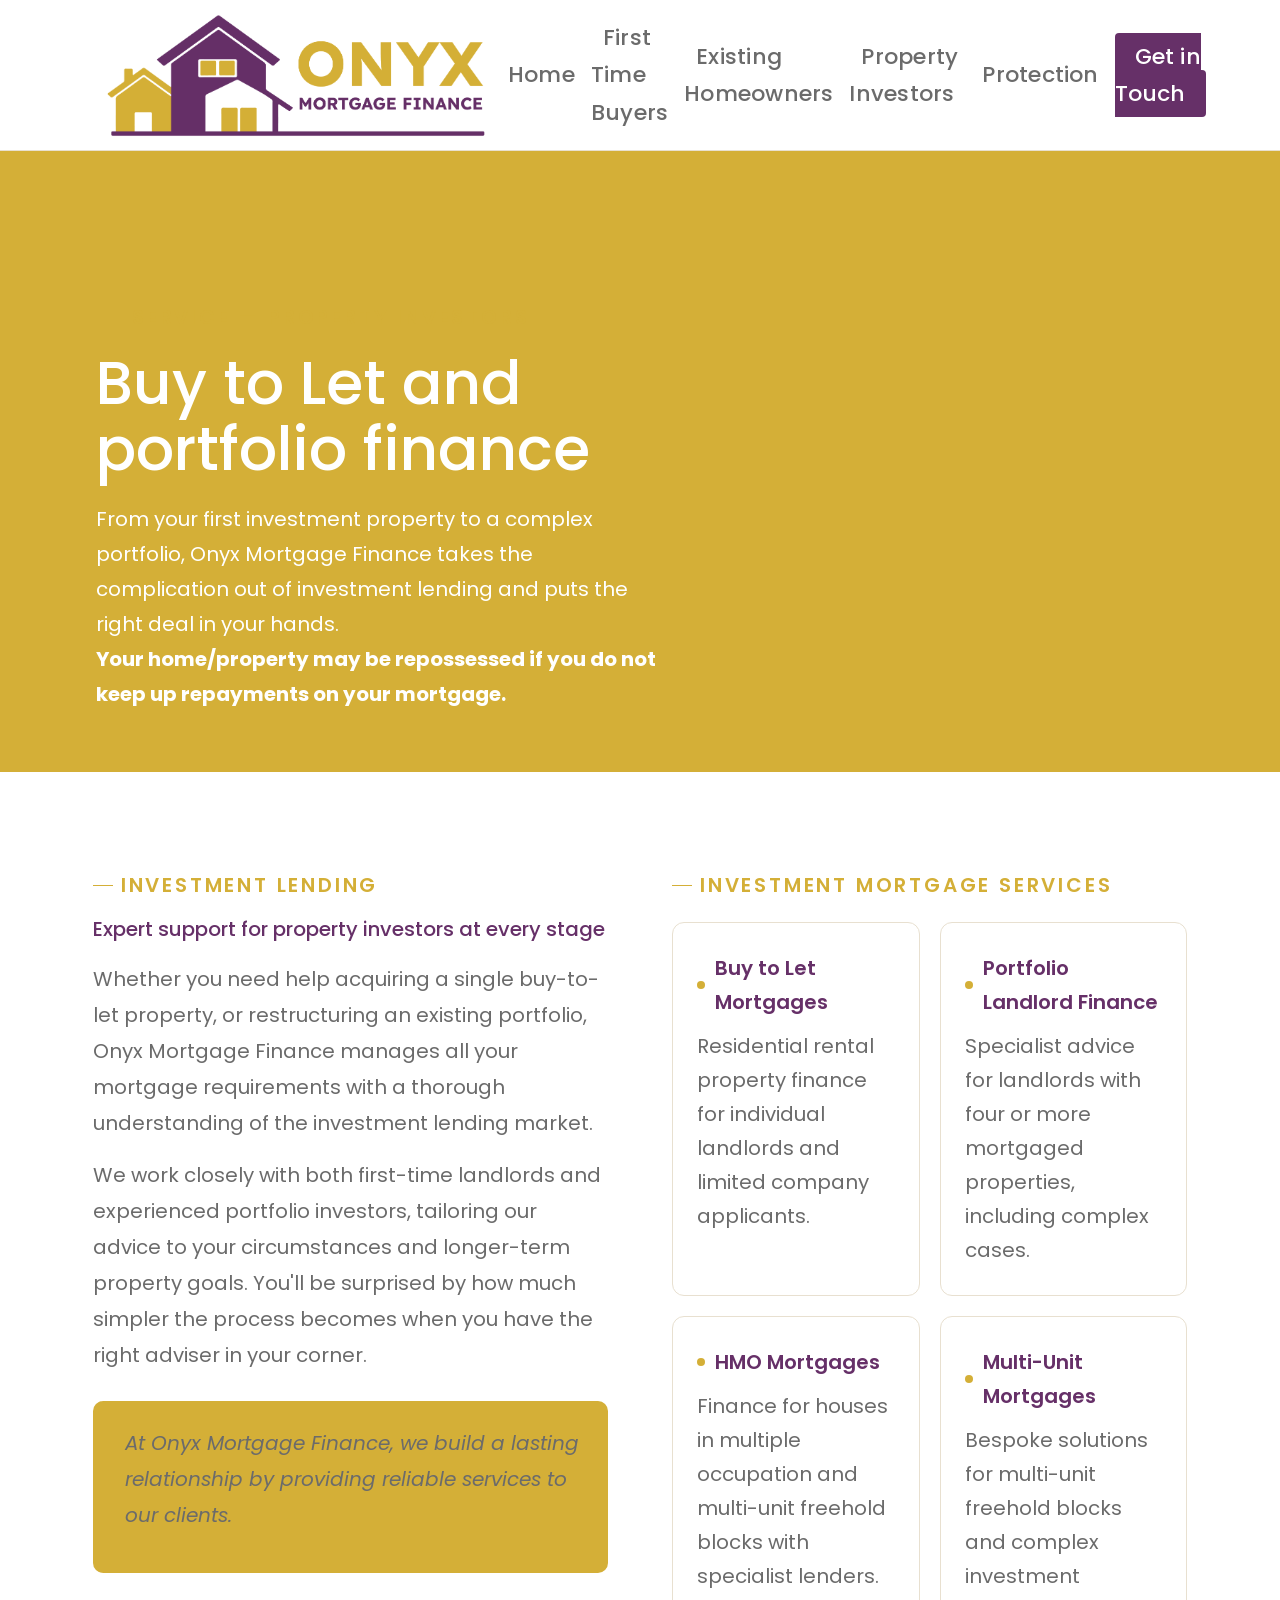
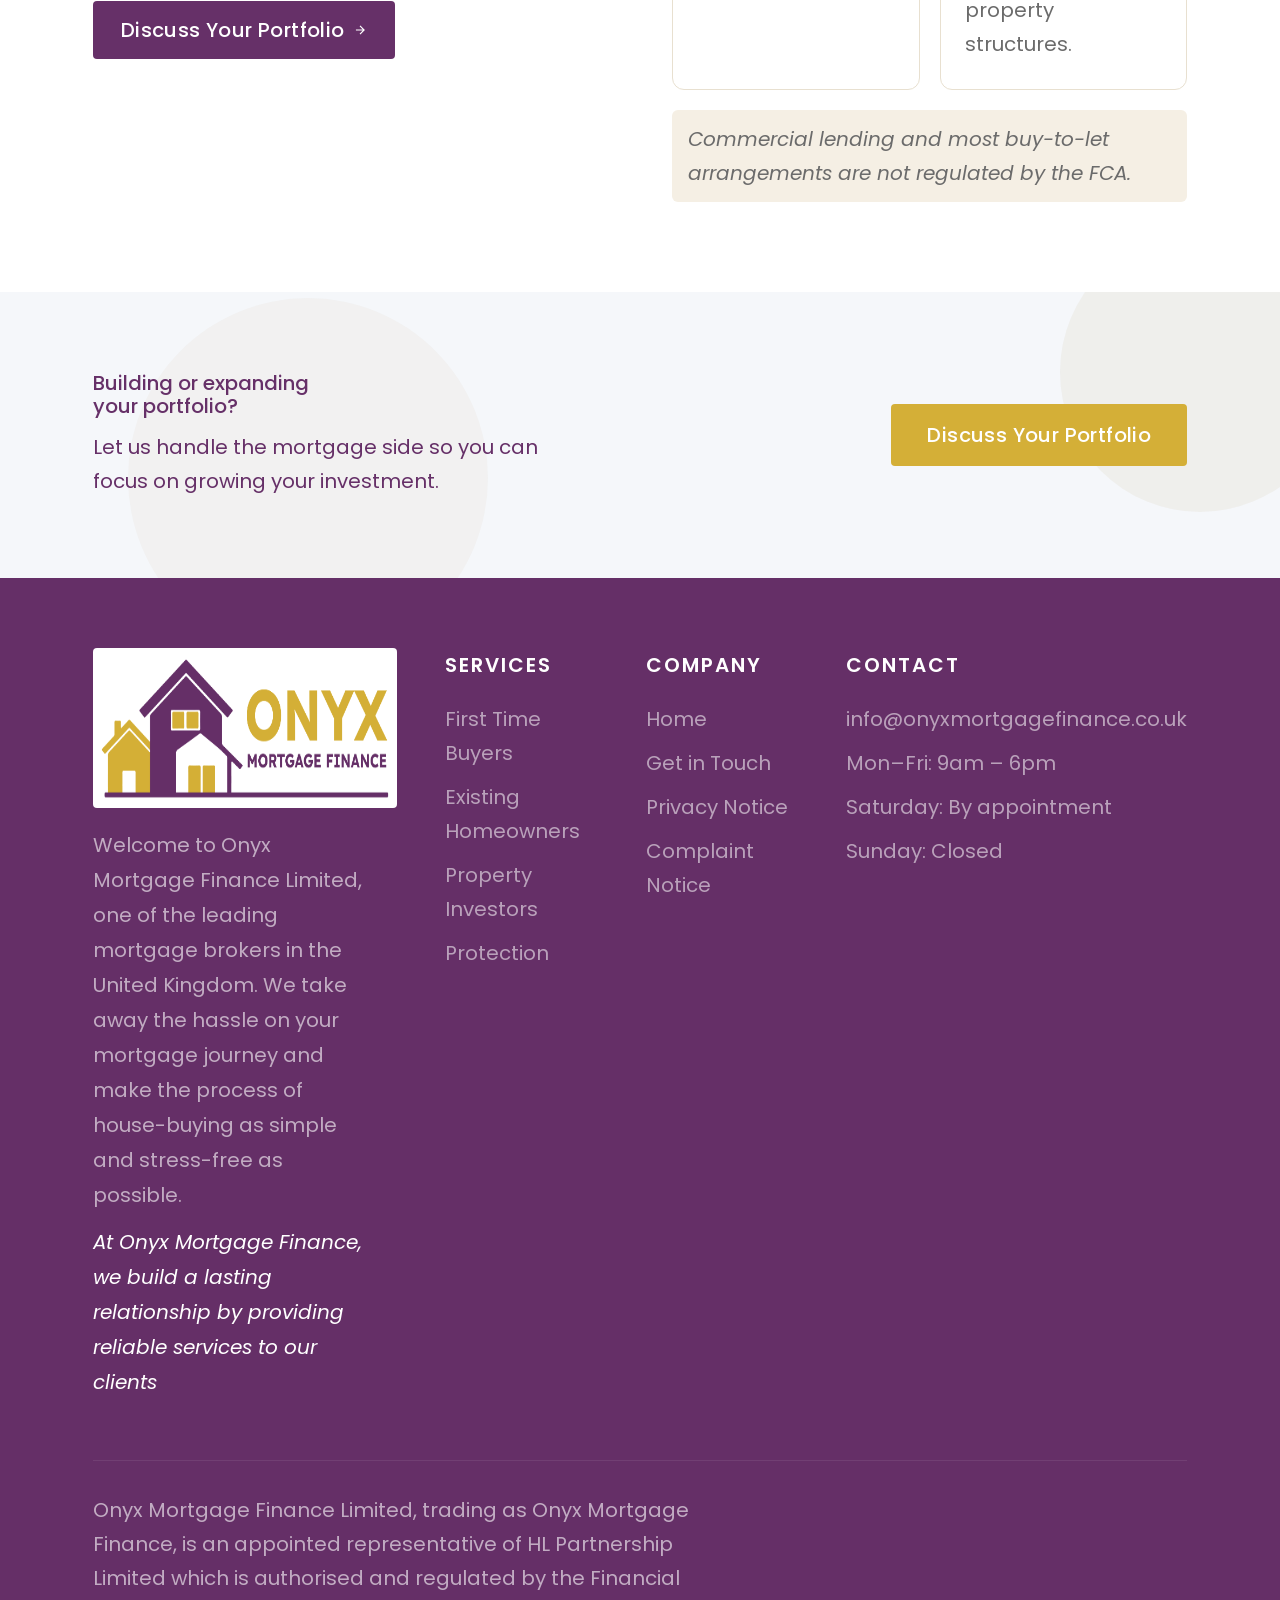
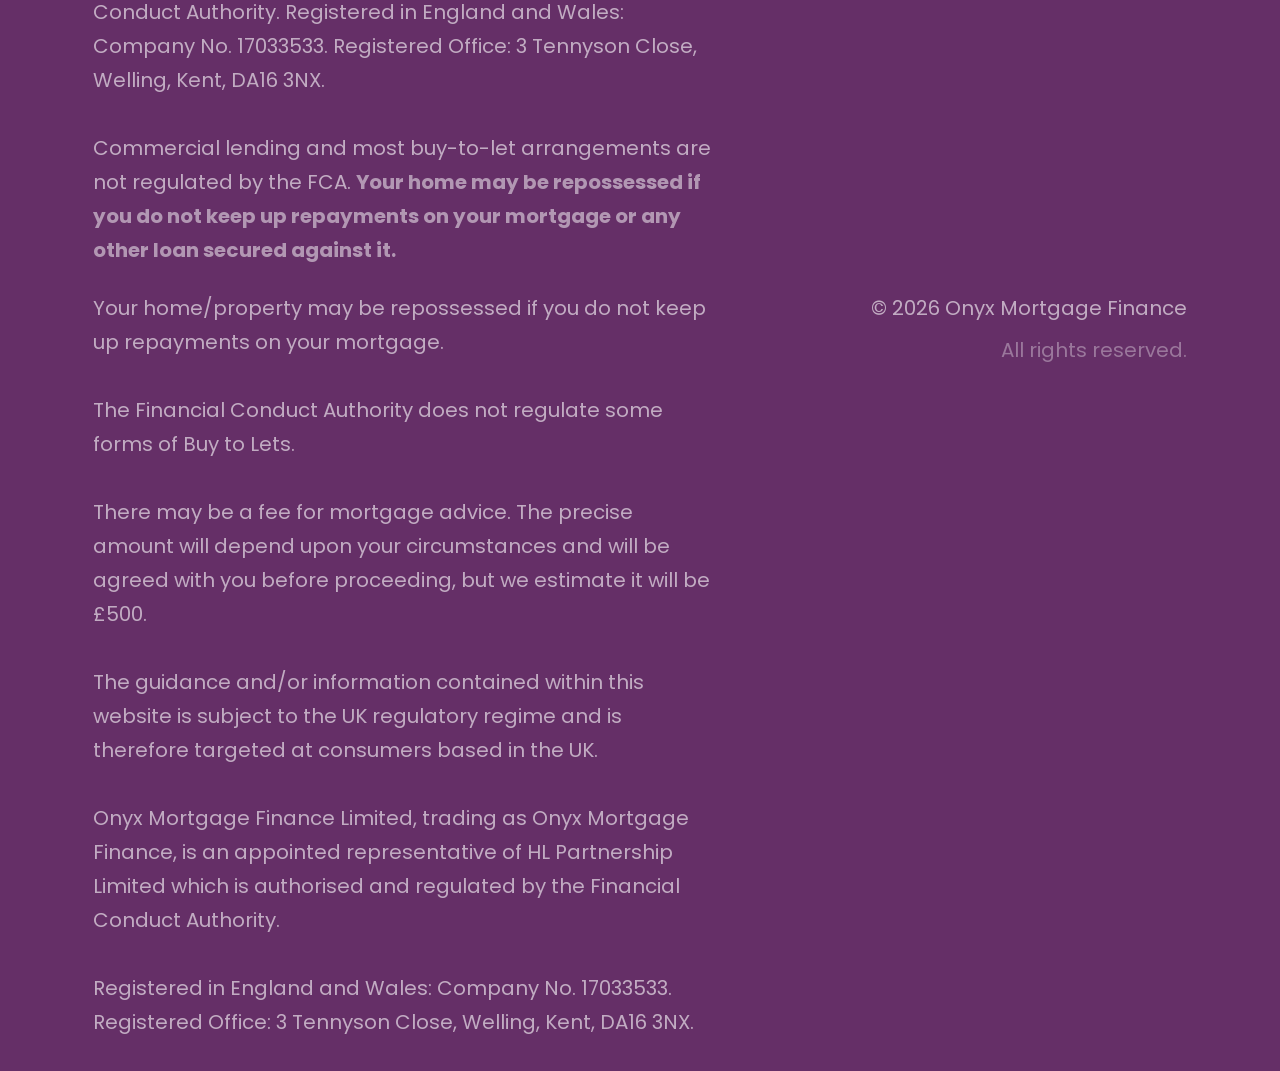
<file: investors.html>
<!doctype html>
<html lang="en">
  <head>
    <meta charset="utf-8" />
    <meta content="width=device-width, initial-scale=1.0" name="viewport" />
    <title>Property Investors | Onyx Mortgage Finance</title>
    <link rel="preconnect" href="https://fonts.googleapis.com" />
    <link rel="preconnect" href="https://fonts.gstatic.com" crossorigin />
    <link
      href="https://fonts.googleapis.com/css2?family=Poppins:ital,wght@0,100;0,200;0,300;0,400;0,500;0,600;0,700;0,800;0,900;1,100;1,200;1,300;1,400;1,500;1,600;1,700;1,800;1,900&display=swap"
      rel="stylesheet"
    />
    <link href="./favicon.jpg" rel="icon" />
    <link href="./styles.css" rel="stylesheet" />
  </head>
  <body>
    <nav id="main-nav">
      <div class="nav-inner">
        <a class="nav-logo" href="index.html">
          <div class="nav-logo-mark">
            <img alt="site logo" src="./logos/logo.png" />
          </div>
        </a>
        <ul class="nav-links">
          <li><a href="index.html" id="nav-home">Home</a></li>
          <li><a href="first-time.html">First Time Buyers</a></li>
          <li><a href="homeowners.html">Existing Homeowners</a></li>
          <li><a href="investors.html">Property Investors</a></li>
          <li><a href="protection.html">Protection</a></li>
          <li>
            <a class="nav-cta" href="contact.html">Get in Touch</a>
          </li>
        </ul>
        <div class="hamburger" id="hamburger" onclick="toggleMenu()">
          <span></span><span></span><span></span>
        </div>
      </div>
    </nav>

    <div class="mobile-menu" id="mobile-menu">
      <a href="index.html">Home</a>
      <a href="first-time.html">First Time Buyers</a>
      <a href="homeowners.html">Existing Homeowners</a>
      <a href="investors.html">Property Investors</a>
      <a href="protection.html">Protection</a>
      <a href="privacy.html">Privacy Notice</a>
      <a href="contact.html">Get in Touch</a>
    </div>

    <div class="page active" id="page-investors">
      <div class="page-hero">
        <div class="page-hero-inner">
          <div class="hero-label">Service — Property Investors</div>
          <h1>Buy to Let and portfolio finance</h1>
          <p>
            From your first investment property to a complex portfolio, Onyx
            Mortgage Finance takes the complication out of investment lending
            and puts the right deal in your hands.
          </p>
          <p>
            <b>
              Your home/property may be repossessed if you do not keep up
              repayments on your mortgage.</b
            >
          </p>
        </div>
        <svg
          class="page-hero-wave"
          preserveaspectratio="none"
          viewbox="0 0 1440 60"
          xmlns="http://www.w3.org/2000/svg"
        >
          <path
            d="M0 60L1440 60L1440 0C1200 40 900 60 720 50C540 40 240 0 0 20Z"
            fill="white"
          ></path>
        </svg>
      </div>
      <section class="section">
        <div class="section-inner">
          <div class="info-grid">
            <div class="info-text anim">
              <div class="section-label">Investment Lending</div>
              <h2>Expert support for property investors at every stage</h2>
              <p>
                Whether you need help acquiring a single buy-to-let property, or
                restructuring an existing portfolio, Onyx Mortgage Finance
                manages all your mortgage requirements with a thorough
                understanding of the investment lending market.
              </p>
              <p>
                We work closely with both first-time landlords and experienced
                portfolio investors, tailoring our advice to your circumstances
                and longer-term property goals. You'll be surprised by how much
                simpler the process becomes when you have the right adviser in
                your corner.
              </p>
              <div class="trust-statement" style="margin-top: 28px">
                <p>
                  At Onyx Mortgage Finance, we build a lasting relationship by
                  providing reliable services to our clients.
                </p>
              </div>
              <button
                class="btn-primary"
                onclick="window.location.href = 'contact.html'"
                style="margin-top: 28px"
              >
                Discuss Your Portfolio
                <svg
                  fill="none"
                  height="14"
                  stroke="currentColor"
                  stroke-width="2"
                  viewbox="0 0 24 24"
                  width="14"
                >
                  <path d="M5 12h14M12 5l7 7-7 7"></path>
                </svg>
              </button>
            </div>
            <div class="anim" style="transition-delay: 0.2s">
              <div class="section-label" style="margin-bottom: 20px">
                Investment Mortgage Services
              </div>
              <div class="cards-grid" style="margin-top: 0">
                <div class="feature-card">
                  <h3>Buy to Let Mortgages</h3>
                  <p>
                    Residential rental property finance for individual landlords
                    and limited company applicants.
                  </p>
                </div>
                <div class="feature-card">
                  <h3>Portfolio Landlord Finance</h3>
                  <p>
                    Specialist advice for landlords with four or more mortgaged
                    properties, including complex cases.
                  </p>
                </div>
                <div class="feature-card">
                  <h3>HMO Mortgages</h3>
                  <p>
                    Finance for houses in multiple occupation and multi-unit
                    freehold blocks with specialist lenders.
                  </p>
                </div>
                <div class="feature-card">
                  <h3>Multi-Unit Mortgages</h3>
                  <p>
                    Bespoke solutions for multi-unit freehold blocks and complex
                    investment property structures.
                  </p>
                </div>
              </div>
              <div class="disclaimer">
                Commercial lending and most buy-to-let arrangements are not
                regulated by the FCA.
              </div>
            </div>
          </div>
        </div>
      </section>
      <section class="cta-strip">
        <div class="cta-strip-inner">
          <div>
            <h2>Building or expanding<br />your portfolio?</h2>
            <p>
              Let us handle the mortgage side so you can focus on growing your
              investment.
            </p>
          </div>
          <button
            class="btn-gold"
            onclick="window.location.href = 'contact.html'"
          >
            Discuss Your Portfolio
          </button>
        </div>
      </section>
    </div>

    <footer id="main-footer">
      <div class="footer-inner">
        <div class="footer-top">
          <div class="footer-brand">
            <div
              class="footer-logo"
              onclick="window.location.href = 'index.html'"
            >
              <div class="footer-logo-mark">
                <img alt="site logo" src="./logos/logo.png" />
              </div>
            </div>
            <p>
              Welcome to Onyx Mortgage Finance Limited, one of the leading
              mortgage brokers in the United Kingdom. We take away the hassle on
              your mortgage journey and make the process of house-buying as
              simple and stress-free as possible.
            </p>
            <p
              style="
                margin-top: 12px;
                font-style: italic;
                color: white;
                font-size: 16px;
              "
            >
              At Onyx Mortgage Finance, we build a lasting relationship by
              providing reliable services to our clients
            </p>
          </div>
          <div class="footer-col">
            <h4>Services</h4>
            <a href="first-time.html">First Time Buyers</a>
            <a href="homeowners.html">Existing Homeowners</a>
            <a href="investors.html">Property Investors</a>
            <a href="protection.html">Protection</a>
          </div>
          <div class="footer-col">
            <h4>Company</h4>
            <a href="index.html">Home</a>
            <a href="contact.html">Get in Touch</a>
            <a href="privacy.html">Privacy Notice</a>
            <a href="complaint.html">Complaint Notice</a>
          </div>
          <div class="footer-col">
            <h4>Contact</h4>
            <a href="mailto:info@onyxmortgagefinance.co.uk"
              >info@onyxmortgagefinance.co.uk</a
            >
            <a>Mon–Fri: 9am – 6pm</a>
            <a>Saturday: By appointment</a>
            <a>Sunday: Closed</a>
          </div>
        </div>
        <div class="footer-divider"></div>
        <div class="footer-bottom">
          <div class="footer-legal">
            Onyx Mortgage Finance Limited, trading as Onyx Mortgage Finance, is
            an appointed representative of HL Partnership Limited which is
            authorised and regulated by the Financial Conduct Authority.
            Registered in England and Wales: Company No. 17033533. Registered
            Office: 3 Tennyson Close, Welling, Kent, DA16 3NX.<br /><br />
            Commercial lending and most buy-to-let arrangements are not
            regulated by the FCA.
            <strong style="color: rgba(255, 255, 255, 0.5)"
              >Your home may be repossessed if you do not keep up repayments on
              your mortgage or any other loan secured against it.</strong
            >
          </div>
          <div class="footer-legal">
            Your home/property may be repossessed if you do not keep up
            repayments on your mortgage. <br /><br />
            The Financial Conduct Authority does not regulate some forms of Buy
            to Lets. <br /><br />
            There may be a fee for mortgage advice. The precise amount will
            depend upon your circumstances and will be agreed with you before
            proceeding, but we estimate it will be £500. <br /><br />
            The guidance and/or information contained within this website is
            subject to the UK regulatory regime and is therefore targeted at
            consumers based in the UK. <br /><br />
            Onyx Mortgage Finance Limited, trading as Onyx Mortgage Finance, is
            an appointed representative of HL Partnership Limited which is
            authorised and regulated by the Financial Conduct Authority.
            <br /><br />
            Registered in England and Wales: Company No. 17033533. Registered
            Office: 3 Tennyson Close, Welling, Kent, DA16 3NX.
          </div>
          <div class="footer-copyright">
            <div style="color: rgba(255, 255, 255, 0.6); margin-bottom: 8px">
              © 2026 Onyx Mortgage Finance
            </div>
            <div>All rights reserved.</div>
          </div>
        </div>
      </div>
    </footer>

    <script src="main.js"></script>
  </body>
</html>
</file>
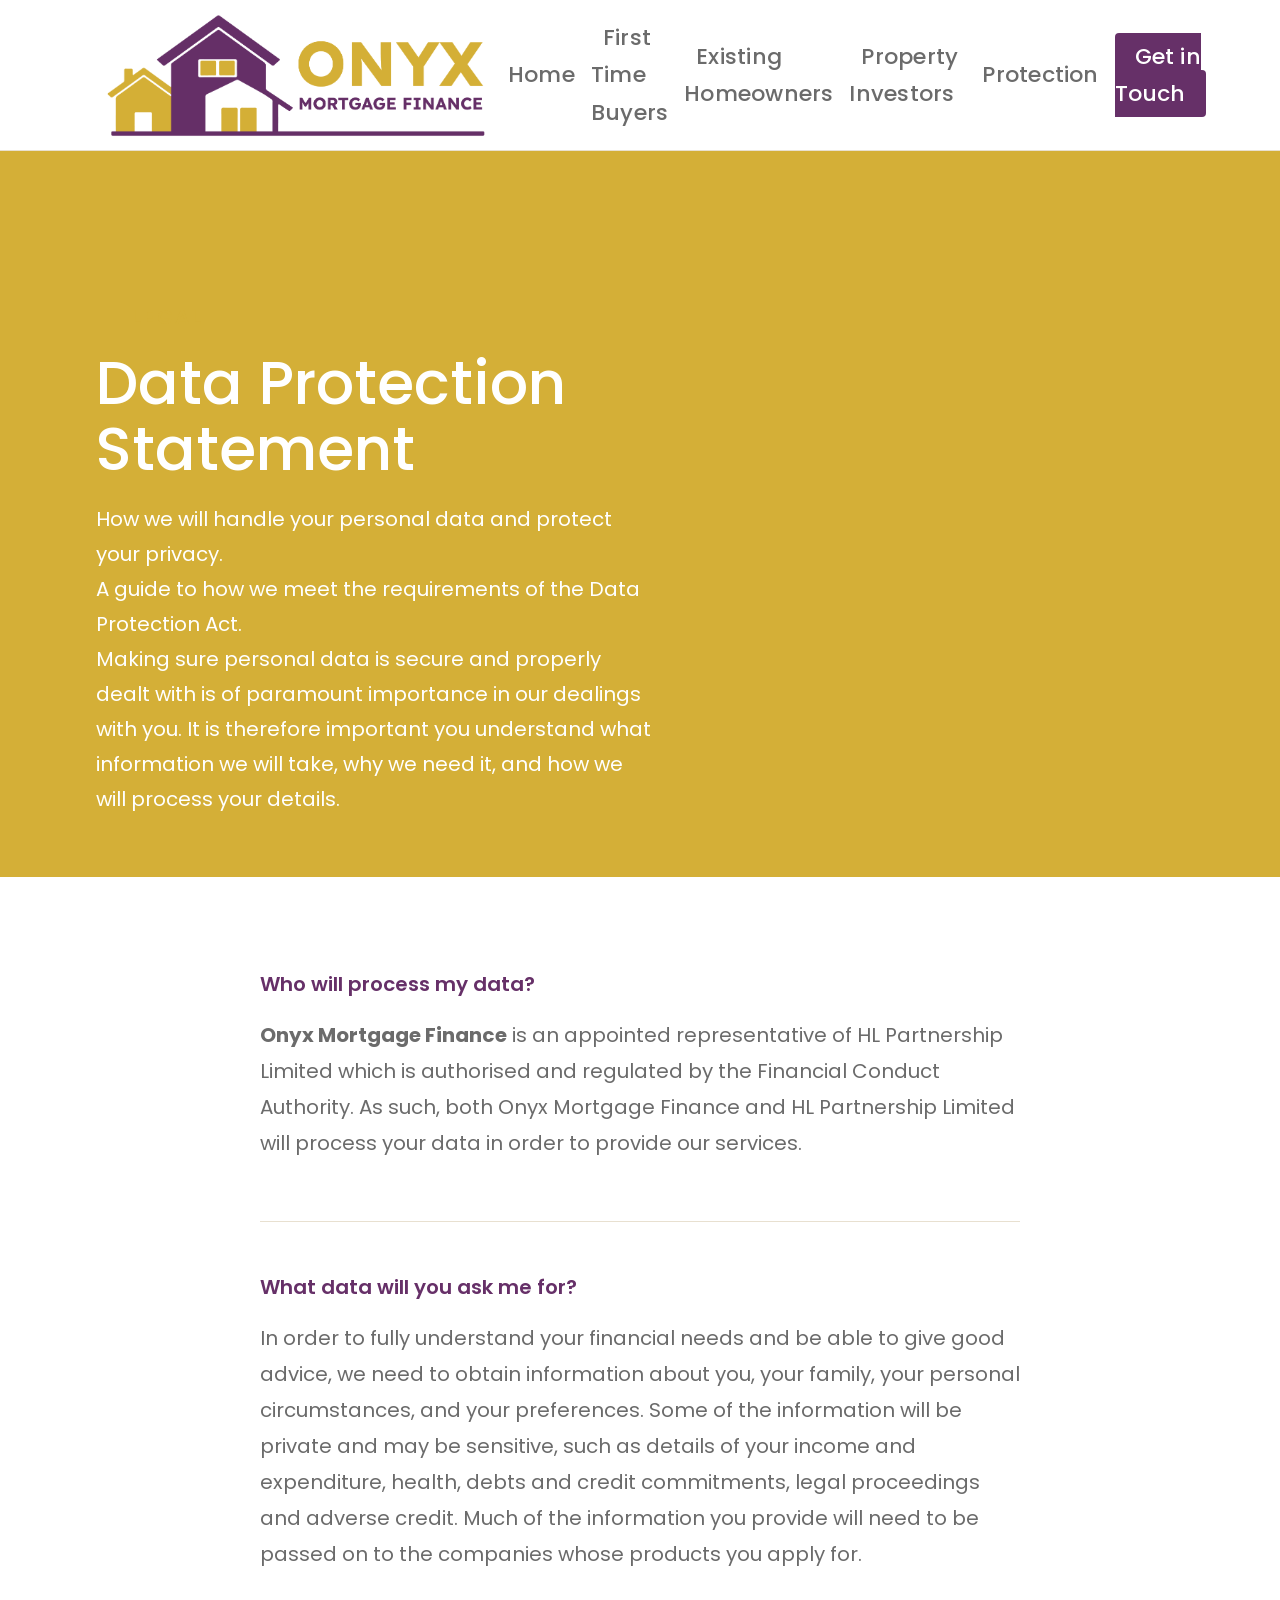
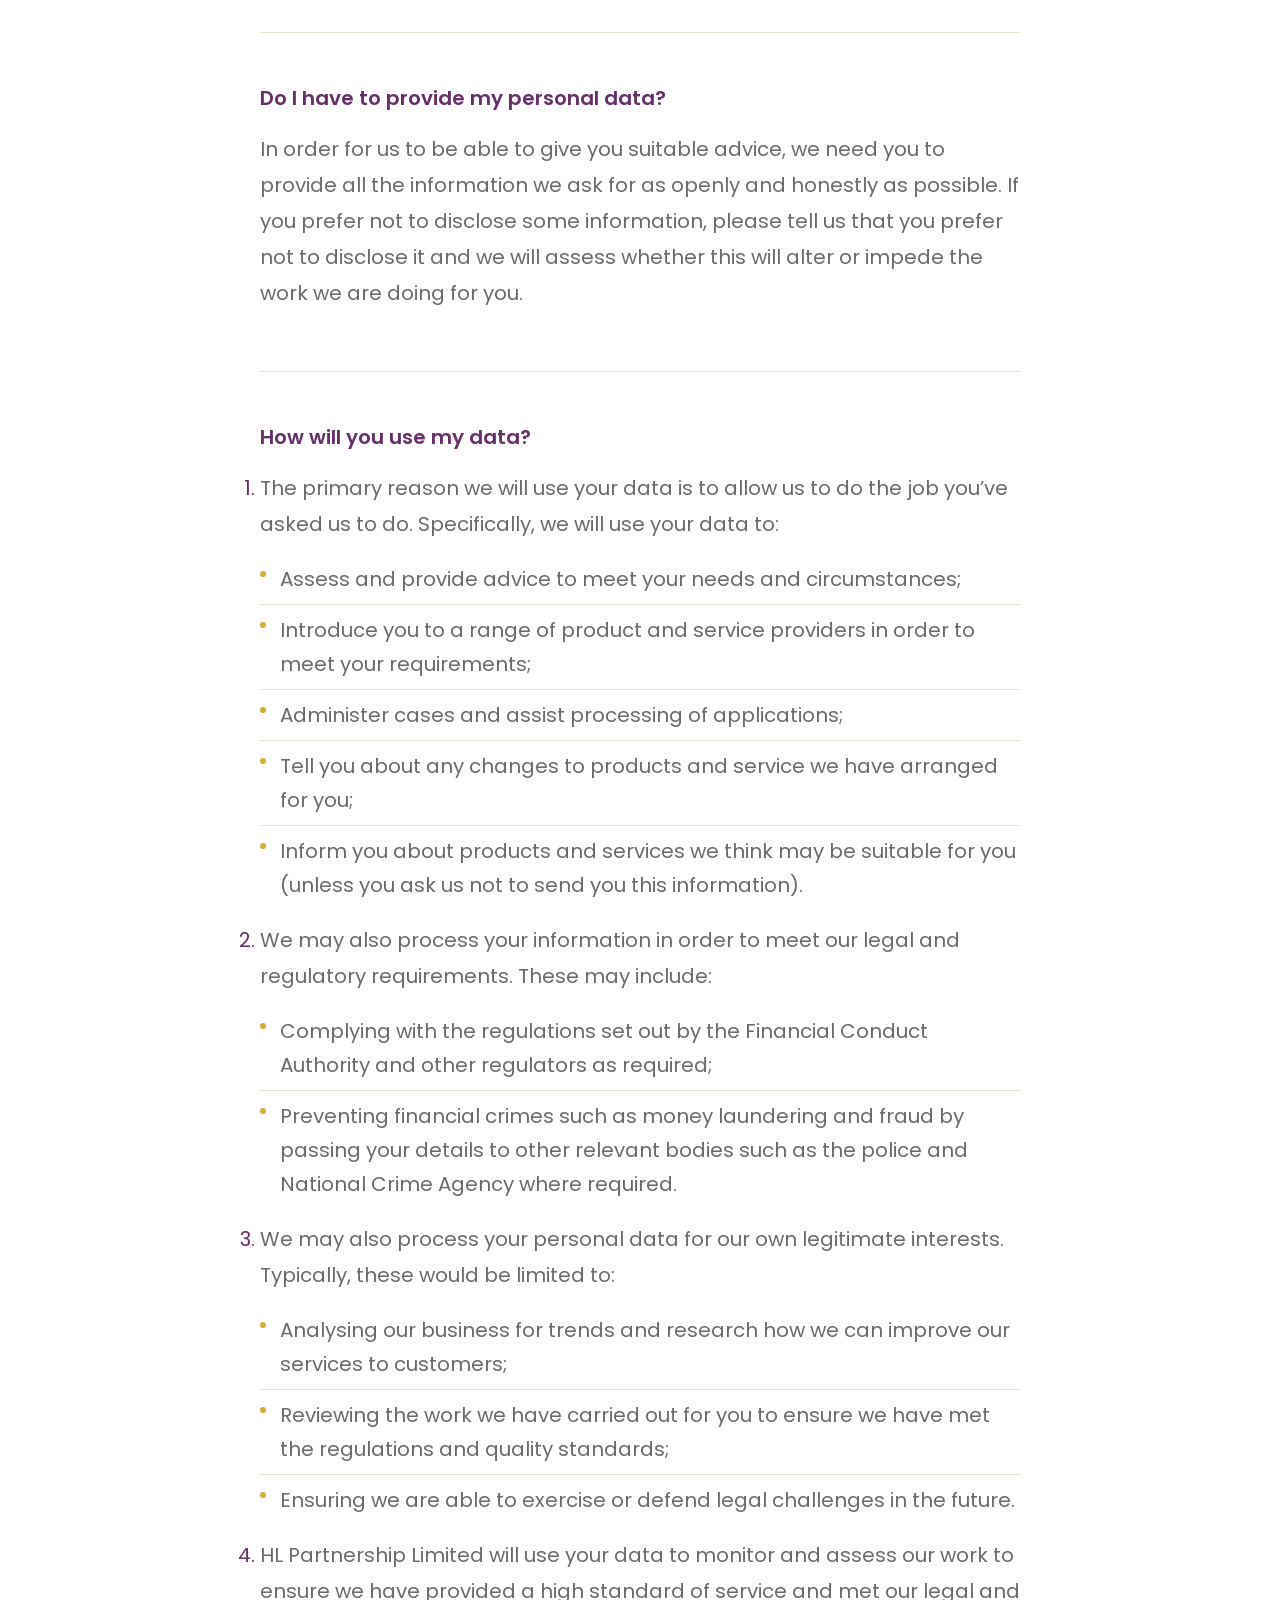
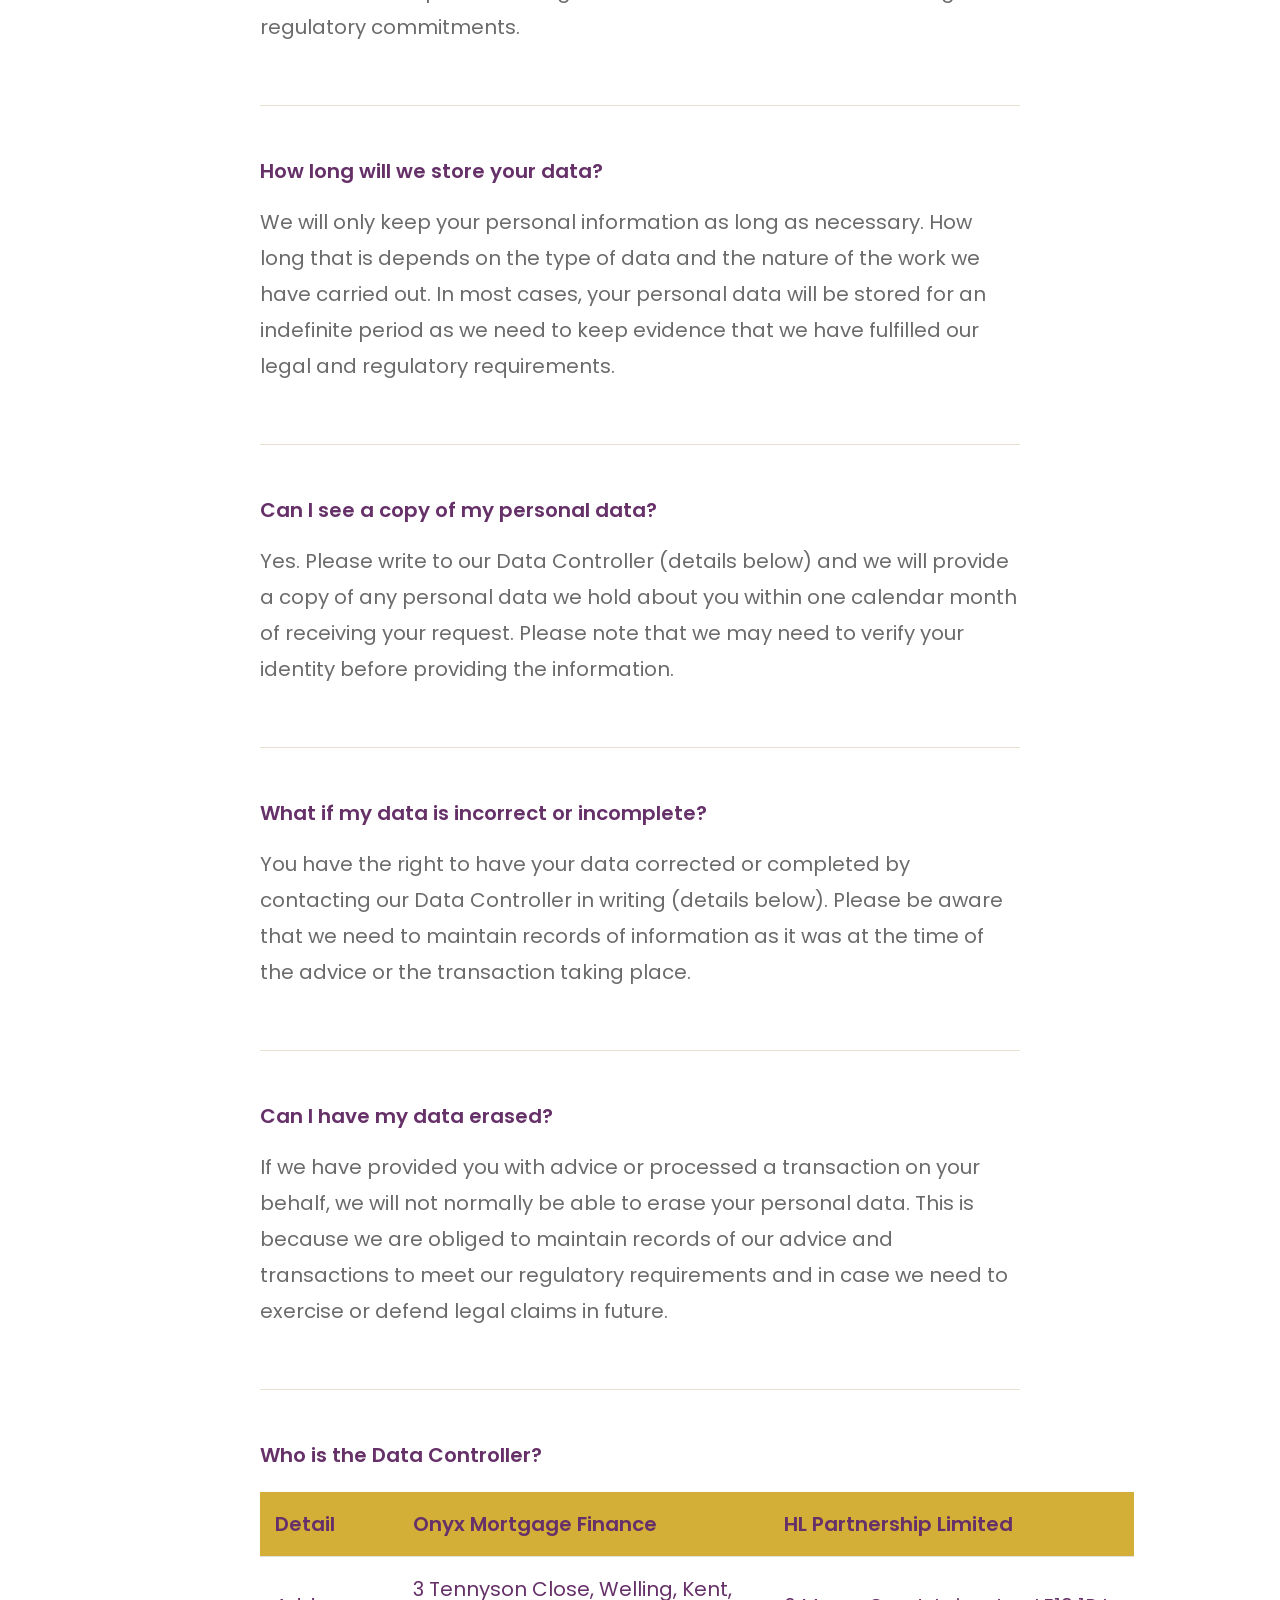
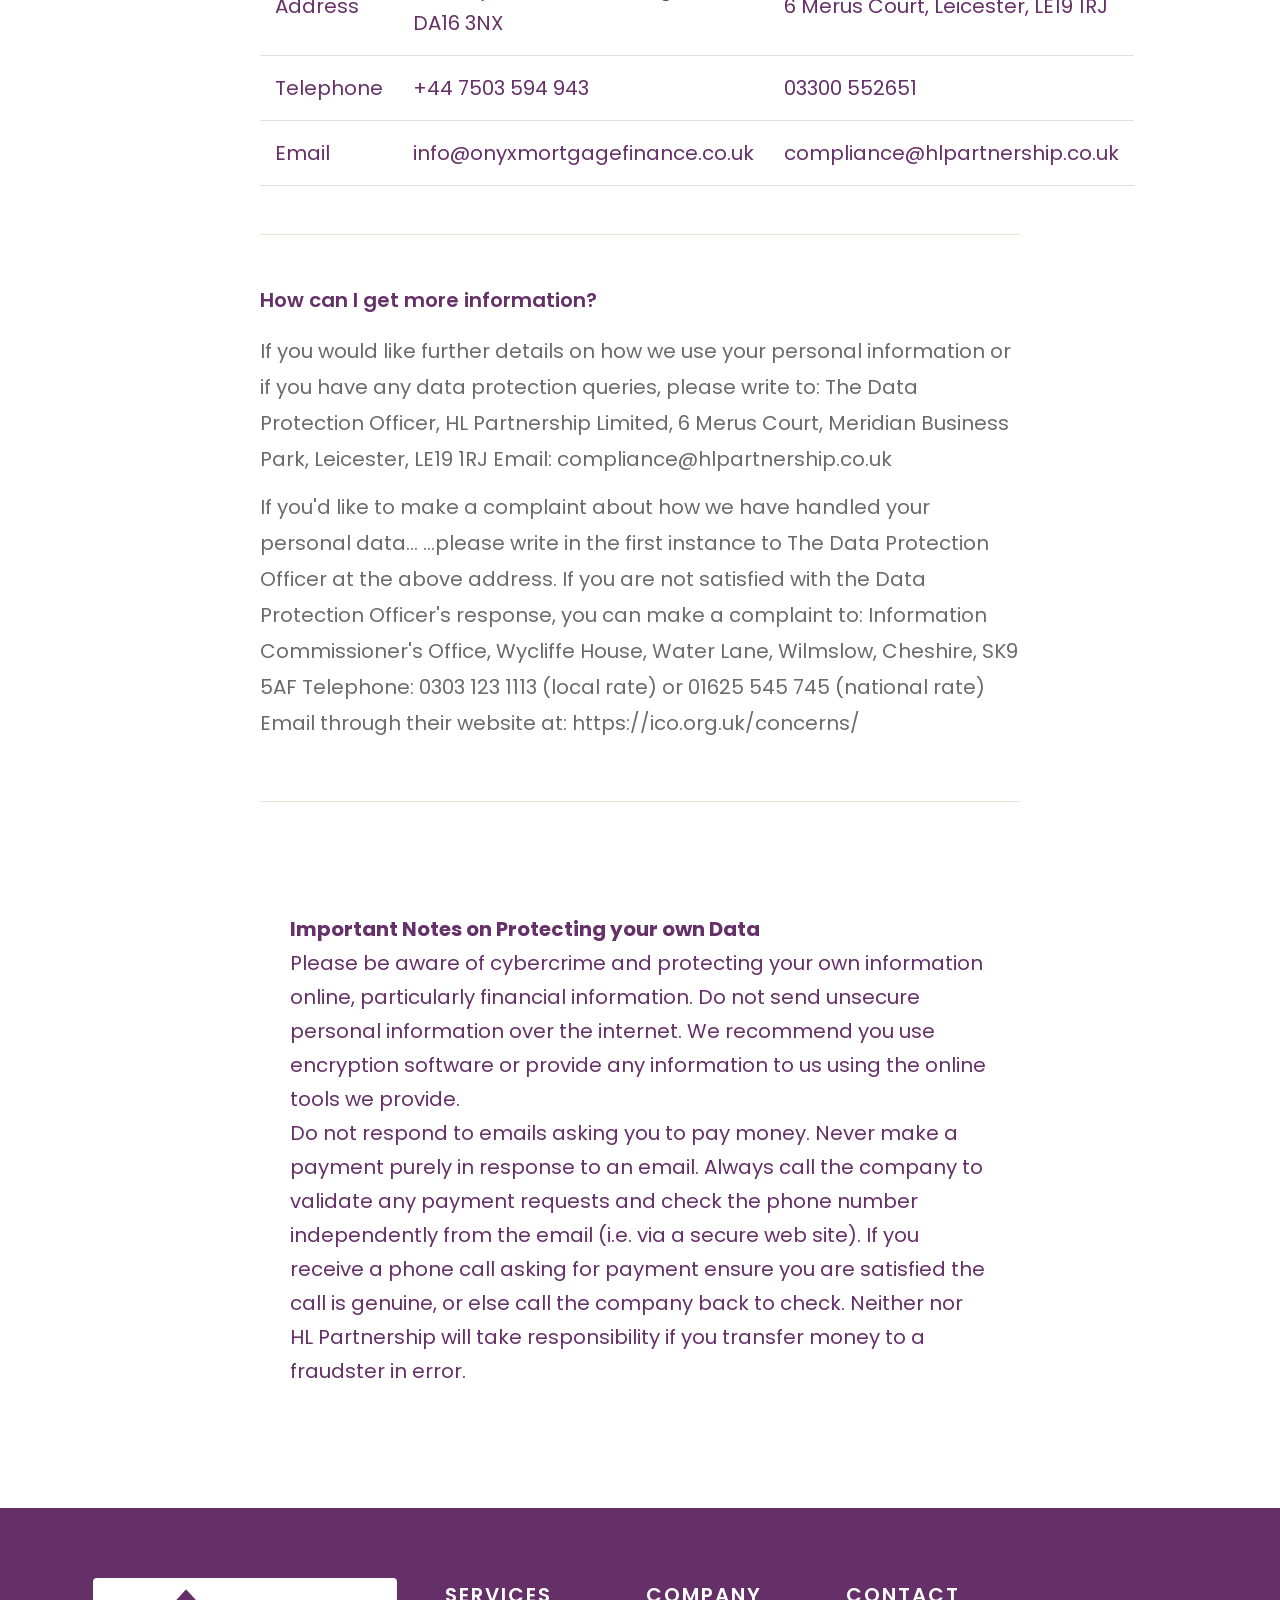
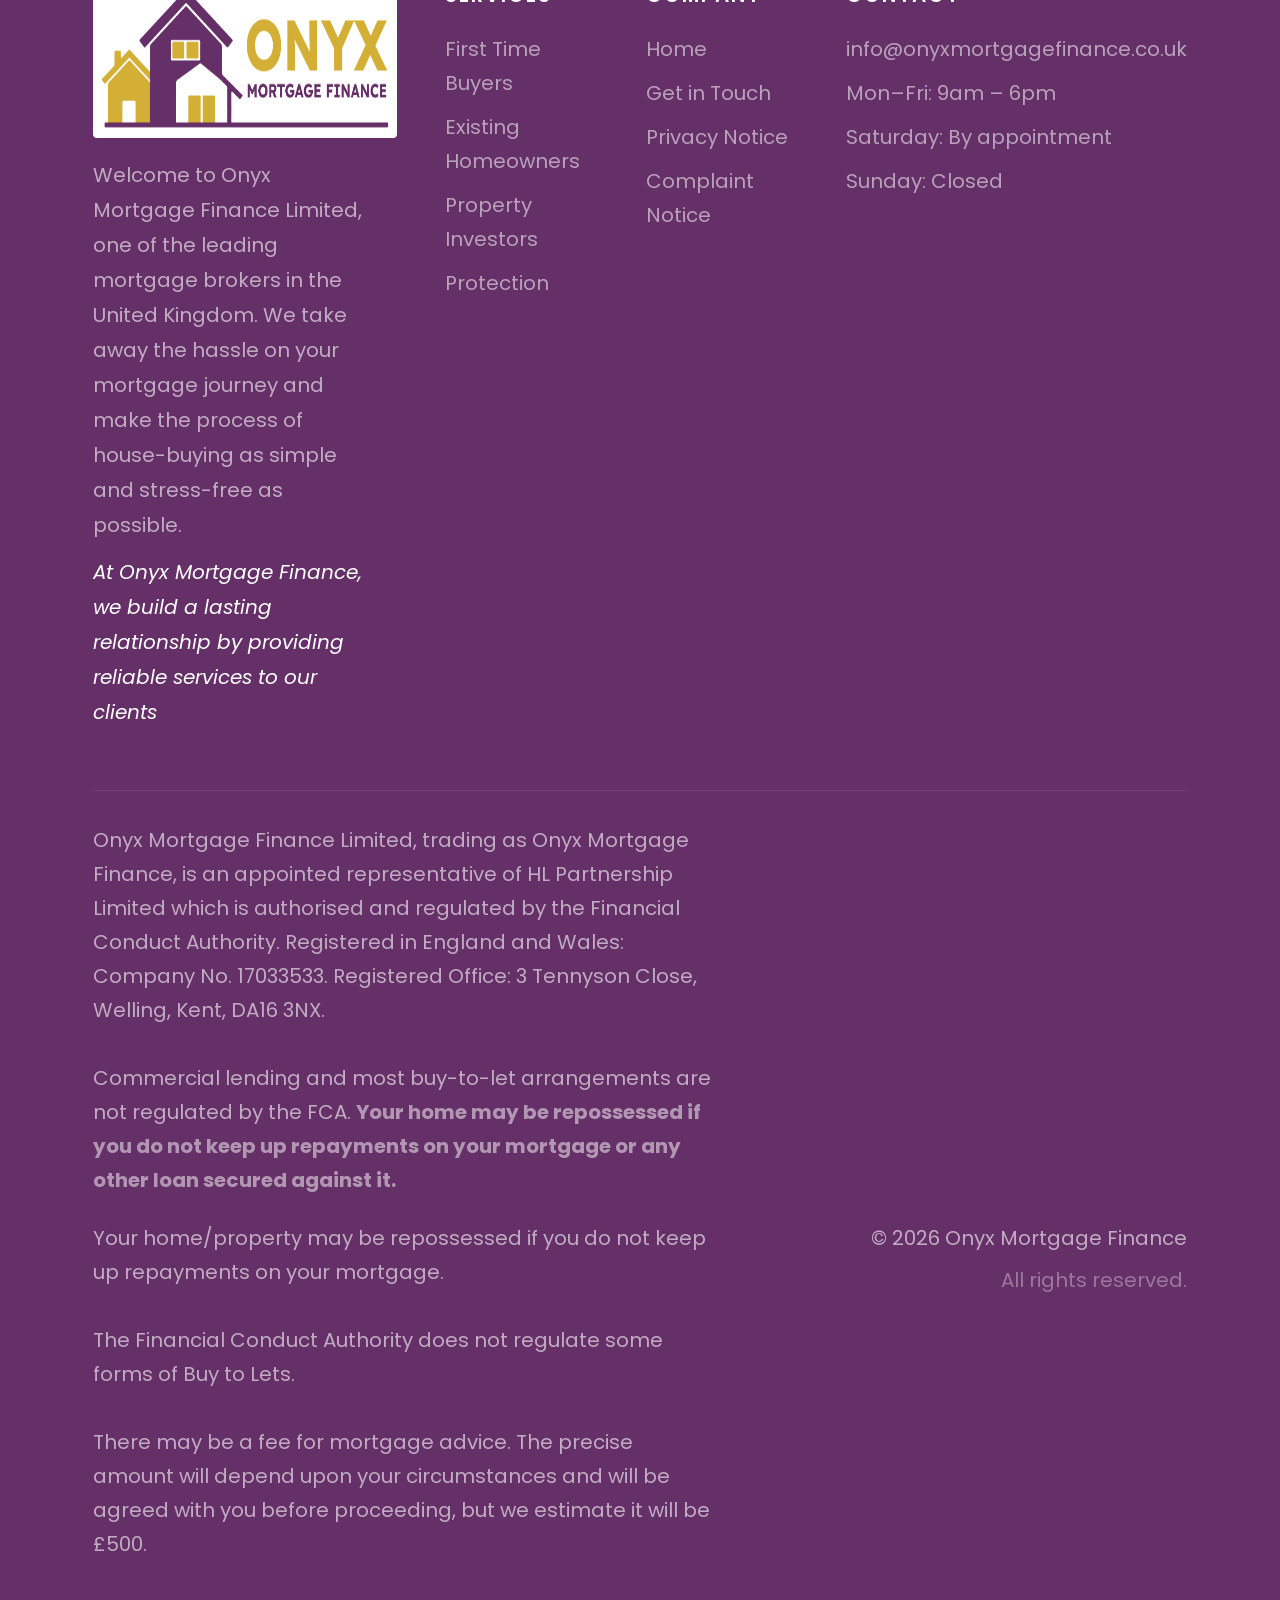
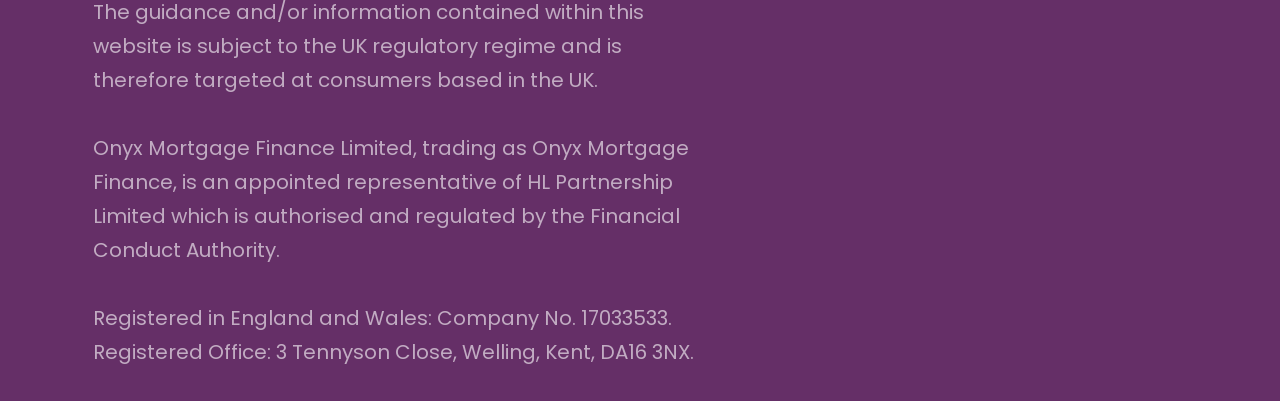
<file: privacy.html>
<!doctype html>
<html lang="en">
  <head>
    <meta charset="utf-8" />
    <meta content="width=device-width, initial-scale=1.0" name="viewport" />
    <title>Privacy Notice | Onyx Mortgage Finance</title>
    <link rel="preconnect" href="https://fonts.googleapis.com" />
    <link rel="preconnect" href="https://fonts.gstatic.com" crossorigin />
    <link
      href="https://fonts.googleapis.com/css2?family=Poppins:ital,wght@0,100;0,200;0,300;0,400;0,500;0,600;0,700;0,800;0,900;1,100;1,200;1,300;1,400;1,500;1,600;1,700;1,800;1,900&display=swap"
      rel="stylesheet"
    />
    <link href="./favicon.jpg" rel="icon" />
    <link href="./styles.css" rel="stylesheet" />
  </head>
  <body>
    <nav id="main-nav">
      <div class="nav-inner">
        <a class="nav-logo" href="index.html">
          <div class="nav-logo-mark">
            <img alt="site logo" src="./logos/logo.png" />
          </div>
        </a>
        <ul class="nav-links">
          <li><a href="index.html" id="nav-home">Home</a></li>
          <li><a href="first-time.html">First Time Buyers</a></li>
          <li><a href="homeowners.html">Existing Homeowners</a></li>
          <li><a href="investors.html">Property Investors</a></li>
          <li><a href="protection.html">Protection</a></li>
          <li>
            <a class="nav-cta" href="contact.html">Get in Touch</a>
          </li>
        </ul>
        <div class="hamburger" id="hamburger" onclick="toggleMenu()">
          <span></span><span></span><span></span>
        </div>
      </div>
    </nav>

    <div class="mobile-menu" id="mobile-menu">
      <a href="index.html">Home</a>
      <a href="first-time.html">First Time Buyers</a>
      <a href="homeowners.html">Existing Homeowners</a>
      <a href="investors.html">Property Investors</a>
      <a href="protection.html">Protection</a>
      <a href="privacy.html">Privacy Notice</a>
      <a href="contact.html">Get in Touch</a>
    </div>

    <div class="page active" id="page-privacy">
      <div class="page-hero">
        <div class="page-hero-inner">
          <div class="hero-label">Legal</div>
          <h1>Data Protection Statement</h1>
          <p>How we will handle your personal data and protect your privacy.</p>
          <p>
            A guide to how we meet the requirements of the Data Protection Act.
          </p>
          <p>
            Making sure personal data is secure and properly dealt with is of
            paramount importance in our dealings with you. It is therefore
            important you understand what information we will take, why we need
            it, and how we will process your details.
          </p>
        </div>
        <svg
          class="page-hero-wave"
          preserveaspectratio="none"
          viewbox="0 0 1440 60"
          xmlns="http://www.w3.org/2000/svg"
        >
          <path
            d="M0 60L1440 60L1440 0C1200 40 900 60 720 50C540 40 240 0 0 20Z"
            fill="white"
          ></path>
        </svg>
      </div>
      <section class="section">
        <div class="section-inner">
          <div class="privacy-content">
            <div class="privacy-section">
              <h2>Who will process my data?</h2>
              <p>
                <strong>Onyx Mortgage Finance</strong> is an appointed
                representative of HL Partnership Limited which is authorised and
                regulated by the Financial Conduct Authority. As such, both Onyx
                Mortgage Finance and HL Partnership Limited will process your
                data in order to provide our services.
              </p>
            </div>
            <div class="privacy-section">
              <h2>What data will you ask me for?</h2>
              <p>
                In order to fully understand your financial needs and be able to
                give good advice, we need to obtain information about you, your
                family, your personal circumstances, and your preferences. Some
                of the information will be private and may be sensitive, such as
                details of your income and expenditure, health, debts and credit
                commitments, legal proceedings and adverse credit. Much of the
                information you provide will need to be passed on to the
                companies whose products you apply for.
              </p>
            </div>
            <div class="privacy-section">
              <h2>Do I have to provide my personal data?</h2>
              <p>
                In order for us to be able to give you suitable advice, we need
                you to provide all the information we ask for as openly and
                honestly as possible. If you prefer not to disclose some
                information, please tell us that you prefer not to disclose it
                and we will assess whether this will alter or impede the work we
                are doing for you.
              </p>
            </div>
            <div class="privacy-section">
              <h2>How will you use my data?</h2>
              <ol>
                <li>
                  <p>
                    The primary reason we will use your data is to allow us to
                    do the job you’ve asked us to do. Specifically, we will use
                    your data to:
                  </p>
                  <ul>
                    <li>
                      Assess and provide advice to meet your needs and
                      circumstances;
                    </li>
                    <li>
                      Introduce you to a range of product and service providers
                      in order to meet your requirements;
                    </li>
                    <li>
                      Administer cases and assist processing of applications;
                    </li>
                    <li>
                      Tell you about any changes to products and service we have
                      arranged for you;
                    </li>
                    <li>
                      Inform you about products and services we think may be
                      suitable for you (unless you ask us not to send you this
                      information).
                    </li>
                  </ul>
                </li>
                <li>
                  <p>
                    We may also process your information in order to meet our
                    legal and regulatory requirements. These may include:
                  </p>
                  <ul>
                    <li>
                      Complying with the regulations set out by the Financial
                      Conduct Authority and other regulators as required;
                    </li>
                    <li>
                      Preventing financial crimes such as money laundering and
                      fraud by passing your details to other relevant bodies
                      such as the police and National Crime Agency where
                      required.
                    </li>
                  </ul>
                </li>
                <li>
                  <p>
                    We may also process your personal data for our own
                    legitimate interests. Typically, these would be limited to:
                  </p>
                  <ul>
                    <li>
                      Analysing our business for trends and research how we can
                      improve our services to customers;
                    </li>
                    <li>
                      Reviewing the work we have carried out for you to ensure
                      we have met the regulations and quality standards;
                    </li>
                    <li>
                      Ensuring we are able to exercise or defend legal
                      challenges in the future.
                    </li>
                  </ul>
                </li>
                <li>
                  <p>
                    HL Partnership Limited will use your data to monitor and
                    assess our work to ensure we have provided a high standard
                    of service and met our legal and regulatory commitments.
                  </p>
                </li>
              </ol>
            </div>
            <div class="privacy-section">
              <h2>How long will we store your data?</h2>
              <p>
                We will only keep your personal information as long as
                necessary. How long that is depends on the type of data and the
                nature of the work we have carried out. In most cases, your
                personal data will be stored for an indefinite period as we need
                to keep evidence that we have fulfilled our legal and regulatory
                requirements.
              </p>
            </div>
            <div class="privacy-section">
              <h2>Can I see a copy of my personal data?</h2>
              <p>
                Yes. Please write to our Data Controller (details below) and we
                will provide a copy of any personal data we hold about you
                within one calendar month of receiving your request. Please note
                that we may need to verify your identity before providing the
                information.
              </p>
            </div>
            <div class="privacy-section">
              <h2>What if my data is incorrect or incomplete?</h2>
              <p>
                You have the right to have your data corrected or completed by
                contacting our Data Controller in writing (details below).
                Please be aware that we need to maintain records of information
                as it was at the time of the advice or the transaction taking
                place.
              </p>
            </div>
            <div class="privacy-section">
              <h2>Can I have my data erased?</h2>
              <p>
                If we have provided you with advice or processed a transaction
                on your behalf, we will not normally be able to erase your
                personal data. This is because we are obliged to maintain
                records of our advice and transactions to meet our regulatory
                requirements and in case we need to exercise or defend legal
                claims in future.
              </p>
            </div>
            <div class="privacy-section">
              <h2>Who is the Data Controller?</h2>
              <table class="contact-table">
                <thead>
                  <tr>
                    <th>Detail</th>
                    <th>Onyx Mortgage Finance</th>
                    <th>HL Partnership Limited</th>
                  </tr>
                </thead>
                <tbody>
                  <tr>
                    <td>Address</td>
                    <td>3 Tennyson Close, Welling, Kent, DA16 3NX</td>
                    <td>6 Merus Court, Leicester, LE19 1RJ</td>
                  </tr>
                  <tr>
                    <td>Telephone</td>
                    <td>+44 7503 594 943</td>
                    <td>03300 552651</td>
                  </tr>
                  <tr>
                    <td>Email</td>
                    <td>info@onyxmortgagefinance.co.uk</td>
                    <td>compliance@hlpartnership.co.uk</td>
                  </tr>
                </tbody>
              </table>
            </div>
            <div class="privacy-section">
              <h2>How can I get more information?</h2>
              <p>
                If you would like further details on how we use your personal
                information or if you have any data protection queries, please
                write to: The Data Protection Officer, HL Partnership Limited, 6
                Merus Court, Meridian Business Park, Leicester, LE19 1RJ Email:
                compliance@hlpartnership.co.uk
              </p>
              <p>
                If you'd like to make a complaint about how we have handled your
                personal data… …please write in the first instance to The Data
                Protection Officer at the above address. If you are not
                satisfied with the Data Protection Officer's response, you can
                make a complaint to: Information Commissioner's Office, Wycliffe
                House, Water Lane, Wilmslow, Cheshire, SK9 5AF Telephone: 0303
                123 1113 (local rate) or 01625 545 745 (national rate) Email
                through their website at: https://ico.org.uk/concerns/
              </p>
            </div>
            <div class="security-notice">
              <h3>Important Notes on Protecting your own Data</h3>
              <p>
                Please be aware of cybercrime and protecting your own
                information online, particularly financial information. Do not
                send unsecure personal information over the internet. We
                recommend you use encryption software or provide any information
                to us using the online tools we provide.
              </p>
              <p>
                Do not respond to emails asking you to pay money. Never make a
                payment purely in response to an email. Always call the company
                to validate any payment requests and check the phone number
                independently from the email (i.e. via a secure web site). If
                you receive a phone call asking for payment ensure you are
                satisfied the call is genuine, or else call the company back to
                check. Neither
                <your firm="" name="">
                  nor HL Partnership will take responsibility if you transfer
                  money to a fraudster in error.
                </your>
              </p>
            </div>
          </div>
        </div>
      </section>
    </div>

    <footer id="main-footer">
      <div class="footer-inner">
        <div class="footer-top">
          <div class="footer-brand">
            <div
              class="footer-logo"
              onclick="window.location.href = 'index.html'"
            >
              <div class="footer-logo-mark">
                <img alt="site logo" src="./logos/logo.png" />
              </div>
            </div>
            <p>
              Welcome to Onyx Mortgage Finance Limited, one of the leading
              mortgage brokers in the United Kingdom. We take away the hassle on
              your mortgage journey and make the process of house-buying as
              simple and stress-free as possible.
            </p>
            <p
              style="
                margin-top: 12px;
                font-style: italic;
                color: white;
                font-size: 16px;
              "
            >
              At Onyx Mortgage Finance, we build a lasting relationship by
              providing reliable services to our clients
            </p>
          </div>
          <div class="footer-col">
            <h4>Services</h4>
            <a href="first-time.html">First Time Buyers</a>
            <a href="homeowners.html">Existing Homeowners</a>
            <a href="investors.html">Property Investors</a>
            <a href="protection.html">Protection</a>
          </div>
          <div class="footer-col">
            <h4>Company</h4>
            <a href="index.html">Home</a>
            <a href="contact.html">Get in Touch</a>
            <a href="privacy.html">Privacy Notice</a>
            <a href="complaint.html">Complaint Notice</a>
          </div>
          <div class="footer-col">
            <h4>Contact</h4>
            <a href="mailto:info@onyxmortgagefinance.co.uk"
              >info@onyxmortgagefinance.co.uk</a
            >
            <a>Mon–Fri: 9am – 6pm</a>
            <a>Saturday: By appointment</a>
            <a>Sunday: Closed</a>
          </div>
        </div>
        <div class="footer-divider"></div>
        <div class="footer-bottom">
          <div class="footer-legal">
            Onyx Mortgage Finance Limited, trading as Onyx Mortgage Finance, is
            an appointed representative of HL Partnership Limited which is
            authorised and regulated by the Financial Conduct Authority.
            Registered in England and Wales: Company No. 17033533. Registered
            Office: 3 Tennyson Close, Welling, Kent, DA16 3NX.<br /><br />
            Commercial lending and most buy-to-let arrangements are not
            regulated by the FCA.
            <strong style="color: rgba(255, 255, 255, 0.5)"
              >Your home may be repossessed if you do not keep up repayments on
              your mortgage or any other loan secured against it.</strong
            >
          </div>
          <div class="footer-legal">
            Your home/property may be repossessed if you do not keep up
            repayments on your mortgage. <br /><br />
            The Financial Conduct Authority does not regulate some forms of Buy
            to Lets. <br /><br />
            There may be a fee for mortgage advice. The precise amount will
            depend upon your circumstances and will be agreed with you before
            proceeding, but we estimate it will be £500. <br /><br />
            The guidance and/or information contained within this website is
            subject to the UK regulatory regime and is therefore targeted at
            consumers based in the UK. <br /><br />
            Onyx Mortgage Finance Limited, trading as Onyx Mortgage Finance, is
            an appointed representative of HL Partnership Limited which is
            authorised and regulated by the Financial Conduct Authority.
            <br /><br />
            Registered in England and Wales: Company No. 17033533. Registered
            Office: 3 Tennyson Close, Welling, Kent, DA16 3NX.
          </div>
          <div class="footer-copyright">
            <div style="color: rgba(255, 255, 255, 0.6); margin-bottom: 8px">
              © 2026 Onyx Mortgage Finance
            </div>
            <div>All rights reserved.</div>
          </div>
        </div>
      </div>
    </footer>

    <script src="main.js"></script>
  </body>
</html>
</file>
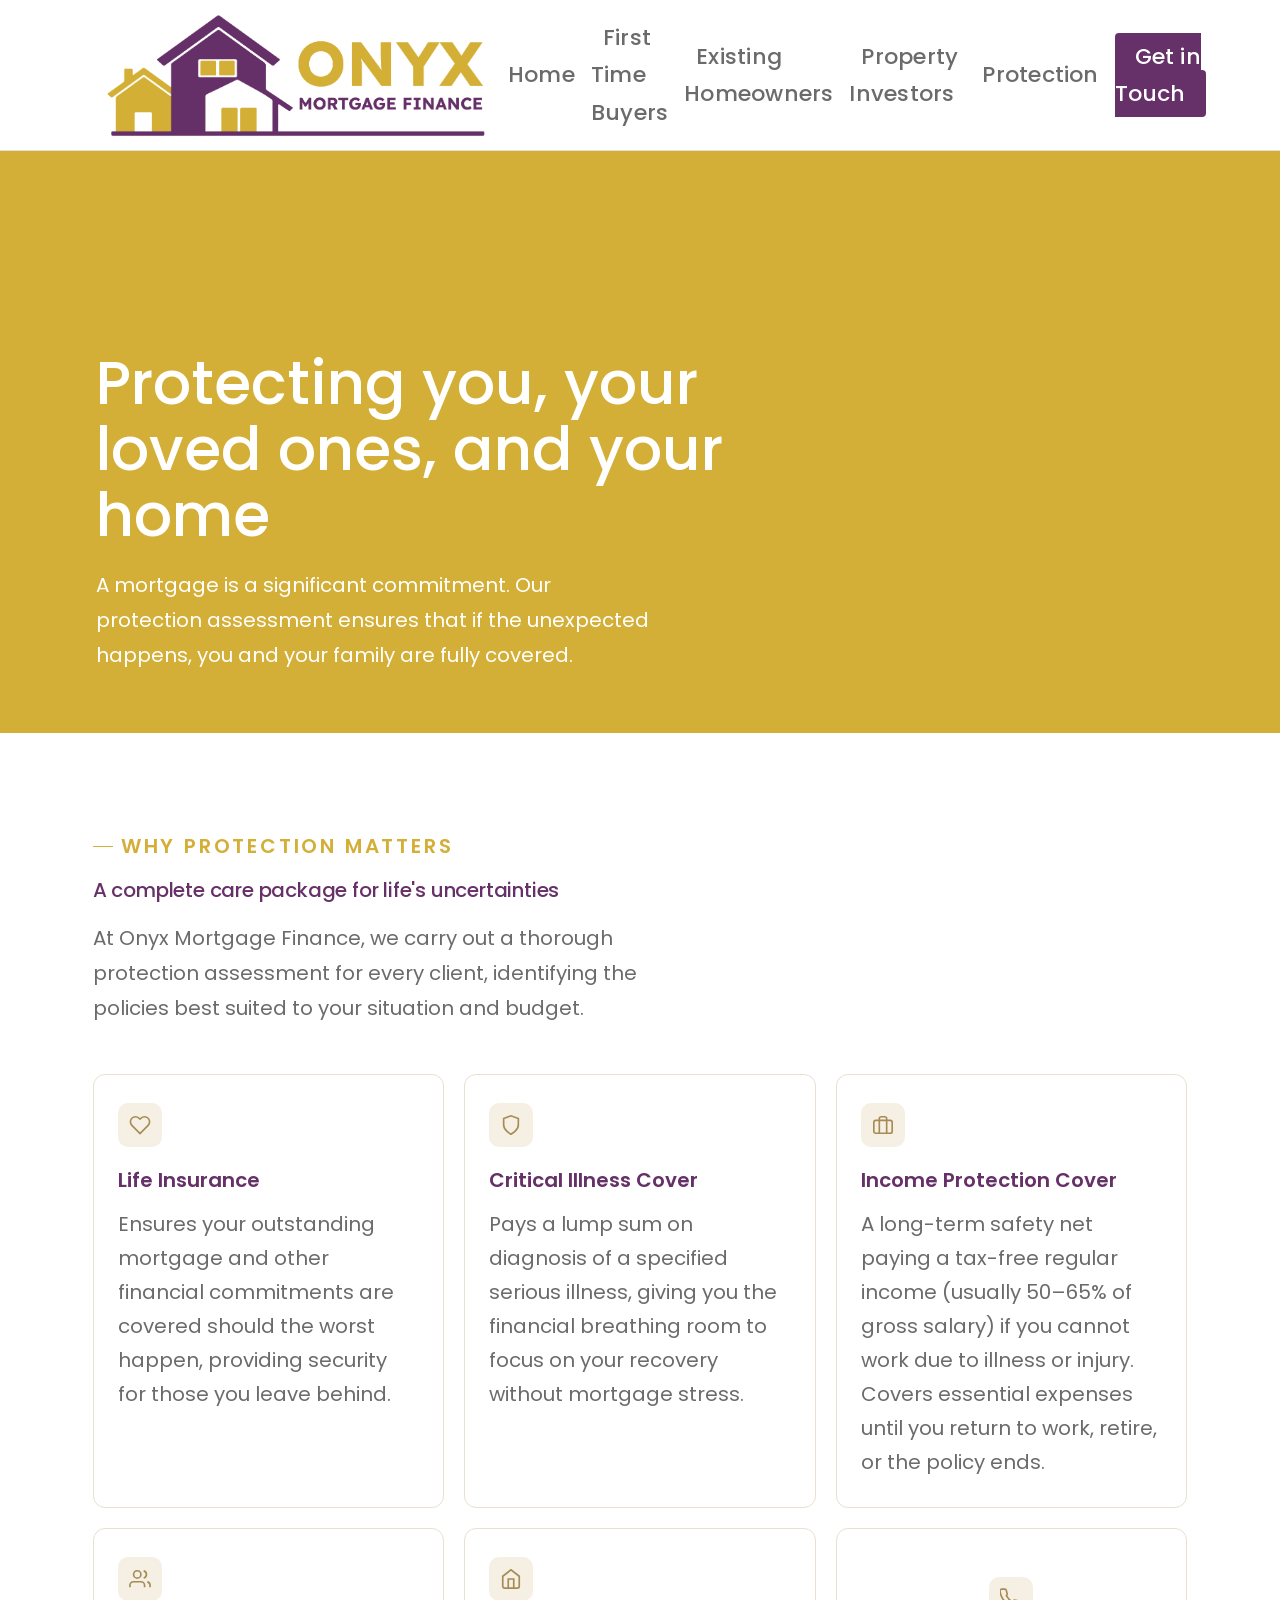
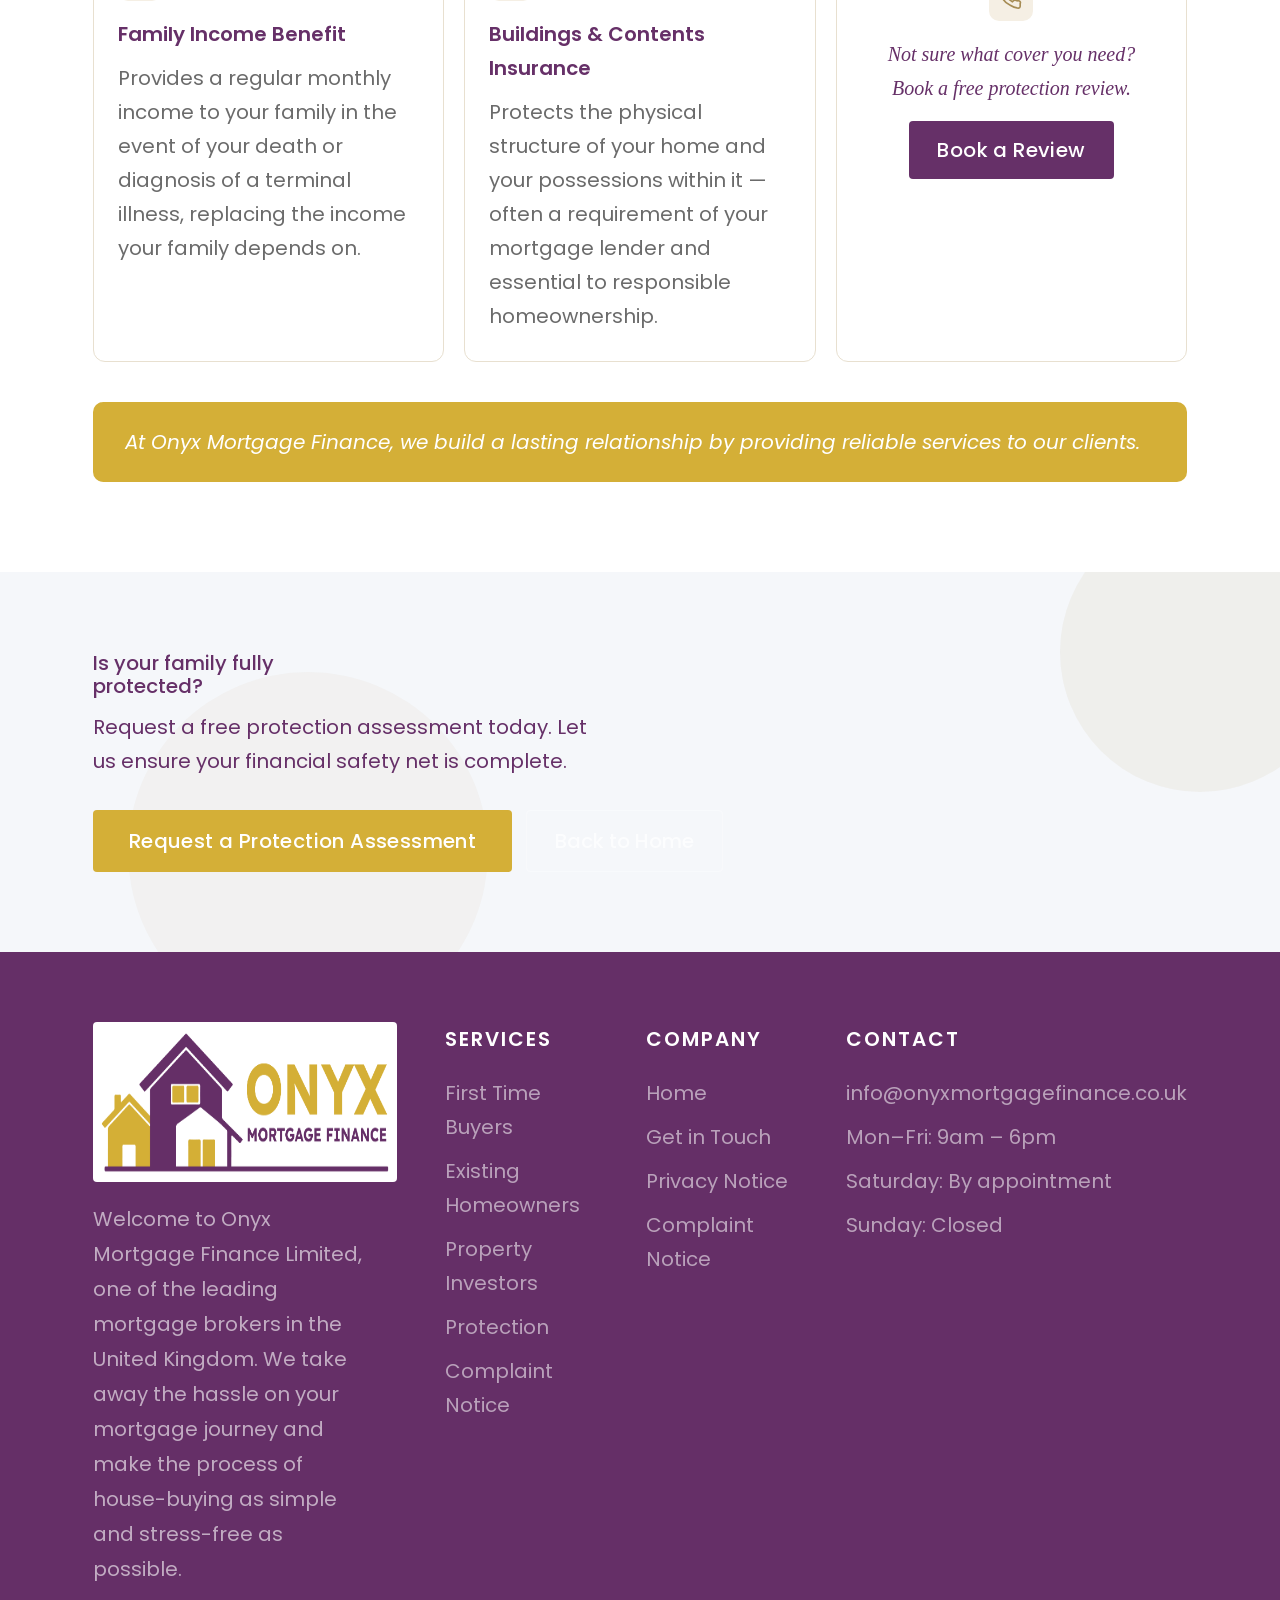
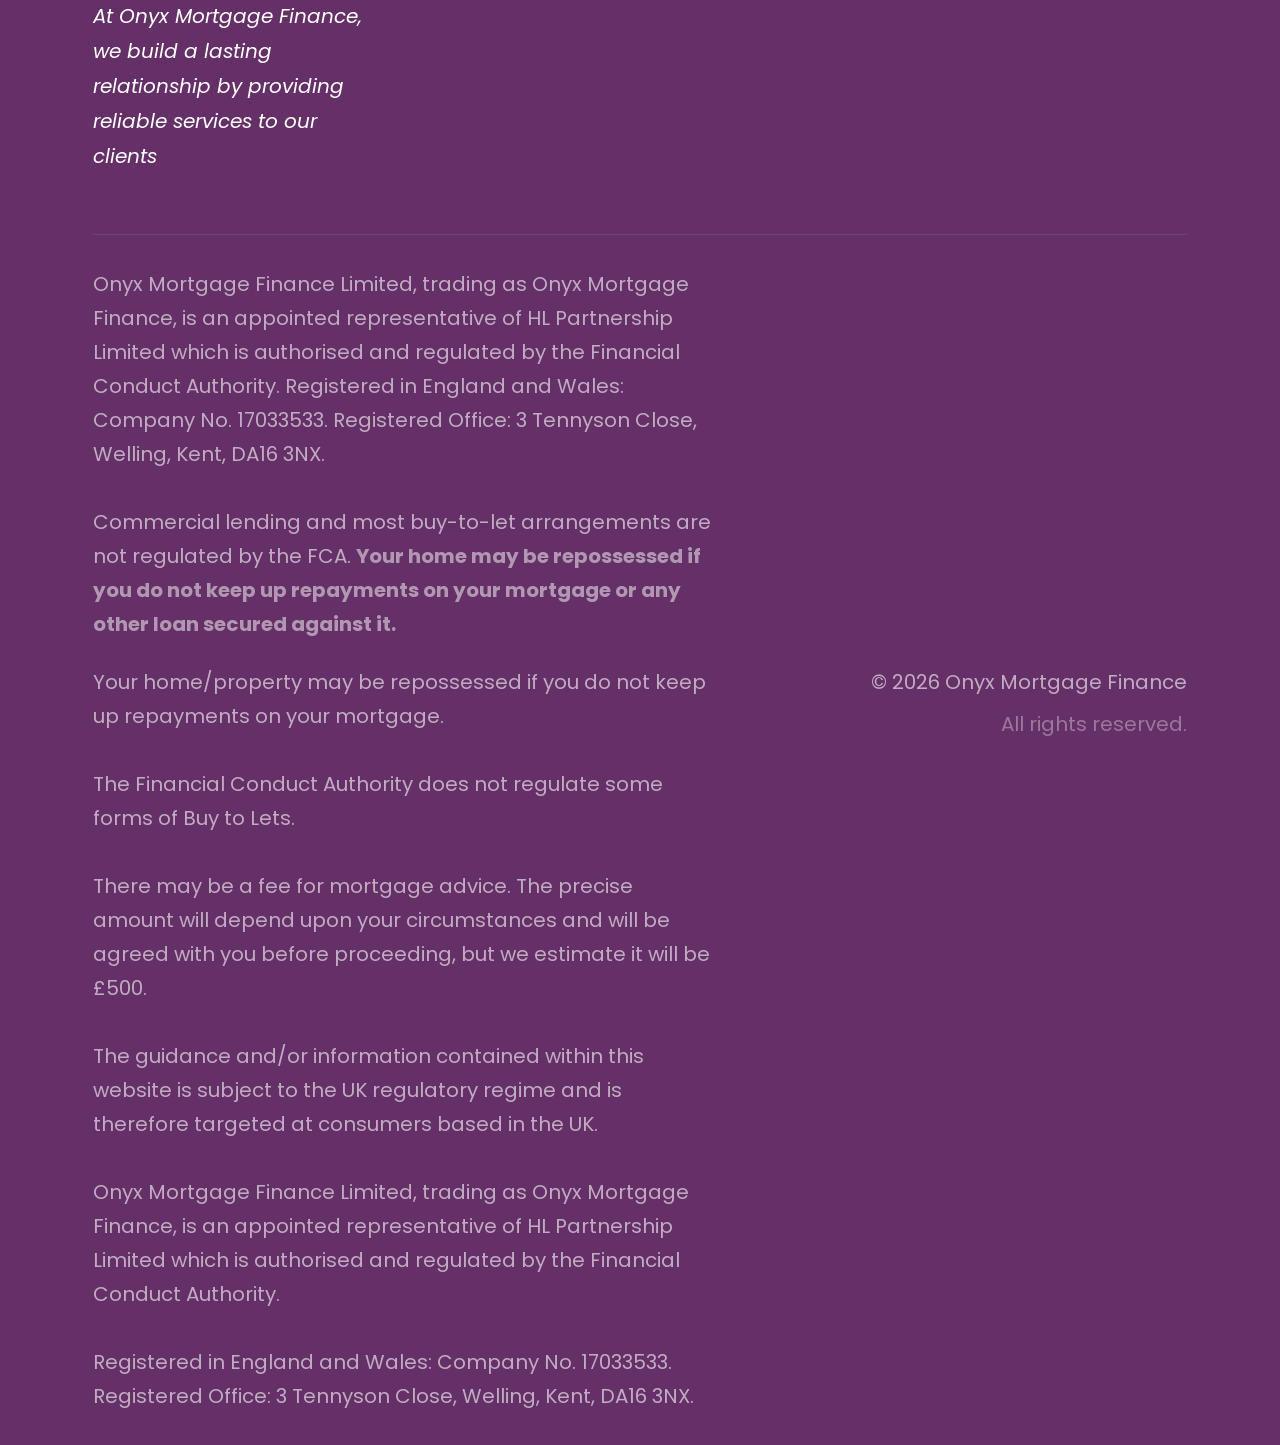
<file: protection.html>
<!doctype html>
<html lang="en">
  <head>
    <meta charset="utf-8" />
    <meta content="width=device-width, initial-scale=1.0" name="viewport" />
    <title>Protection | Onyx Mortgage Finance</title>
    <link rel="preconnect" href="https://fonts.googleapis.com" />
    <link rel="preconnect" href="https://fonts.gstatic.com" crossorigin />
    <link
      href="https://fonts.googleapis.com/css2?family=Poppins:ital,wght@0,100;0,200;0,300;0,400;0,500;0,600;0,700;0,800;0,900;1,100;1,200;1,300;1,400;1,500;1,600;1,700;1,800;1,900&display=swap"
      rel="stylesheet"
    />
    <link href="./favicon.jpg" rel="icon" />
    <link href="./styles.css" rel="stylesheet" />
  </head>
  <body>
    <nav id="main-nav">
      <div class="nav-inner">
        <a class="nav-logo" href="index.html">
          <div class="nav-logo-mark">
            <img alt="site logo" src="./logos/logo.png" />
          </div>
        </a>
        <ul class="nav-links">
          <li><a href="index.html" id="nav-home">Home</a></li>
          <li><a href="first-time.html">First Time Buyers</a></li>
          <li><a href="homeowners.html">Existing Homeowners</a></li>
          <li><a href="investors.html">Property Investors</a></li>
          <li><a href="protection.html">Protection</a></li>
          <li>
            <a class="nav-cta" href="contact.html">Get in Touch</a>
          </li>
        </ul>
        <div class="hamburger" id="hamburger" onclick="toggleMenu()">
          <span></span><span></span><span></span>
        </div>
      </div>
    </nav>

    <div class="mobile-menu" id="mobile-menu">
      <a href="index.html">Home</a>
      <a href="first-time.html">First Time Buyers</a>
      <a href="homeowners.html">Existing Homeowners</a>
      <a href="investors.html">Property Investors</a>
      <a href="protection.html">Protection</a>
      <a href="privacy.html">Privacy Notice</a>
      <a href="contact.html">Get in Touch</a>
    </div>

    <div class="page active" id="page-protection">
      <div class="page-hero">
        <div class="page-hero-inner">
          <div class="hero-label">Service — Protection Assessment</div>
          <h1>Protecting you, your loved ones, and your home</h1>
          <p>
            A mortgage is a significant commitment. Our protection assessment
            ensures that if the unexpected happens, you and your family are
            fully covered.
          </p>
        </div>
        <svg
          class="page-hero-wave"
          preserveaspectratio="none"
          viewbox="0 0 1440 60"
          xmlns="http://www.w3.org/2000/svg"
        >
          <path
            d="M0 60L1440 60L1440 0C1200 40 900 60 720 50C540 40 240 0 0 20Z"
            fill="white"
          ></path>
        </svg>
      </div>
      <section class="section">
        <div class="section-inner">
          <div class="section-label anim">Why Protection Matters</div>
          <h2 class="section-title anim" style="transition-delay: 0.1s">
            A complete care package for life's uncertainties
          </h2>
          <p class="section-intro anim" style="transition-delay: 0.2s">
            At Onyx Mortgage Finance, we carry out a thorough protection
            assessment for every client, identifying the policies best suited to
            your situation and budget.
          </p>
          <div class="protection-grid" style="margin-top: 48px">
            <div class="protection-card anim">
              <div class="protection-icon">
                <svg
                  fill="none"
                  height="22"
                  stroke="#A68C54"
                  stroke-width="1.8"
                  viewbox="0 0 24 24"
                  width="22"
                >
                  <path
                    d="M20.84 4.61a5.5 5.5 0 00-7.78 0L12 5.67l-1.06-1.06a5.5 5.5 0 00-7.78 7.78l1.06 1.06L12 21.23l7.78-7.78 1.06-1.06a5.5 5.5 0 000-7.78z"
                  ></path>
                </svg>
              </div>
              <h3>Life Insurance</h3>
              <p>
                Ensures your outstanding mortgage and other financial
                commitments are covered should the worst happen, providing
                security for those you leave behind.
              </p>
            </div>
            <div class="protection-card anim" style="transition-delay: 0.1s">
              <div class="protection-icon">
                <svg
                  fill="none"
                  height="22"
                  stroke="#A68C54"
                  stroke-width="1.8"
                  viewbox="0 0 24 24"
                  width="22"
                >
                  <path d="M12 22s8-4 8-10V5l-8-3-8 3v7c0 6 8 10 8 10z"></path>
                </svg>
              </div>
              <h3>Critical Illness Cover</h3>
              <p>
                Pays a lump sum on diagnosis of a specified serious illness,
                giving you the financial breathing room to focus on your
                recovery without mortgage stress.
              </p>
            </div>
            <div class="protection-card anim" style="transition-delay: 0.2s">
              <div class="protection-icon">
                <svg
                  fill="none"
                  height="22"
                  stroke="#A68C54"
                  stroke-width="1.8"
                  viewbox="0 0 24 24"
                  width="22"
                >
                  <rect height="14" rx="2" ry="2" width="20" x="2" y="7"></rect>
                  <path d="M16 21V5a2 2 0 00-2-2h-4a2 2 0 00-2 2v16"></path>
                </svg>
              </div>
              <h3>Income Protection Cover</h3>
              <p>
                A long-term safety net paying a tax-free regular income (usually
                50–65% of gross salary) if you cannot work due to illness or
                injury. Covers essential expenses until you return to work,
                retire, or the policy ends.
              </p>
            </div>
            <div class="protection-card anim">
              <div class="protection-icon">
                <svg
                  fill="none"
                  height="22"
                  stroke="#A68C54"
                  stroke-width="1.8"
                  viewbox="0 0 24 24"
                  width="22"
                >
                  <path d="M17 21v-2a4 4 0 00-4-4H5a4 4 0 00-4 4v2"></path>
                  <circle cx="9" cy="7" r="4"></circle>
                  <path
                    d="M23 21v-2a4 4 0 00-3-3.87M16 3.13a4 4 0 010 7.75"
                  ></path>
                </svg>
              </div>
              <h3>Family Income Benefit</h3>
              <p>
                Provides a regular monthly income to your family in the event of
                your death or diagnosis of a terminal illness, replacing the
                income your family depends on.
              </p>
            </div>
            <div class="protection-card anim" style="transition-delay: 0.1s">
              <div class="protection-icon">
                <svg
                  fill="none"
                  height="22"
                  stroke="#A68C54"
                  stroke-width="1.8"
                  viewbox="0 0 24 24"
                  width="22"
                >
                  <path d="M3 9l9-7 9 7v11a2 2 0 01-2 2H5a2 2 0 01-2-2z"></path>
                  <polyline points="9 22 9 12 15 12 15 22"></polyline>
                </svg>
              </div>
              <h3>Buildings &amp; Contents Insurance</h3>
              <p>
                Protects the physical structure of your home and your
                possessions within it — often a requirement of your mortgage
                lender and essential to responsible homeownership.
              </p>
            </div>
            <div class="protection-card anim" style="transition-delay: 0.2s">
              <div style="text-align: center; padding: 20px">
                <div class="protection-icon" style="margin: 0 auto 16px">
                  <svg
                    fill="none"
                    height="22"
                    stroke="#A68C54"
                    stroke-width="1.8"
                    viewbox="0 0 24 24"
                    width="22"
                  >
                    <path
                      d="M22 16.92v3a2 2 0 01-2.18 2 19.79 19.79 0 01-8.63-3.07A19.5 19.5 0 013.07 12a19.79 19.79 0 01-3.07-8.63A2 2 0 012 1.18h3a2 2 0 012 1.72c.127.96.361 1.903.7 2.81a2 2 0 01-.45 2.11L6.91 8.43a16 16 0 006.59 6.59l1.27-1.27a2 2 0 012.11-.45c.907.339 1.85.573 2.81.7A2 2 0 0122 16.92z"
                    ></path>
                  </svg>
                </div>
                <p
                  style="
                    font-family: 'Cormorant Garamond', serif;
                    font-size: 16px;
                    font-style: italic;
                    color: var(--dark);
                    margin: 0;
                  "
                >
                  Not sure what cover you need? Book a free protection review.
                </p>
                <button
                  class="btn-primary"
                  onclick="window.location.href = 'contact.html'"
                  style="margin-top: 16px"
                >
                  Book a Review
                </button>
              </div>
            </div>
          </div>
          <div class="trust-statement" style="margin-top: 40px">
            <p>
              At Onyx Mortgage Finance, we build a lasting relationship by
              providing reliable services to our clients.
            </p>
          </div>
        </div>
      </section>
      <section class="cta-strip">
        <div class="cta-strip-inner">
          <div>
            <h2>Is your family fully<br />protected?</h2>
            <p>
              Request a free protection assessment today. Let us ensure your
              financial safety net is complete.
            </p>
          </div>
          <div style="display: flex; gap: 14px; flex-wrap: wrap">
            <button
              class="btn-gold"
              onclick="window.location.href = 'contact.html'"
            >
              Request a Protection Assessment
            </button>
            <button
              class="btn-secondary"
              onclick="window.location.href = 'index.html'"
              style="
                background: transparent;
                color: rgba(255, 255, 255, 0.7);
                border-color: rgba(255, 255, 255, 0.3);
              "
            >
              Back to Home
            </button>
          </div>
        </div>
      </section>
    </div>

    <footer id="main-footer">
      <div class="footer-inner">
        <div class="footer-top">
          <div class="footer-brand">
            <div
              class="footer-logo"
              onclick="window.location.href = 'index.html'"
            >
              <div class="footer-logo-mark">
                <img alt="site logo" src="./logos/logo.png" />
              </div>
            </div>
            <p>
              Welcome to Onyx Mortgage Finance Limited, one of the leading
              mortgage brokers in the United Kingdom. We take away the hassle on
              your mortgage journey and make the process of house-buying as
              simple and stress-free as possible.
            </p>
            <p
              style="
                margin-top: 12px;
                font-style: italic;
                color: white;
                font-size: 16px;
              "
            >
              At Onyx Mortgage Finance, we build a lasting relationship by
              providing reliable services to our clients
            </p>
          </div>
          <div class="footer-col">
            <h4>Services</h4>
            <a href="first-time.html">First Time Buyers</a>
            <a href="homeowners.html">Existing Homeowners</a>
            <a href="investors.html">Property Investors</a>
            <a href="protection.html">Protection</a>
            <a href="complaint.html">Complaint Notice</a>
          </div>
          <div class="footer-col">
            <h4>Company</h4>
            <a href="index.html">Home</a>
            <a href="contact.html">Get in Touch</a>
            <a href="privacy.html">Privacy Notice</a>
            <a href="complaint.html">Complaint Notice</a>
          </div>
          <div class="footer-col">
            <h4>Contact</h4>
            <a href="mailto:info@onyxmortgagefinance.co.uk"
              >info@onyxmortgagefinance.co.uk</a
            >
            <a>Mon–Fri: 9am – 6pm</a>
            <a>Saturday: By appointment</a>
            <a>Sunday: Closed</a>
          </div>
        </div>
        <div class="footer-divider"></div>
        <div class="footer-bottom">
          <div class="footer-legal">
            Onyx Mortgage Finance Limited, trading as Onyx Mortgage Finance, is
            an appointed representative of HL Partnership Limited which is
            authorised and regulated by the Financial Conduct Authority.
            Registered in England and Wales: Company No. 17033533. Registered
            Office: 3 Tennyson Close, Welling, Kent, DA16 3NX.<br /><br />
            Commercial lending and most buy-to-let arrangements are not
            regulated by the FCA.
            <strong style="color: rgba(255, 255, 255, 0.5)"
              >Your home may be repossessed if you do not keep up repayments on
              your mortgage or any other loan secured against it.</strong
            >
          </div>
          <div class="footer-legal">
            Your home/property may be repossessed if you do not keep up
            repayments on your mortgage. <br /><br />
            The Financial Conduct Authority does not regulate some forms of Buy
            to Lets. <br /><br />
            There may be a fee for mortgage advice. The precise amount will
            depend upon your circumstances and will be agreed with you before
            proceeding, but we estimate it will be £500. <br /><br />
            The guidance and/or information contained within this website is
            subject to the UK regulatory regime and is therefore targeted at
            consumers based in the UK. <br /><br />
            Onyx Mortgage Finance Limited, trading as Onyx Mortgage Finance, is
            an appointed representative of HL Partnership Limited which is
            authorised and regulated by the Financial Conduct Authority.
            <br /><br />
            Registered in England and Wales: Company No. 17033533. Registered
            Office: 3 Tennyson Close, Welling, Kent, DA16 3NX.
          </div>
          <div class="footer-copyright">
            <div style="color: rgba(255, 255, 255, 0.6); margin-bottom: 8px">
              © 2026 Onyx Mortgage Finance
            </div>
            <div>All rights reserved.</div>
          </div>
        </div>
      </div>
    </footer>

    <script src="main.js"></script>
  </body>
</html>
</file>
<file: styles.css>
:root {
  --gold: #d4af37;
  --gold-light: #d4af37;
  --gold-pale: #f5efe4;
  --dark: #663068;
  --dark-light: #663068;
  --white: #ffffff;
  --off-white: #fafafa;
  --text: #663068;
  --text-light: #6b6b6b;
  --border: #e8e0d0;
  --border-color: #e0e0e0;
}

* {
  margin: 0;
  padding: 0;
  box-sizing: border-box;
}

html {
  scroll-behavior: smooth;
}

body {
  width: 100%;
  font-family: 'Poppins', sans-serif;
  color: var(--text);
  background: var(--white);
  font-size: 16px;
  line-height: 1.7;
  overflow-x: hidden;
}

.page {
  display: none;
}
.page.active {
  display: block;
}

/* NAV */
nav {
  /* position: fixed; */
  top: 0;
  left: 0;
  right: 0;
  z-index: 1000;
  background: rgba(255, 255, 255, 0.97);
  backdrop-filter: blur(12px);
  border-bottom: 1px solid var(--border);
  transition: box-shadow 0.3s;
}
nav.scrolled {
  box-shadow: 0 2px 30px rgba(64, 54, 70, 0.08);
}

.nav-inner {
  max-width: 90%;
  margin: 0 auto;
  padding: 0 32px;
  display: flex;
  align-items: center;
  justify-content: space-between;
  height: 150px;
}

.nav-logo {
  display: flex;
  align-items: center;
  gap: 10px;
  cursor: pointer;
  text-decoration: none;
}

.nav-logo-mark {
  width: 400px;
  /* height: 150px; */
  border-radius: 4px;
  display: flex;
  align-items: center;
  justify-content: center;
  flex-shrink: 0;
}

.nav-logo-mark img {
  width: 100%;
  height: auto;
}

.nav-logo-text {
  display: flex;
  flex-direction: column;
  line-height: 1.1;
}

.nav-logo-text span:first-child {
  font-size: 18px;
  font-weight: 600;
  color: var(--dark);
  letter-spacing: 0.02em;
}

.nav-logo-text span:last-child {
  font-size: 16px;
  font-weight: 500;
  color: var(--gold);
  letter-spacing: 0.12em;
  text-transform: uppercase;
}

.nav-links {
  display: flex;
  align-items: center;
  gap: 4px;
  list-style: none;
}

.nav-links a {
  font-size: 22px !important;
  font-weight: 500;
  color: var(--text-light);
  text-decoration: none;
  padding: 6px 12px;
  border-radius: 4px;
  transition:
    color 0.2s,
    background 0.2s;
  cursor: pointer;
  letter-spacing: 0.01em;
}

.nav-links a:hover,
.nav-links a.active {
  color: var(--dark);
  background: var(--gold-pale);
}

.nav-cta {
  background: var(--dark) !important;
  color: var(--white) !important;
  padding: 8px 20px !important;
  border-radius: 4px;
}

.nav-cta:hover {
  background: var(--gold) !important;
  color: var(--white) !important;
}

/* HAMBURGER */
.hamburger {
  display: none;
  flex-direction: column;
  gap: 5px;
  cursor: pointer;
  padding: 4px;
}
.hamburger span {
  width: 24px;
  height: 2px;
  background: var(--dark);
  transition: all 0.3s;
  border-radius: 2px;
}
.mobile-menu {
  display: none;
  position: fixed;
  top: 72px;
  left: 0;
  right: 0;
  background: white;
  border-bottom: 1px solid var(--border);
  padding: 20px 24px;
  z-index: 999;
  box-shadow: 0 8px 32px rgba(0, 0, 0, 0.08);
}
.mobile-menu.open {
  display: block;
}
.mobile-menu a {
  display: block;
  padding: 12px 0;
  border-bottom: 1px solid var(--border);
  color: var(--text);
  text-decoration: none;
  font-weight: 500;
  font-size: 16px;
  cursor: pointer;
}
.mobile-menu a:last-child {
  border-bottom: none;
}

/* HERO */
.hero {
  padding-top: 72px;
  min-height: 100vh;
  display: flex;
  align-items: center;
  position: relative;
  overflow: hidden;
  background: var(--white);
}

.hero-bg-pattern {
  position: absolute;
  top: 0;
  right: 0;
  width: 55%;
  height: 100%;
  background: var(--gold);
  clip-path: polygon(15% 0, 100% 0, 100% 100%, 0% 100%);
  z-index: 0;
}

.hero-bg-dots {
  position: absolute;
  top: 0;
  right: 0;
  width: 55%;
  height: 100%;
  background-image: radial-gradient(
    circle,
    rgba(166, 140, 84, 0.18) 1px,
    transparent 1px
  );
  background-size: 28px 28px;
  clip-path: polygon(15% 0, 100% 0, 100% 100%, 0% 100%);
  z-index: 1;
}

.hero-inner {
  max-width: 90%;
  margin: 0 auto;
  padding: 80px 32px;
  position: relative;
  z-index: 2;
  display: grid;
  grid-template-columns: 1fr 1fr;
  align-items: center;
  gap: 60px;
}

.hero-label {
  display: inline-flex;
  align-items: center;
  gap: 8px;
  font-size: 16px;
  font-weight: 600;
  letter-spacing: 0.14em;
  text-transform: uppercase;
  color: var(--gold);
  margin-bottom: 24px;
}

.hero-label::before {
  content: '';
  width: 28px;
  height: 1px;
  background: var(--gold);
}

.hero h1 {
  font-size: clamp(42px, 5vw, 68px);
  font-weight: bolder;
  line-height: 1.08;
  color: var(--dark);
  margin-bottom: 24px;
  letter-spacing: -0.01em;
}

.hero h1 em {
  /* font-style: italic; */
  color: var(--gold);
}

.hero p {
  font-size: 18px;
  line-height: 1.75;
  color: var(--text-light);
  max-width: 460px;
  margin-bottom: 36px;
}

.hero-buttons {
  display: flex;
  gap: 14px;
  flex-wrap: wrap;
  margin-bottom: 32px;
}

.btn-primary {
  background: var(--text);
  color: white;
  border: none;
  padding: 14px 28px;
  font-family: 'Poppins', sans-serif;
  font-size: 16px;
  font-weight: 500;
  letter-spacing: 0.02em;
  cursor: pointer;
  border-radius: 4px;
  transition:
    background 0.2s,
    transform 0.2s;
  text-decoration: none;
  display: inline-flex;
  align-items: center;
  gap: 8px;
}

.btn-primary:hover {
  background: var(--gold);
  transform: translateY(-1px);
}

.btn-secondary {
  background: transparent;
  color: var(--dark);
  border: 1.5px solid var(--border);
  padding: 13px 28px;
  font-family: 'Poppins', sans-serif;
  font-size: 16px;
  font-weight: 500;
  cursor: pointer;
  border-radius: 4px;
  transition: all 0.2s;
  text-decoration: none;
  display: inline-flex;
  align-items: center;
  gap: 8px;
}

.btn-secondary:hover {
  border-color: var(--gold);
  color: var(--gold);
  transform: translateY(-1px);
}

.hero-risk {
  font-size: 20px !important;
  color: var(--text-light);
  padding: 12px 16px;
  background: rgba(166, 140, 84, 0.06);
  border-left: 3px solid var(--gold);
  border-radius: 0 4px 4px 0;
  max-width: 440px;
}

.hero-stats {
  display: flex;
  flex-direction: column;
  gap: 20px;
}

.hero-stat-card {
  background: white;
  border: 1px solid var(--border);
  border-radius: 10px;
  padding: 24px 28px;
  box-shadow: 0 4px 20px rgba(64, 54, 70, 0.06);
  transition:
    transform 0.3s,
    box-shadow 0.3s;
}

.hero-stat-card:hover {
  transform: translateX(6px);
  box-shadow: 0 8px 32px rgba(64, 54, 70, 0.1);
}

.hero-stat-icon {
  width: 40px;
  height: 40px;
  background: var(--gold-pale);
  border-radius: 8px;
  display: flex;
  align-items: center;
  justify-content: center;
  margin-bottom: 12px;
}

.hero-stat-card h3 {
  font-size: 32px;
  font-weight: 600;
  color: var(--dark);
  line-height: 1;
  margin-bottom: 4px;
}

.hero-stat-card p {
  font-size: 16px;
  color: var(--text-light);
  margin: 0;
}

/* TRUST BAR */
.trust-bar {
  background: var(--dark);
  padding: 20px 32px;
}

.trust-bar-inner {
  max-width: 90%;
  margin: 0 auto;
  display: flex;
  align-items: center;
  justify-content: space-between;
  flex-wrap: wrap;
  gap: 16px;
}

.trust-item {
  display: flex;
  align-items: center;
  gap: 10px;
  color: rgba(255, 255, 255, 0.75);
  font-size: 16px;
  font-weight: 400;
}

.trust-item svg {
  color: var(--gold);
  flex-shrink: 0;
}

/* SECTIONS */
.section {
  padding: 90px 32px;
}

.section-inner {
  max-width: 90%;
  margin: 0 auto;
}

.section-label {
  display: inline-flex;
  align-items: center;
  gap: 8px;
  font-size: 16px;
  font-weight: 600;
  letter-spacing: 0.14em;
  text-transform: uppercase;
  color: var(--gold);
  margin-bottom: 16px;
}

.section-label::before {
  content: '';
  width: 20px;
  height: 1px;
  background: var(--gold);
}

.section-title {
  font-size: clamp(32px, 4vw, 48px);
  font-weight: 500;
  color: var(--dark);
  line-height: 1.1;
  margin-bottom: 20px;
  letter-spacing: -0.01em;
}

.section-intro {
  font-size: 16px;
  color: var(--text-light);
  max-width: 580px;
  line-height: 1.75;
}

/* SERVICES GRID */
.services-section {
  background: var(--off-white);
}

.services-header {
  display: flex;
  justify-content: space-between;
  align-items: flex-end;
  margin-bottom: 56px;
  flex-wrap: wrap;
  gap: 24px;
}

.services-grid {
  display: grid;
  grid-template-columns: repeat(3, 1fr);
  gap: 24px;
}

.service-card {
  background: white;
  border: 1px solid var(--border);
  border-radius: 12px;
  padding: 36px 32px;
  cursor: pointer;
  transition: all 0.3s;
  position: relative;
  overflow: hidden;
}

.service-card::before {
  content: '';
  position: absolute;
  bottom: 0;
  left: 0;
  right: 0;
  height: 3px;
  background: var(--gold);
  transform: scaleX(0);
  transition: transform 0.3s;
}

.service-card:hover {
  transform: translateY(-4px);
  box-shadow: 0 16px 48px rgba(64, 54, 70, 0.12);
  border-color: transparent;
}

.service-card:hover::before {
  transform: scaleX(1);
}

.service-icon {
  width: 52px;
  height: 52px;
  background: var(--gold-pale);
  border-radius: 12px;
  display: flex;
  align-items: center;
  justify-content: center;
  margin-bottom: 22px;
}

.service-card h3 {
  font-size: 22px;
  font-weight: 600;
  color: var(--dark);
  margin-bottom: 6px;
}

.service-card .service-sub {
  font-size: 16px;
  font-weight: 600;
  letter-spacing: 0.1em;
  text-transform: uppercase;
  color: var(--gold);
  margin-bottom: 14px;
}

.service-card p {
  font-size: 16px;
  color: var(--text-light);
  line-height: 1.7;
  margin-bottom: 20px;
}

.service-link {
  font-size: 16px;
  font-weight: 600;
  color: var(--dark);
  display: flex;
  align-items: center;
  gap: 6px;
  transition:
    color 0.2s,
    gap 0.2s;
}

.service-card:hover .service-link {
  color: var(--gold);
  gap: 10px;
}

/* APPROACH */
.approach-section {
  background: white;
}

.approach-grid {
  display: grid;
  grid-template-columns: 1fr 1fr;
  gap: 72px;
  align-items: start;
  margin-top: 56px;
}

.approach-steps {
  display: flex;
  flex-direction: column;
  gap: 0;
}

.approach-step {
  display: flex;
  gap: 24px;
  padding: 28px 0;
  border-bottom: 1px solid var(--border);
  transition: all 0.2s;
}

.approach-step:last-child {
  border-bottom: none;
}

.step-num {
  font-size: 42px;
  font-weight: 300;
  color: var(--gold);
  opacity: 0.5;
  line-height: 1;
  flex-shrink: 0;
  width: 48px;
}

.step-content h4 {
  font-size: 16px;
  font-weight: 600;
  color: var(--dark);
  margin-bottom: 8px;
  letter-spacing: 0.01em;
}

.step-content p {
  font-size: 16px;
  color: var(--text-light);
  line-height: 1.7;
}

.approach-quote {
  background: #663068;
  border-radius: 16px;
  padding: 48px 40px;
  position: relative;
  overflow: hidden;
}

.approach-quote::before {
  content: '"';
  position: absolute;
  top: -20px;
  right: 24px;
  font-size: 200px;
  color: rgba(166, 140, 84, 0.1);
  line-height: 1;
  pointer-events: none;
}

.approach-quote blockquote {
  font-size: 22px;
  font-style: italic;
  font-weight: 400;
  color: white;
  line-height: 1.6;
  margin-bottom: 24px;
  position: relative;
  z-index: 1;
}

.approach-quote cite {
  font-size: 16px;
  color: var(--gold);
  font-style: normal;
  font-weight: 500;
  letter-spacing: 0.05em;
  text-transform: uppercase;
}

.calc-section {
  background: var(--off-white);
}

.calc-header {
  text-align: center;
  margin-bottom: 52px;
}
.calc-header .section-label {
  justify-content: center;
}
.calc-header .section-intro {
  margin: 0 auto;
}

.calc-wrapper {
  display: grid;
  grid-template-columns: 1fr 1fr;
  gap: 0;
  background: white;
  border: 1px solid var(--border);
  border-radius: 16px;
  overflow: hidden;
  box-shadow: 0 8px 40px rgba(64, 54, 70, 0.08);
  max-width: 960px;
  margin: 0 auto;
}

/* INPUTS PANEL */
.calc-inputs {
  padding: 44px 40px;
  border-right: 1px solid var(--border);
  display: flex;
  flex-direction: column;
  gap: 28px;
}

.calc-field-group {
  display: flex;
  flex-direction: column;
  gap: 10px;
}

.calc-label {
  font-size: 12.5px;
  font-weight: 600;
  letter-spacing: 0.08em;
  text-transform: uppercase;
  color: var(--dark);
  display: flex;
  align-items: center;
  gap: 6px;
}

.calc-tooltip {
  color: var(--text-light);
  cursor: help;
  display: flex;
  align-items: center;
  position: relative;
}

.calc-input-wrap {
  display: flex;
  align-items: center;
  border: 1.5px solid var(--border);
  border-radius: 8px;
  overflow: hidden;
  background: var(--off-white);
  transition: border-color 0.2s;
}
.calc-input-wrap:focus-within {
  border-color: var(--gold);
  background: white;
}

.calc-prefix,
.calc-suffix {
  padding: 0 14px;
  font-size: 15px;
  font-weight: 600;
  color: var(--gold);
  background: rgba(166, 140, 84, 0.06);
  height: 48px;
  display: flex;
  align-items: center;
  flex-shrink: 0;
  border-right: 1px solid var(--border);
}
.calc-suffix {
  border-right: none;
  border-left: 1px solid var(--border);
}

.calc-input {
  flex: 1;
  border: none;
  outline: none;
  background: transparent;
  font-family: 'Poppins', sans-serif;
  font-size: 16px;
  font-weight: 500;
  color: var(--dark);
  padding: 0 14px;
  height: 48px;
  -moz-appearance: textfield;
  appearance: textfield;
}
.calc-input::-webkit-outer-spin-button,
.calc-input::-webkit-inner-spin-button {
  -webkit-appearance: none;
}

.calc-range {
  -webkit-appearance: none;
  appearance: textfield;
  width: 100%;
  height: 4px;
  border-radius: 2px;
  background: var(--border);
  outline: none;
  cursor: pointer;
}
.calc-range::-webkit-slider-thumb {
  -webkit-appearance: none;
  width: 18px;
  height: 18px;
  border-radius: 50%;
  background: var(--gold);
  cursor: pointer;
  border: 3px solid white;
  box-shadow: 0 0 0 1.5px var(--gold);
  transition: transform 0.15s;
}
.calc-range::-webkit-slider-thumb:hover {
  transform: scale(1.2);
}
.calc-range::-moz-range-thumb {
  width: 18px;
  height: 18px;
  border-radius: 50%;
  background: var(--gold);
  cursor: pointer;
  border: 3px solid white;
}

.calc-range-labels {
  display: flex;
  justify-content: space-between;
  font-size: 14px;
  color: var(--text-light);
  margin-top: -4px;
}

.calc-toggle-group {
  display: flex;
  gap: 0;
  border: 1.5px solid var(--border);
  border-radius: 8px;
  overflow: hidden;
}
.calc-toggle {
  flex: 1;
  padding: 11px 16px;
  border: none;
  background: var(--off-white);
  font-family: 'Poppins', sans-serif;
  font-size: 13.5px;
  font-weight: 500;
  color: var(--text-light);
  cursor: pointer;
  transition: all 0.2s;
}
.calc-toggle + .calc-toggle {
  border-left: 1.5px solid var(--border);
}
.calc-toggle.active {
  background: var(--dark);
  color: white;
  font-weight: 600;
}

/* RESULTS PANEL */
.calc-results {
  padding: 44px 40px;
  background: var(--dark);
  display: flex;
  flex-direction: column;
  gap: 24px;
}

.calc-results-top {
  text-align: center;
}

.calc-results-label {
  font-size: 16px;
  font-weight: 600;
  letter-spacing: 0.12em;
  text-transform: uppercase;
  color: rgba(255, 255, 255, 0.45);
  margin-bottom: 8px;
}

.calc-monthly {
  font-size: 56px;
  font-weight: 600;
  color: white;
  line-height: 1;
  margin-bottom: 8px;
  transition: all 0.3s;
}

.calc-repayment-note {
  font-size: 16px;
  color: rgba(255, 255, 255, 0.4);
}

.calc-breakdown {
  background: rgba(255, 255, 255, 0.05);
  border: 1px solid rgba(255, 255, 255, 0.08);
  border-radius: 10px;
  padding: 20px;
  display: flex;
  flex-direction: column;
  gap: 0;
}

.calc-breakdown-item {
  display: flex;
  justify-content: space-between;
  align-items: center;
  padding: 10px 0;
}

.calc-breakdown-divider {
  height: 1px;
  background: rgba(255, 255, 255, 0.07);
}

.calc-breakdown-label {
  font-size: 13px;
  color: rgba(255, 255, 255, 0.5);
}

.calc-breakdown-value {
  font-size: 15px;
  font-weight: 600;
  color: white;
  transition: all 0.3s;
}

/* DONUT */
.calc-chart-wrap {
  display: flex;
  align-items: center;
  gap: 20px;
  justify-content: center;
}

.calc-donut {
  width: 100px;
  height: 100px;
  transform: rotate(-90deg);
  flex-shrink: 0;
}

.calc-donut-bg {
  stroke: rgba(255, 255, 255, 0.06);
}
.calc-donut-capital {
  stroke: var(--white, #5c5066);
  transition: stroke-dasharray 0.6s ease;
}
.calc-donut-interest {
  stroke: var(--gold);
  transition:
    stroke-dasharray 0.6s ease,
    stroke-dashoffset 0.6s ease;
}

.calc-chart-legend {
  display: flex;
  flex-direction: column;
  gap: 10px;
}

.calc-legend-item {
  display: flex;
  align-items: center;
  gap: 8px;
  font-size: 13px;
  color: rgba(255, 255, 255, 0.65);
}

.calc-legend-dot {
  width: 10px;
  height: 10px;
  border-radius: 50%;
  flex-shrink: 0;
}

.calc-disclaimer {
  font-size: 11.5px;
  color: rgba(255, 255, 255, 0.3);
  line-height: 1.6;
  text-align: center;
}

.speak {
  color: white;
  border: none;
  padding: 14px 28px;
  font-family: 'Poppins', sans-serif;
  font-size: 16px;
  font-weight: 500;
  letter-spacing: 0.02em;
  cursor: pointer;
  border-radius: 4px;
  transition:
    background 0.2s,
    transform 0.2s;
  text-decoration: none;
  display: inline-flex;
  align-items: center;
  gap: 8px;
  background-color: var(--gold) !important;
}

/* RESPONSIVE */
@media (max-width: 768px) {
  .calc-wrapper {
    grid-template-columns: 1fr;
  }
  .calc-inputs {
    border-right: none;
    border-bottom: 1px solid var(--border);
    padding: 32px 24px;
  }
  .calc-results {
    padding: 32px 24px;
  }
  .calc-monthly {
    font-size: 42px;
  }
}

.trust-statement {
  margin-top: 40px;
  padding: 24px 28px;
  background: var(--gold);
  border-radius: 10px;
  border-left: 4px solid var(--gold);
}

.trust-statement p {
  font-size: 17px;
  font-style: italic;
  color: #fff;
  line-height: 1.6;
}

/* TESTIMONIALS */
.testimonials-section {
  background: var(--off-white);
}

.testimonials-grid {
  display: grid;
  grid-template-columns: repeat(3, 1fr);
  gap: 24px;
  margin-top: 48px;
}

.testimonial-card {
  background: white;
  border: 1px solid var(--border);
  border-radius: 12px;
  padding: 32px 28px;
  position: relative;
}

.stars {
  display: flex;
  gap: 3px;
  margin-bottom: 18px;
  color: var(--gold);
}

.testimonial-card blockquote {
  font-size: 15px;
  line-height: 1.75;
  color: var(--text);
  margin-bottom: 20px;
  font-style: italic;
}

.testimonial-author {
  display: flex;
  align-items: center;
  gap: 12px;
}

.author-avatar {
  width: 40px;
  height: 40px;
  background: var(--dark);
  border-radius: 50%;
  display: flex;
  align-items: center;
  justify-content: center;
  font-size: 18px;
  color: var(--gold);
  font-weight: 600;
  flex-shrink: 0;
}

.author-info span:first-child {
  display: block;
  font-size: 16px;
  font-weight: 600;
  color: var(--dark);
}

.author-info span:last-child {
  font-size: 15px;
  color: var(--text-light);
}

/* REVIEW FORM CSS */
.review-form-container {
  max-width: 680px;
  margin: 60px auto 0 auto;
  background: var(--white);
  border: 1px solid var(--border);
  border-radius: 16px;
  padding: 40px;
  box-shadow: 0 10px 30px rgba(102, 48, 104, 0.05);
}

.review-form-header {
  text-align: center;
  margin-bottom: 32px;
}

.review-form-header h3 {
  font-size: 26px;
  font-weight: 600;
  color: var(--dark);
  margin-bottom: 8px;
}

.review-form-header p {
  color: var(--text-light);
  font-size: 15px;
}

.review-form {
  display: flex;
  flex-direction: column;
  gap: 20px;
}

.form-row {
  display: grid;
  grid-template-columns: 1fr 1fr;
  gap: 20px;
}

@media (max-width: 768px) {
  .form-row {
    grid-template-columns: 1fr;
    gap: 16px;
  }
}

.form-group {
  display: flex;
  flex-direction: column;
  gap: 8px;
}

.form-group label {
  font-size: 14px;
  font-weight: 600;
  color: var(--dark);
}

.form-group input,
.form-group textarea {
  font-family: 'Poppins', sans-serif;
  font-size: 15px;
  padding: 12px 16px;
  border: 1px solid var(--border);
  border-radius: 8px;
  background: var(--off-white);
  color: var(--text);
  outline: none;
  transition: all 0.3s;
}

.form-group input:focus,
.form-group textarea:focus {
  border-color: var(--gold);
  background: var(--white);
  box-shadow: 0 0 0 4px rgba(212, 175, 55, 0.12);
}

/* Rating Widget */
.rating-label-wrapper {
  display: flex;
  align-items: center;
  justify-content: space-between;
}

.rating-value-display {
  font-size: 14px;
  font-weight: 600;
  color: var(--gold);
}

.rating-stars-input {
  display: flex;
  gap: 6px;
  align-items: center;
}

.star-input-btn {
  background: none;
  border: none;
  cursor: pointer;
  padding: 2px;
  color: #e0e0e0;
  transition: transform 0.2s, color 0.2s;
  display: flex;
  align-items: center;
  justify-content: center;
}

.star-input-btn:hover {
  transform: scale(1.2);
}

.star-input-btn.hovered,
.star-input-btn.selected {
  color: var(--gold);
}

.star-input-btn svg {
  fill: currentColor;
  width: 28px;
  height: 28px;
  transition: fill 0.2s;
}

/* Form Action Button */
.btn-submit-review {
  background: var(--dark);
  color: var(--white);
  border: none;
  padding: 14px 28px;
  font-family: 'Poppins', sans-serif;
  font-size: 16px;
  font-weight: 600;
  letter-spacing: 0.02em;
  cursor: pointer;
  border-radius: 8px;
  transition: all 0.3s;
  display: inline-flex;
  align-items: center;
  justify-content: center;
  gap: 10px;
  margin-top: 10px;
}

.btn-submit-review:hover {
  background: var(--gold);
  transform: translateY(-2px);
  box-shadow: 0 6px 20px rgba(212, 175, 55, 0.25);
}

.btn-submit-review:active {
  transform: translateY(0);
}

.btn-submit-review:disabled {
  background: #a88fa8;
  cursor: not-allowed;
  transform: none;
  box-shadow: none;
}

/* Success State Styles */
.form-success-message {
  text-align: center;
  padding: 20px;
  animation: scaleIn 0.4s cubic-bezier(0.34, 1.56, 0.64, 1) forwards;
}

.success-icon-wrap {
  width: 72px;
  height: 72px;
  background: rgba(212, 175, 55, 0.1);
  border-radius: 50%;
  display: flex;
  align-items: center;
  justify-content: center;
  margin: 0 auto 20px auto;
  color: var(--gold);
}

.success-icon-wrap svg {
  width: 36px;
  height: 36px;
  fill: none;
  stroke: currentColor;
  stroke-width: 3;
}

.form-success-message h4 {
  font-size: 22px;
  color: var(--dark);
  margin-bottom: 10px;
}

.form-success-message p {
  color: var(--text-light);
  font-size: 15px;
  line-height: 1.6;
  margin-bottom: 24px;
}

.btn-reset-form {
  background: transparent;
  color: var(--dark);
  border: 1px solid var(--border);
  padding: 10px 20px;
  border-radius: 6px;
  font-weight: 500;
  cursor: pointer;
  font-family: 'Poppins', sans-serif;
  transition: all 0.2s;
}

.btn-reset-form:hover {
  border-color: var(--dark);
  background: var(--gold-pale);
}

/* New card animation */
@keyframes scaleIn {
  0% {
    opacity: 0;
    transform: scale(0.9);
  }
  100% {
    opacity: 1;
    transform: scale(1);
  }
}

.testimonial-card.newly-added {
  animation: slideUpFade 0.6s cubic-bezier(0.16, 1, 0.3, 1) forwards;
  border-color: var(--gold);
  box-shadow: 0 4px 20px rgba(212, 175, 55, 0.15);
}

@keyframes slideUpFade {
  0% {
    opacity: 0;
    transform: translateY(30px);
  }
  100% {
    opacity: 1;
    transform: translateY(0);
  }
}

/* PARTNERS SLIDER */
.partners-section {
  background: white;
  padding: 70px 0;
  overflow: hidden;
}

.partners-header {
  text-align: center;
  padding: 0 32px;
  margin-bottom: 48px;
}

.partners-track-wrap {
  position: relative;
  overflow: hidden;
}

.partners-track-wrap::before,
.partners-track-wrap::after {
  content: '';
  position: absolute;
  top: 0;
  width: 120px;
  height: 100%;
  z-index: 2;
  pointer-events: none;
}

.partners-track-wrap::before {
  left: 0;
  background: linear-gradient(to right, white, transparent);
}

.partners-track-wrap::after {
  right: 0;
  background: linear-gradient(to left, white, transparent);
}

.partners-track {
  display: flex;
  gap: 0;
  width: max-content;
  animation: scroll-partners 40s linear infinite;
}

.partners-track:hover {
  animation-play-state: paused;
}

@keyframes scroll-partners {
  0% {
    transform: translateX(0);
  }
  100% {
    transform: translateX(-50%);
  }
}

.partner-item {
  display: flex;
  align-items: center;
  justify-content: center;
  padding: 0 32px;
  height: 80px;
  flex-shrink: 0;
  transition: filter 0.3s;
  border-right: 1px solid var(--border);
}

.partner-item img {
  width: auto;
  height: 100%;
}

.partner-item:hover {
  filter: grayscale(0%) opacity(1);
}

.partner-name {
  font-size: 16px;
  font-weight: 600;
  color: var(--dark);
  white-space: nowrap;
  letter-spacing: 0.02em;
  display: none;
}

/* CTA STRIP */
.cta-strip {
  background: #f5f7fa;
  padding: 80px 32px;
  position: relative;
  overflow: hidden;
}

.cta-strip::before {
  content: '';
  position: absolute;
  top: -60px;
  right: -60px;
  width: 280px;
  height: 280px;
  border-radius: 50%;
  background: rgba(166, 140, 84, 0.08);
}

.cta-strip::after {
  content: '';
  position: absolute;
  bottom: -80px;
  left: 10%;
  width: 360px;
  height: 360px;
  border-radius: 50%;
  background: rgba(166, 140, 84, 0.05);
}

.cta-strip-inner {
  max-width: 90%;
  margin: 0 auto;
  display: flex;
  align-items: center;
  justify-content: space-between;
  flex-wrap: wrap;
  gap: 32px;
  position: relative;
  z-index: 1;
}

.cta-strip h2 {
  font-size: clamp(28px, 3.5vw, 44px);
  font-weight: 500;
  color: var(--text);
  margin-bottom: 12px;
  line-height: 1.15;
}

.cta-strip p {
  font-size: 16px;
  color: var(--text);
  max-width: 500px;
}

.btn-gold {
  background: var(--gold);
  color: white;
  border: none;
  padding: 16px 36px;
  font-family: 'Poppins', sans-serif;
  font-size: 15px;
  font-weight: 500;
  letter-spacing: 0.02em;
  cursor: pointer;
  border-radius: 4px;
  transition: all 0.2s;
  text-decoration: none;
  display: inline-flex;
  align-items: center;
  gap: 8px;
  flex-shrink: 0;
}

.btn-gold:hover {
  background: var(--gold-light);
  transform: translateY(-2px);
}

/* FOOTER */
footer {
  background: #652f67;
  padding: 70px 32px 32px;
  color: rgba(255, 255, 255, 0.6);
}

.footer-inner {
  max-width: 90%;
  margin: 0 auto;
}

.footer-top {
  display: grid;
  grid-template-columns: 2fr 1fr 1fr 1fr;
  gap: 48px;
  margin-bottom: 60px;
}

.footer-brand .footer-logo {
  display: flex;
  align-items: center;
  gap: 10px;
  margin-bottom: 20px;
  cursor: pointer;
}

.footer-logo-mark {
  width: 160;
  height: 160px;
  background: var(--white);
  border-radius: 4px;
  display: flex;
  align-items: center;
  justify-content: center;
}

.footer-logo-mark img {
  width: 100%;
  height: 100%;
}

.footer-logo-text span:first-child {
  display: block;
  font-size: 18px;
  font-weight: 600;
  color: white;
}

.footer-logo-text span:last-child {
  display: block;
  font-size: 14px;
  font-weight: 500;
  color: var(--gold);
  letter-spacing: 0.12em;
  text-transform: uppercase;
}

.footer-brand p {
  font-size: 16px;
  line-height: 1.75;
  max-width: 280px;
}

.footer-col h4 {
  font-size: 16px;
  font-weight: 600;
  letter-spacing: 0.1em;
  text-transform: uppercase;
  color: white;
  margin-bottom: 20px;
}

.footer-col a {
  display: block;
  font-size: 16px;
  color: rgba(255, 255, 255, 0.55);
  text-decoration: none;
  margin-bottom: 10px;
  transition: color 0.2s;
  cursor: pointer;
}

.footer-col a:hover {
  color: var(--gold);
}

.footer-divider {
  height: 1px;
  background: rgba(255, 255, 255, 0.08);
  margin-bottom: 32px;
}

.footer-bottom {
  display: flex;
  justify-content: space-between;
  align-items: flex-start;
  flex-wrap: wrap;
  gap: 24px;
}

.footer-legal {
  font-size: 16px;
  line-height: 1.7;
  max-width: 620px;
}

.footer-copyright {
  font-size: 16px;
  color: rgba(255, 255, 255, 0.35);
  text-align: right;
}

/* PAGE HERO (inner pages) */
.page-hero {
  padding-top: 72px;
  background: var(--gold);
  padding-bottom: 0;
  position: relative;
  overflow: hidden;
}

.page-hero-inner {
  max-width: 90%;
  margin: 0 auto;
  padding: 70px 32px 60px;
  position: relative;
  z-index: 2;
}

.page-hero-inner .hero-label {
  margin-bottom: 16px;
}

.page-hero-inner h1 {
  /* font-size: clamp(36px, 4.5vw, 58px); */
  font-size: 3rem !important;
  font-weight: 500;
  /* color: var(--dark); */
  color: white;
  line-height: 1.1;
  margin-bottom: 20px;
  max-width: 680px;
}

.page-hero-inner p {
  font-size: 16px;
  /* color: var(--text-light); */
  color: white;
  max-width: 560px;
  line-height: 1.75;
}

.page-hero-wave {
  height: 60px;
  width: 100%;
  display: none;
}

/* INFO BLOCK */
.info-grid {
  display: grid;
  grid-template-columns: 1fr 1fr;
  gap: 64px;
  align-items: start;
}

.info-text h2 {
  font-size: clamp(28px, 3vw, 42px);
  font-weight: 500;
  color: var(--dark);
  line-height: 1.15;
  margin-bottom: 20px;
}

.info-text p {
  font-size: 16px;
  line-height: 1.8;
  color: var(--text-light);
  margin-bottom: 16px;
}

/* STEPS */
.steps-grid {
  display: grid;
  grid-template-columns: repeat(2, 1fr);
  gap: 24px;
  margin-top: 48px;
}

.step-card {
  background: var(--off-white);
  border: 1px solid var(--border);
  border-radius: 12px;
  padding: 28px 24px;
  position: relative;
  overflow: hidden;
}

.step-card::before {
  content: attr(data-step);
  position: absolute;
  top: -8px;
  right: 16px;
  font-size: 80px;
  font-weight: 300;
  color: var(--gold);
  opacity: 0.1;
  line-height: 1;
}

.step-card h3 {
  font-size: 16px;
  font-weight: 600;
  color: var(--dark);
  margin-bottom: 10px;
}

.step-card p {
  font-size: 16px;
  color: var(--text-light);
  line-height: 1.7;
}

/* CARDS GRID */
.cards-grid {
  display: grid;
  grid-template-columns: repeat(2, 1fr);
  gap: 20px;
  margin-top: 48px;
}

.feature-card {
  background: white;
  border: 1px solid var(--border);
  border-radius: 12px;
  padding: 28px 24px;
  transition: all 0.25s;
}

.feature-card:hover {
  border-color: var(--gold);
  box-shadow: 0 8px 24px rgba(166, 140, 84, 0.1);
  transform: translateY(-2px);
}

.feature-card h3 {
  font-size: 16px;
  font-weight: 600;
  color: var(--dark);
  margin-bottom: 10px;
  display: flex;
  align-items: center;
  gap: 10px;
}

.feature-card h3::before {
  content: '';
  width: 8px;
  height: 8px;
  background: var(--gold);
  border-radius: 50%;
  flex-shrink: 0;
}

.feature-card p {
  font-size: 16px;
  color: var(--text-light);
  line-height: 1.7;
}

.disclaimer {
  font-size: 16px;
  color: var(--text-light);
  font-style: italic;
  margin-top: 20px;
  padding: 12px 16px;
  background: var(--gold-pale);
  border-radius: 6px;
}

/* PROTECTION PRODUCTS */
.protection-grid {
  display: grid;
  grid-template-columns: repeat(3, 1fr);
  gap: 20px;
  margin-top: 48px;
}

.protection-card {
  background: white;
  border: 1px solid var(--border);
  border-radius: 12px;
  padding: 28px 24px;
  transition: all 0.25s;
}

.protection-card:hover {
  border-color: var(--gold);
  box-shadow: 0 8px 24px rgba(166, 140, 84, 0.1);
  transform: translateY(-3px);
}

.protection-icon {
  width: 44px;
  height: 44px;
  background: var(--gold-pale);
  border-radius: 10px;
  display: flex;
  align-items: center;
  justify-content: center;
  margin-bottom: 16px;
}

.protection-card h3 {
  font-size: 16px;
  font-weight: 600;
  color: var(--dark);
  margin-bottom: 10px;
}

.protection-card p {
  font-size: 16px;
  color: var(--text-light);
  line-height: 1.7;
}

/* CONTACT */
.contact-grid {
  display: grid;
  grid-template-columns: 3fr 2fr;
  gap: 56px;
  margin-top: 56px;
}

.contact-form {
  background: white;
  border: 1px solid var(--border);
  border-radius: 16px;
  padding: 40px;
}

.contact-form h3 {
  font-size: 26px;
  font-weight: 500;
  color: var(--dark);
  margin-bottom: 28px;
}

.form-row {
  display: grid;
  grid-template-columns: 1fr 1fr;
  gap: 16px;
}

.form-group {
  margin-bottom: 18px;
}

.form-group label {
  display: block;
  font-size: 16px;
  font-weight: 600;
  letter-spacing: 0.06em;
  text-transform: uppercase;
  color: var(--dark);
  margin-bottom: 8px;
}

.form-group input,
.form-group select,
.form-group textarea {
  width: 100%;
  padding: 12px 16px;
  border: 1.5px solid var(--border);
  border-radius: 6px;
  font-family: 'Poppins', sans-serif;
  font-size: 16px;
  color: var(--text);
  background: var(--off-white);
  transition: border-color 0.2s;
  outline: none;
  appearance: none;
}

.form-group input:focus,
.form-group select:focus,
.form-group textarea:focus {
  border-color: var(--gold);
  background: white;
}

.form-group textarea {
  height: 120px;
  resize: vertical;
}

.form-note {
  font-size: 16px;
  color: var(--text-light);
  margin-top: 12px;
  line-height: 1.6;
}

.contact-info {
  display: flex;
  flex-direction: column;
  gap: 24px;
}

.contact-info h3 {
  font-size: 26px;
  font-weight: 500;
  color: var(--dark);
  margin-bottom: 4px;
}

.contact-info > p {
  font-size: 16px;
  color: var(--text-light);
  line-height: 1.7;
}

.contact-detail {
  display: flex;
  gap: 16px;
  align-items: flex-start;
  padding: 20px;
  background: var(--off-white);
  border: 1px solid var(--border);
  border-radius: 10px;
}

.contact-detail-icon {
  width: 40px;
  height: 40px;
  background: var(--gold-pale);
  border-radius: 8px;
  display: flex;
  align-items: center;
  justify-content: center;
  flex-shrink: 0;
}

.contact-detail-text strong {
  display: block;
  font-size: 16px;
  font-weight: 600;
  letter-spacing: 0.08em;
  text-transform: uppercase;
  color: var(--text-light);
  margin-bottom: 4px;
}

.contact-detail-text span {
  font-size: 16px;
  color: var(--dark);
  font-weight: 500;

  a {
    color: var(--dark);
  }
}

.reg-box {
  background: var(--dark);
  border-radius: 10px;
  padding: 24px;
  color: rgba(255, 255, 255, 0.65);
  font-size: 16px;
  line-height: 1.7;
}

.reg-box strong {
  color: var(--gold);
  display: block;
  margin-bottom: 8px;
  font-size: 16px;
  letter-spacing: 0.08em;
  text-transform: uppercase;
}

/* PRIVACY */
.privacy-content {
  max-width: 760px;
  margin: 0 auto;
}

.privacy-section {
  margin-bottom: 48px;
  padding-bottom: 48px;
  border-bottom: 1px solid var(--border);
}

.privacy-section:last-child {
  border-bottom: none;
  margin-bottom: 0;
}

.privacy-section h2 {
  font-size: 24px;
  font-weight: 600;
  color: var(--dark);
  margin-bottom: 16px;
}

.privacy-section p {
  font-size: 16px;
  color: var(--text-light);
  line-height: 1.8;
  margin-bottom: 12px;
}

.privacy-section ul {
  list-style: none;
  padding: 0;
  margin: 12px 0;
}

.privacy-section ul li {
  font-size: 16px;
  color: var(--text-light);
  line-height: 1.7;
  padding: 8px 0 8px 20px;
  border-bottom: 1px solid var(--border);
  position: relative;
}

.privacy-section ul li::before {
  content: '';
  position: absolute;
  left: 0;
  top: 17px;
  width: 6px;
  height: 6px;
  background: var(--gold);
  border-radius: 50%;
}

.privacy-section ul li:last-child {
  border-bottom: none;
}

.security-notice {
  margin-top: 80px;
  padding: 30px;
  background-color: var(--accent-bg);
  border-radius: 8px;
  border-left: 4px solid var(--primary-color);
}

.security-notice h3 {
  margin-top: 0;
  color: var(--primary-color);
}

.contact-table-wrapper {
  margin-top: 60px;
  overflow-x: auto;
}

.contact-table {
  width: 100%;
  border-collapse: collapse;
  margin-top: 20px;
  font-size: 0.95rem;
}

.contact-table th,
.contact-table td {
  text-align: left;
  padding: 15px;
  border-bottom: 1px solid var(--border-color);
}

.contact-table th {
  background-color: var(--gold);
  color: var(--primary-color);
  font-weight: 600;
}

/* RESPONSIVE */
@media (max-width: 1024px) {
  .services-grid {
    grid-template-columns: repeat(2, 1fr);
  }
  .footer-top {
    grid-template-columns: 1fr 1fr;
  }
  .approach-grid {
    grid-template-columns: 1fr;
    gap: 40px;
  }
  .protection-grid {
    grid-template-columns: repeat(2, 1fr);
  }
}

@media (max-width: 768px) {
  .nav-logo-mark {
    width: 120px;
  }

  .footer-logo-mark {
    width: 200px;
    height: auto;
  }

  .nav-links {
    display: none;
  }
  .hamburger {
    display: flex;
  }
  .hero-inner {
    grid-template-columns: 1fr;
  }
  .hero-stats {
    display: grid;
    grid-template-columns: 1fr;
  }
  .hero-bg-pattern,
  .hero-bg-dots {
    width: 100%;
    clip-path: none;
    opacity: 0.4;
  }
  .services-grid {
    grid-template-columns: 1fr;
  }
  .testimonials-grid {
    grid-template-columns: 1fr;
  }
  .info-grid {
    grid-template-columns: 1fr;
  }
  .steps-grid {
    grid-template-columns: 1fr;
  }
  .cards-grid {
    grid-template-columns: 1fr;
  }
  .protection-grid {
    grid-template-columns: 1fr;
  }
  .contact-grid {
    grid-template-columns: 1fr;
  }
  .footer-top {
    grid-template-columns: 1fr;
  }
  .footer-bottom {
    flex-direction: column;
  }
  .footer-copyright {
    text-align: left;
  }
  .form-row {
    grid-template-columns: 1fr;
  }
  .trust-bar-inner {
    justify-content: center;
  }
  .cta-strip-inner {
    flex-direction: column;
  }
}

/* ANIMATIONS */
@keyframes fadeUp {
  from {
    opacity: 0;
    transform: translateY(24px);
  }
  to {
    opacity: 1;
    transform: translateY(0);
  }
}

.anim {
  opacity: 0;
  transform: translateY(24px);
  transition:
    opacity 0.6s ease,
    transform 0.6s ease;
}

.anim.visible {
  opacity: 1;
  transform: translateY(0);
}

/* active nav */
.active-page-link {
  color: var(--dark) !important;
  background: var(--gold-pale) !important;
}

h1,
h2,
h3,
h4,
h5 {
  font-family: 'Poppins', sans-serif;
}

* {
  font-size: 20px !important;
}
</file>
